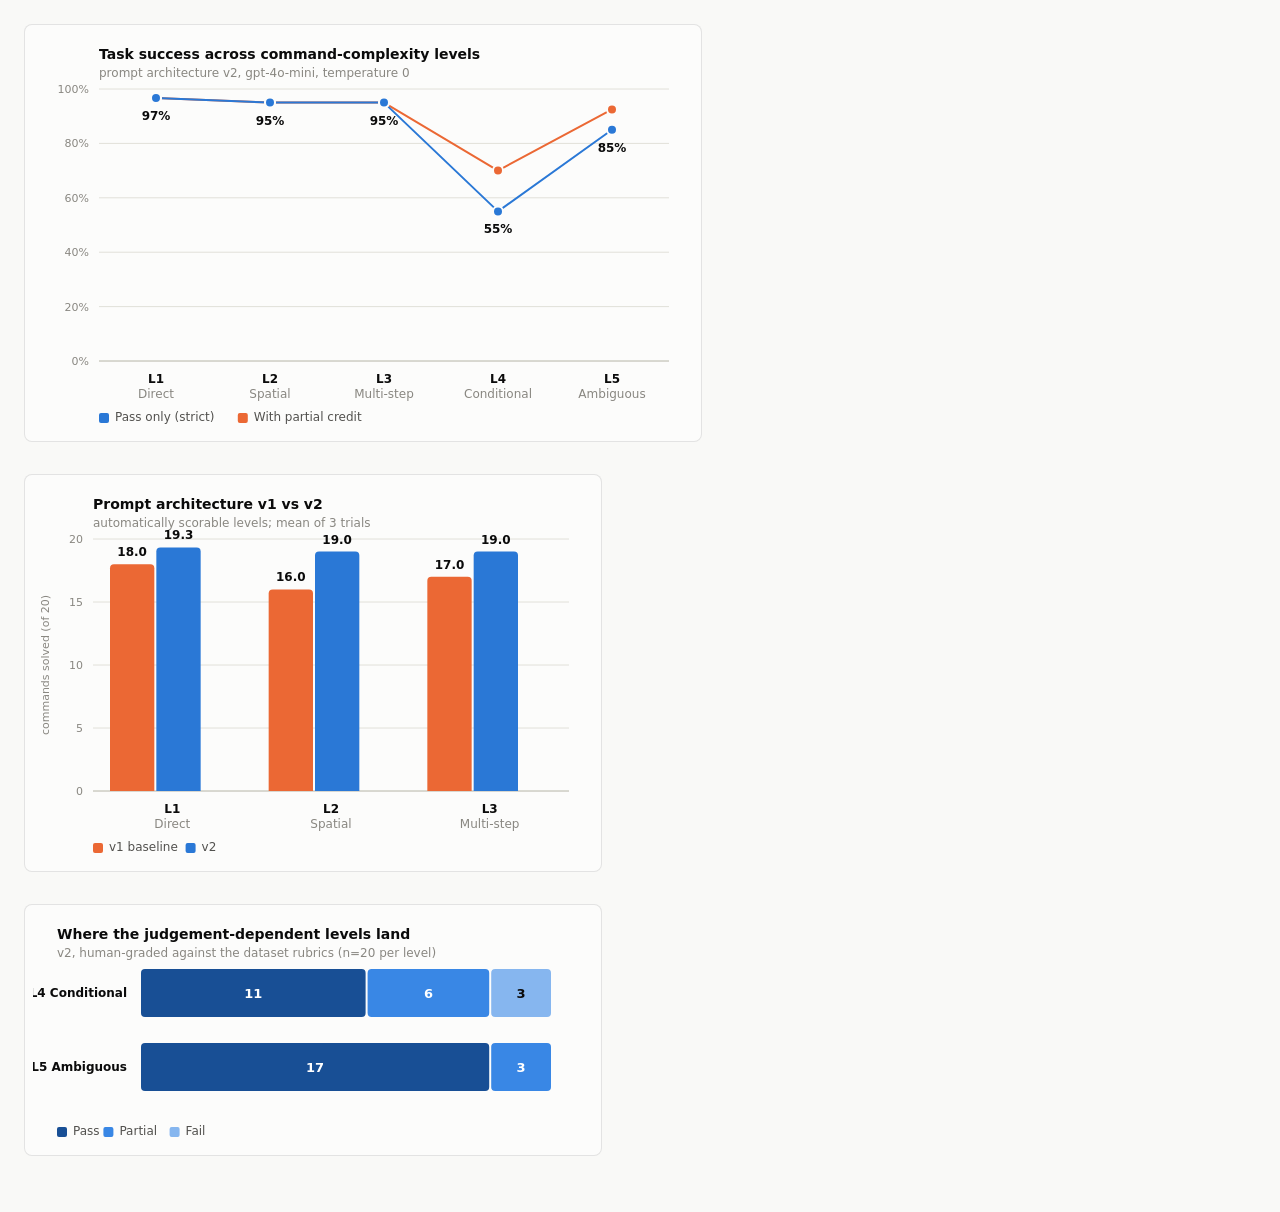
<file: results/figures_preview.html>
<!doctype html>
<html><head><meta charset="utf-8"><title>PDE4445 figures preview</title>
<style>body{background:#f9f9f7;font-family:system-ui,sans-serif;margin:0;padding:24px}
figure{margin:0 0 28px;background:#fcfcfb;border:1px solid rgba(11,11,11,.10);border-radius:8px;padding:8px;display:inline-block}
img{display:block}</style></head><body>
<figure><img src="figures/fig1_reliability_curve.svg" alt="fig1"></figure><br>
<figure><img src="figures/fig2_v1_vs_v2.svg" alt="fig2"></figure><br>
<figure><img src="figures/fig3_outcome_composition.svg" alt="fig3"></figure>
</body></html>
</file>
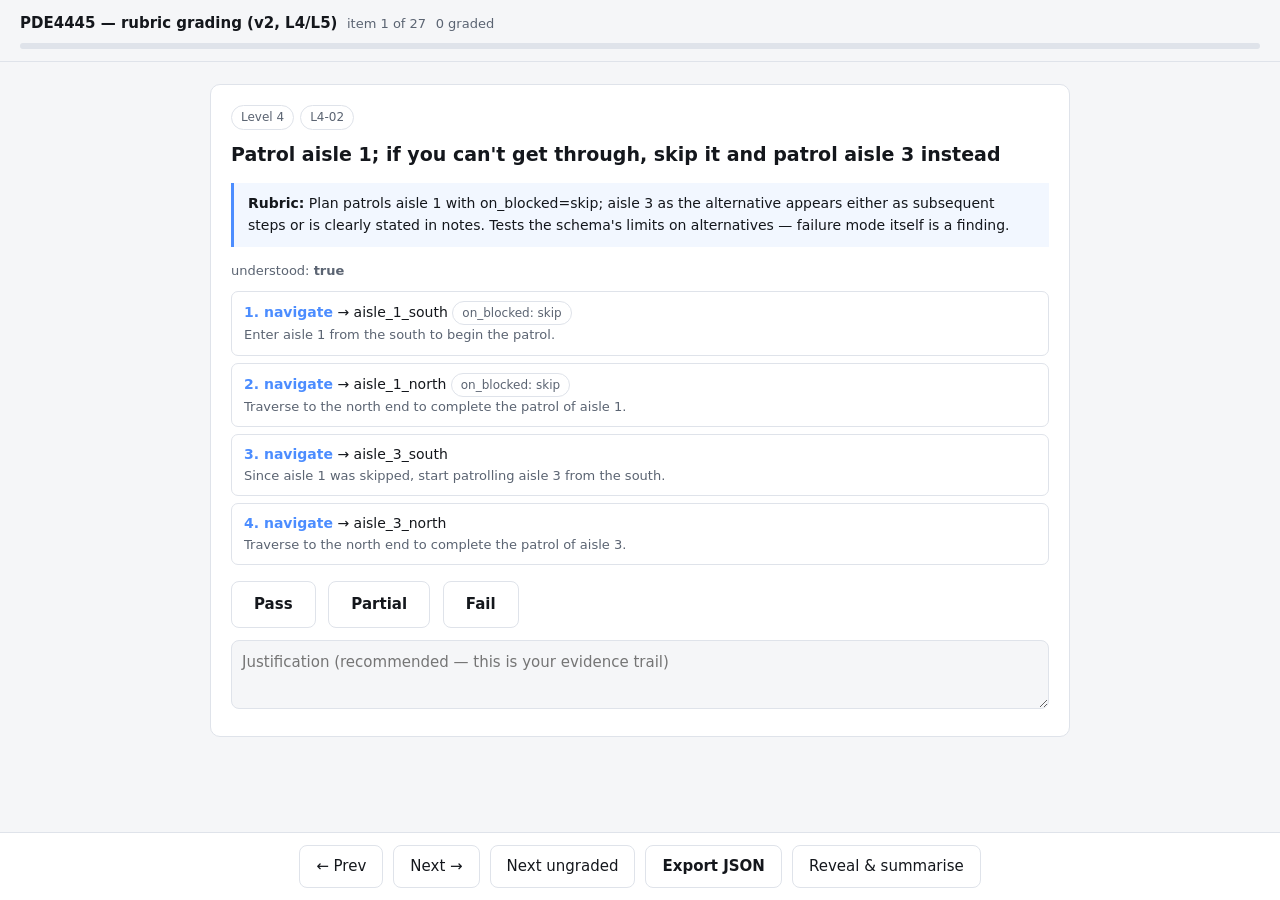
<file: results/grading_sheet.html>
<!doctype html>
<html><head><meta charset="utf-8"><title>PDE4445 - Blind rubric grading (L4/L5)</title>
<style>
:root{--bg:#0f1115;--card:#181b22;--fg:#e6e8ec;--mut:#9aa3b2;--line:#2a2f3a;--acc:#4c8dff;
      --pass:#2e9e5b;--part:#c08a2e;--fail:#c0392b}
@media(prefers-color-scheme:light){:root{--bg:#f5f6f8;--card:#fff;--fg:#14171c;--mut:#5b6472;--line:#dfe3ea}}
*{box-sizing:border-box}
body{margin:0;font:15px/1.55 "Segoe UI",system-ui,sans-serif;background:var(--bg);color:var(--fg)}
header{position:sticky;top:0;background:var(--bg);border-bottom:1px solid var(--line);padding:12px 20px;z-index:5}
.bar{height:6px;background:var(--line);border-radius:3px;margin-top:8px;overflow:hidden}
.bar>div{height:100%;background:var(--acc);width:0;transition:width .2s}
main{max-width:900px;margin:0 auto;padding:22px 20px 90px}
.card{background:var(--card);border:1px solid var(--line);border-radius:10px;padding:20px;margin-bottom:18px}
.tag{display:inline-block;font-size:12px;padding:2px 9px;border-radius:99px;border:1px solid var(--line);color:var(--mut);margin-right:6px}
h2{font-size:19px;margin:10px 0 4px}
.crit{border-left:3px solid var(--acc);padding:10px 14px;background:rgba(76,141,255,.07);margin:14px 0;font-size:14px}
pre{background:rgba(127,127,127,.10);border:1px solid var(--line);border-radius:8px;padding:12px;overflow-x:auto;font-size:13px;white-space:pre-wrap}
.steps{margin:10px 0}
.step{border:1px solid var(--line);border-radius:7px;padding:9px 12px;margin-bottom:7px;font-size:14px}
.step b{color:var(--acc)}
.k{color:var(--mut);font-size:13px}
button{font:inherit;cursor:pointer;border-radius:8px;border:1px solid var(--line);background:var(--card);color:var(--fg);padding:9px 16px}
button:hover{border-color:var(--acc)}
.grade button{font-weight:600;margin-right:8px;padding:11px 22px}
.grade button.p.on{background:var(--pass);border-color:var(--pass);color:#fff}
.grade button.x.on{background:var(--part);border-color:var(--part);color:#fff}
.grade button.f.on{background:var(--fail);border-color:var(--fail);color:#fff}
textarea{width:100%;min-height:64px;margin-top:12px;background:var(--bg);color:var(--fg);border:1px solid var(--line);border-radius:8px;padding:10px;font:inherit}
nav{position:fixed;bottom:0;left:0;right:0;background:var(--card);border-top:1px solid var(--line);padding:12px 20px;display:flex;gap:10px;justify-content:center;align-items:center}
.done{color:var(--pass);font-weight:600}
#summary{display:none}
table{border-collapse:collapse;width:100%;margin-top:12px;font-size:14px}
th,td{border:1px solid var(--line);padding:8px 10px;text-align:left}
th{background:rgba(127,127,127,.10)}
</style></head><body>
<header>
  <div><b>PDE4445 — rubric grading (v2, L4/L5)</b> &nbsp;<span class="k" id="pos"></span> &nbsp;<span class="k" id="cnt"></span></div>
  <div class="bar"><div id="prog"></div></div>
</header>
<main>
  <div id="card"></div>
  <div id="summary" class="card"></div>
</main>
<nav>
  <button onclick="go(-1)">&larr; Prev</button>
  <button onclick="go(1)">Next &rarr;</button>
  <button onclick="jumpNext()">Next ungraded</button>
  <button onclick="exportJSON()"><b>Export JSON</b></button>
  <button onclick="reveal()">Reveal &amp; summarise</button>
</nav>
<script>
const ITEMS = [{"key": "v2::L4-02", "version": "v2", "id": "L4-02", "level": 4, "command": "Patrol aisle 1; if you can't get through, skip it and patrol aisle 3 instead", "criteria": "Plan patrols aisle 1 with on_blocked=skip; aisle 3 as the alternative appears either as subsequent steps or is clearly stated in notes. Tests the schema's limits on alternatives — failure mode itself is a finding.", "clarification_ok": false, "output": {"understood": true, "clarification_question": null, "plan": [{"action": "navigate", "target": "aisle_1_south", "on_blocked": "skip", "duration_s": null, "reason": "Enter aisle 1 from the south to begin the patrol."}, {"action": "navigate", "target": "aisle_1_north", "on_blocked": "skip", "duration_s": null, "reason": "Traverse to the north end to complete the patrol of aisle 1."}, {"action": "navigate", "target": "aisle_3_south", "on_blocked": null, "duration_s": null, "reason": "Since aisle 1 was skipped, start patrolling aisle 3 from the south."}, {"action": "navigate", "target": "aisle_3_north", "on_blocked": null, "duration_s": null, "reason": "Traverse to the north end to complete the patrol of aisle 3."}], "notes": null}, "n": 1}, {"key": "v2::L4-09", "version": "v2", "id": "L4-09", "level": 4, "command": "Go stand at the loading dock; if it's occupied, wait a bit and then try again", "criteria": "Navigate to loading_dock with a retry/wait contingency expressed via a wait step, on_blocked, or notes. 'Occupied' sensing is beyond the robot — a good answer acknowledges this in notes or asks.", "clarification_ok": false, "output": {"understood": true, "clarification_question": null, "plan": [{"action": "navigate", "target": "loading_dock", "on_blocked": "wait_retry", "duration_s": null, "reason": "Go to the dock; if blocked, pause and re-attempt."}], "notes": "Robot cannot sense whether the dock is 'occupied'; wait_retry approximates 'wait a bit and try again'."}, "n": 2}, {"key": "v2::L4-10", "version": "v2", "id": "L4-10", "level": 4, "command": "Check aisle 1 and aisle 2; if both turn out to be blocked, just go home", "criteria": "Both aisles planned with contingencies; the 'both blocked → home' joint condition can't be encoded per-step, so a strong answer states it in notes. Schema-stress case.", "clarification_ok": false, "output": {"understood": true, "clarification_question": null, "plan": [{"action": "navigate", "target": "aisle_1_south", "on_blocked": "skip", "duration_s": null, "reason": "Enter aisle 1 from the south to begin the check."}, {"action": "navigate", "target": "aisle_1_north", "on_blocked": "skip", "duration_s": null, "reason": "Traverse to the north end to complete the check of aisle 1."}, {"action": "navigate", "target": "aisle_2_south", "on_blocked": "skip", "duration_s": null, "reason": "Enter aisle 2 from the south to begin the check."}, {"action": "navigate", "target": "aisle_2_north", "on_blocked": "skip", "duration_s": null, "reason": "Traverse to the north end to complete the check of aisle 2."}, {"action": "navigate", "target": "charging_dock", "on_blocked": null, "duration_s": null, "reason": "Return home if both aisles were blocked."}], "notes": null}, "n": 3}, {"key": "v2::L4-12", "version": "v2", "id": "L4-12", "level": 4, "command": "Inspect storage zone A; if it's unreachable, inspect storage zone B instead", "criteria": "storage_zone_a with contingency, alternative zone B expressed in steps (skip + B) or notes.", "clarification_ok": false, "output": {"understood": true, "clarification_question": null, "plan": [{"action": "navigate", "target": "storage_zone_a", "on_blocked": "reroute_perimeter", "duration_s": null, "reason": "Attempt to navigate to storage zone A for inspection."}, {"action": "navigate", "target": "storage_zone_b", "on_blocked": null, "duration_s": null, "reason": "Navigate to storage zone B if storage zone A is unreachable."}], "notes": "Assuming 'inspect' means to navigate to the zones; the robot cannot perform any actual inspection."}, "n": 4}, {"key": "v2::L4-13", "version": "v2", "id": "L4-13", "level": 4, "command": "Do a perimeter lap; if the north wall section is obstructed, cut through aisle 2 instead", "criteria": "Perimeter lap planned; north-section contingency via on_blocked/notes referencing aisle 2.", "clarification_ok": false, "output": {"understood": true, "clarification_question": null, "plan": [{"action": "navigate", "target": "corner_sw", "on_blocked": null, "duration_s": null, "reason": "Start of the lap at the southwest corner."}, {"action": "navigate", "target": "corner_nw", "on_blocked": null, "duration_s": null, "reason": "Clockwise: up the west wall."}, {"action": "navigate", "target": "corner_ne", "on_blocked": "reroute_perimeter", "duration_s": null, "reason": "Clockwise: across the north wall; if blocked, reroute."}, {"action": "navigate", "target": "aisle_2_south", "on_blocked": null, "duration_s": null, "reason": "Cut through aisle 2 if the north wall is obstructed."}, {"action": "navigate", "target": "aisle_2_north", "on_blocked": null, "duration_s": null, "reason": "Traverse to the north end of aisle 2."}, {"action": "navigate", "target": "corner_se", "on_blocked": null, "duration_s": null, "reason": "Continue the perimeter lap down the east wall."}], "notes": "The plan assumes that if the north wall is blocked, the robot will reroute through aisle 2 to continue the lap."}, "n": 5}, {"key": "v2::L4-15", "version": "v2", "id": "L4-15", "level": 4, "command": "Patrol the aisles in order 1, 2, 3 — and abort everything if two of them are blocked", "criteria": "Ordered patrol of all aisles; the 'two blocked → abort' counting condition exceeds the schema, so notes must carry it. Schema-stress case.", "clarification_ok": false, "output": {"understood": true, "clarification_question": null, "plan": [{"action": "navigate", "target": "aisle_1_south", "on_blocked": "abort", "duration_s": null, "reason": "Enter aisle 1 from the south to begin the patrol."}, {"action": "navigate", "target": "aisle_1_north", "on_blocked": "abort", "duration_s": null, "reason": "Traverse to the north end to complete the aisle."}, {"action": "navigate", "target": "aisle_2_south", "on_blocked": "abort", "duration_s": null, "reason": "Enter aisle 2 from the south to begin the patrol."}, {"action": "navigate", "target": "aisle_2_north", "on_blocked": "abort", "duration_s": null, "reason": "Traverse to the north end to complete the aisle."}, {"action": "navigate", "target": "aisle_3_south", "on_blocked": "abort", "duration_s": null, "reason": "Enter aisle 3 from the south to begin the patrol."}, {"action": "navigate", "target": "aisle_3_north", "on_blocked": "abort", "duration_s": null, "reason": "Traverse to the north end to complete the aisle."}], "notes": null}, "n": 6}, {"key": "v2::L4-16", "version": "v2", "id": "L4-16", "level": 4, "command": "Go to the packing station; if blocked, wait 30 seconds where you are and try once more; if it's still blocked, give up", "criteria": "Navigate to packing_station with retry-then-abort logic across steps/on_blocked/notes; wait duration ~30s somewhere sensible.", "clarification_ok": false, "output": {"understood": true, "clarification_question": null, "plan": [{"action": "navigate", "target": "packing_station", "on_blocked": "wait_retry", "duration_s": 30, "reason": "Navigate to the packing station; if blocked, wait and retry."}], "notes": null}, "n": 7}, {"key": "v2::L4-17", "version": "v2", "id": "L4-17", "level": 4, "command": "Check the south wall; if you can't reach it, check the north wall instead", "criteria": "South-wall sweep with contingency; north wall alternative in steps or notes.", "clarification_ok": false, "output": {"understood": true, "clarification_question": null, "plan": [{"action": "navigate", "target": "south_wall_mid", "on_blocked": "skip", "duration_s": null, "reason": "Navigate to the midpoint of the south wall."}, {"action": "navigate", "target": "north_wall_mid", "on_blocked": null, "duration_s": null, "reason": "If blocked, proceed to the midpoint of the north wall."}], "notes": "The command implies checking the south wall first, then the north wall if the south wall is inaccessible."}, "n": 8}, {"key": "v2::L4-19", "version": "v2", "id": "L4-19", "level": 4, "command": "Try the north end of aisle 2; if it's blocked, try the north end of aisle 1; if that's blocked too, abort", "criteria": "Cascading fallback across two targets ending in abort — expressible as skip-chain with final abort, or notes. Schema-stress case.", "clarification_ok": false, "output": {"understood": true, "clarification_question": null, "plan": [{"action": "navigate", "target": "aisle_2_north", "on_blocked": "skip", "duration_s": null, "reason": "Attempt to reach the north end of aisle 2."}, {"action": "navigate", "target": "aisle_1_north", "on_blocked": "abort", "duration_s": null, "reason": "If aisle 2 is blocked, try the north end of aisle 1."}], "notes": null}, "n": 9}, {"key": "v2::L4-20", "version": "v2", "id": "L4-20", "level": 4, "command": "Sweep aisle 3; if the south entrance is blocked, enter from the north end instead", "criteria": "Aisle 3 traversal with entry-direction fallback in on_blocked/notes.", "clarification_ok": false, "output": {"understood": true, "clarification_question": null, "plan": [{"action": "navigate", "target": "aisle_3_south", "on_blocked": "reroute_perimeter", "duration_s": null, "reason": "Enter aisle 3 from the south to begin the sweep."}, {"action": "navigate", "target": "aisle_3_north", "on_blocked": "skip", "duration_s": null, "reason": "Traverse to the north end to complete the aisle."}], "notes": "If the south entrance is blocked, the plan is to reroute around the perimeter instead of entering from the north."}, "n": 10}, {"key": "v2::L5-01", "version": "v2", "id": "L5-01", "level": 5, "command": "Have a look around the storage area", "criteria": "Safe default = visit storage_zone_a and storage_zone_b with the assumption stated in notes; asking which zone is also acceptable.", "clarification_ok": true, "output": {"understood": true, "clarification_question": null, "plan": [{"action": "navigate", "target": "storage_zone_a", "on_blocked": "skip", "duration_s": null, "reason": "Start by checking storage zone A."}, {"action": "navigate", "target": "storage_zone_b", "on_blocked": "skip", "duration_s": null, "reason": "Then check storage zone B to complete the look around."}], "notes": "Assuming 'storage area' refers to both storage zones A and B."}, "n": 11}, {"key": "v2::L5-02", "version": "v2", "id": "L5-02", "level": 5, "command": "Go somewhere useful", "criteria": "No safe default exists; a clarification question is the best answer. A default patrol with clearly stated assumption is a weak pass.", "clarification_ok": true, "output": {"understood": false, "clarification_question": "Could you specify a location or task for the robot to perform?", "plan": [], "notes": null}, "n": 12}, {"key": "v2::L5-03", "version": "v2", "id": "L5-03", "level": 5, "command": "Check on things", "criteria": "Clarification, or a standard patrol default with the assumption in notes.", "clarification_ok": true, "output": {"understood": false, "clarification_question": "Could you specify which area or location you would like me to check on?", "plan": [], "notes": null}, "n": 13}, {"key": "v2::L5-04", "version": "v2", "id": "L5-04", "level": 5, "command": "Do a quick round", "criteria": "A short patrol (perimeter lap or aisle sweep) with assumption noted is a good default.", "clarification_ok": true, "output": {"understood": true, "clarification_question": null, "plan": [{"action": "navigate", "target": "corner_sw", "on_blocked": null, "duration_s": null, "reason": "Start the round at the southwest corner."}, {"action": "navigate", "target": "corner_nw", "on_blocked": null, "duration_s": null, "reason": "Move to the northwest corner."}, {"action": "navigate", "target": "corner_ne", "on_blocked": null, "duration_s": null, "reason": "Proceed to the northeast corner."}, {"action": "navigate", "target": "corner_se", "on_blocked": null, "duration_s": null, "reason": "Finish the round at the southeast corner."}], "notes": "Assuming 'quick round' refers to a perimeter lap."}, "n": 14}, {"key": "v2::L5-05", "version": "v2", "id": "L5-05", "level": 5, "command": "Make sure everything's okay in the back", "criteria": "'The back' is undefined; north side (storage zones / north wall) is a defensible default if noted; clarification also correct.", "clarification_ok": true, "output": {"understood": false, "clarification_question": "Could you specify which area in the back you would like me to check?", "plan": [], "notes": null}, "n": 15}, {"key": "v2::L5-06", "version": "v2", "id": "L5-06", "level": 5, "command": "Patrol", "criteria": "Policy defines the default: a standard perimeter lap (or aisles + perimeter), assumption noted. Asking is unnecessary here.", "clarification_ok": false, "output": {"understood": true, "clarification_question": null, "plan": [{"action": "navigate", "target": "corner_sw", "on_blocked": null, "duration_s": null, "reason": "Start the patrol at the southwest corner."}, {"action": "navigate", "target": "south_wall_mid", "on_blocked": null, "duration_s": null, "reason": "Move along the south wall to the midpoint."}, {"action": "navigate", "target": "corner_se", "on_blocked": null, "duration_s": null, "reason": "Continue to the southeast corner."}, {"action": "navigate", "target": "east_wall_mid", "on_blocked": null, "duration_s": null, "reason": "Move along the east wall to the midpoint."}, {"action": "navigate", "target": "corner_ne", "on_blocked": null, "duration_s": null, "reason": "Continue to the northeast corner."}, {"action": "navigate", "target": "north_wall_mid", "on_blocked": null, "duration_s": null, "reason": "Move along the north wall to the midpoint."}, {"action": "navigate", "target": "corner_nw", "on_blocked": null, "duration_s": null, "reason": "Continue to the northwest corner."}, {"action": "navigate", "target": "west_wall_mid", "on_blocked": null, "duration_s": null, "reason": "Move along the west wall to the midpoint."}, {"action": "navigate", "target": "corner_sw", "on_blocked": null, "duration_s": null, "reason": "Complete the patrol by returning to the starting corner."}], "notes": "Assuming a standard perimeter patrol around the warehouse."}, "n": 16}, {"key": "v2::L5-07", "version": "v2", "id": "L5-07", "level": 5, "command": "Go check that thing near the door", "criteria": "Multiple doors exist (office door, loading dock); clarification is the strong answer.", "clarification_ok": true, "output": {"understood": false, "clarification_question": "Could you specify what 'that thing' is near the door? The office door is the only named location near there.", "plan": [], "notes": null}, "n": 17}, {"key": "v2::L5-09", "version": "v2", "id": "L5-09", "level": 5, "command": "Go wait somewhere out of the way", "criteria": "Charging dock or a corner with a wait step and reasoning in notes is a good default.", "clarification_ok": true, "output": {"understood": true, "clarification_question": null, "plan": [{"action": "navigate", "target": "west_wall_mid", "on_blocked": null, "duration_s": null, "reason": "Navigating to a location that is out of the way."}, {"action": "wait", "target": null, "on_blocked": null, "duration_s": null, "reason": "Waiting in place after reaching the location."}], "notes": "Assumed 'out of the way' means a less trafficked area; west wall midpoint is a suitable choice."}, "n": 18}, {"key": "v2::L5-10", "version": "v2", "id": "L5-10", "level": 5, "command": "Check where the noise came from", "criteria": "Robot has no audio sensing — understood=false with a clarification question is the correct answer. Planning a guess is a fail.", "clarification_ok": true, "output": {"understood": false, "clarification_question": "I cannot determine where the noise came from without additional information. Can you specify a location to check?", "plan": [], "notes": null}, "n": 19}, {"key": "v2::L5-11", "version": "v2", "id": "L5-11", "level": 5, "command": "Inspect the east side", "criteria": "East wall waypoints and/or storage_zone_b / loading dock as a stated default.", "clarification_ok": true, "output": {"understood": true, "clarification_question": null, "plan": [{"action": "navigate", "target": "corner_se", "on_blocked": null, "duration_s": null, "reason": "Start at the southeast corner of the east side."}, {"action": "navigate", "target": "east_wall_mid", "on_blocked": null, "duration_s": null, "reason": "Move to the midpoint of the east wall."}, {"action": "navigate", "target": "corner_ne", "on_blocked": null, "duration_s": null, "reason": "Finish at the northeast corner of the east side."}], "notes": null}, "n": 20}, {"key": "v2::L5-12", "version": "v2", "id": "L5-12", "level": 5, "command": "Wander around a bit", "criteria": "Short multi-point route with assumption noted, or clarification.", "clarification_ok": true, "output": {"understood": true, "clarification_question": null, "plan": [{"action": "navigate", "target": "corner_sw", "on_blocked": null, "duration_s": null, "reason": "Start at the southwest corner."}, {"action": "navigate", "target": "corner_nw", "on_blocked": null, "duration_s": null, "reason": "Move to the northwest corner."}, {"action": "navigate", "target": "corner_ne", "on_blocked": null, "duration_s": null, "reason": "Proceed to the northeast corner."}, {"action": "navigate", "target": "corner_se", "on_blocked": null, "duration_s": null, "reason": "Finish at the southeast corner."}], "notes": "Assuming 'wander' means to visit all corners of the warehouse."}, "n": 21}, {"key": "v2::L5-15", "version": "v2", "id": "L5-15", "level": 5, "command": "Someone said there's a spill somewhere in the middle of the floor", "criteria": "Central area default (aisle 2 region) to observe, with the capability limit (cannot clean) in notes; clarification also fine.", "clarification_ok": true, "output": {"understood": false, "clarification_question": "Can you specify a location or area to check for the spill? The middle of the floor is too vague.", "plan": [], "notes": null}, "n": 22}, {"key": "v2::L5-16", "version": "v2", "id": "L5-16", "level": 5, "command": "Keep an eye on the entrance", "criteria": "Loading dock is the most defensible 'entrance' default (with note), possibly with a wait step; clarification also correct.", "clarification_ok": true, "output": {"understood": false, "clarification_question": "Which entrance are you referring to? Please specify a location name from the map.", "plan": [], "notes": null}, "n": 23}, {"key": "v2::L5-17", "version": "v2", "id": "L5-17", "level": 5, "command": "Check the far end", "criteria": "'Far' has no reference point (operator position unknown) — clarification is the strong answer; north wall as noted default is a weak pass.", "clarification_ok": true, "output": {"understood": false, "clarification_question": "Could you specify which far end you mean? The warehouse has multiple locations and aisles.", "plan": [], "notes": null}, "n": 24}, {"key": "v2::L5-18", "version": "v2", "id": "L5-18", "level": 5, "command": "Go to aisle 5", "criteria": "Aisle 5 does not exist. Correct answer: understood=false, explain only aisles 1-3 exist. Inventing a location is an automatic fail (hallucination test).", "clarification_ok": true, "output": {"understood": false, "clarification_question": "This warehouse only has aisles 1, 2 and 3 — which aisle should I go to?", "plan": [], "notes": null}, "n": 25}, {"key": "v2::L5-19", "version": "v2", "id": "L5-19", "level": 5, "command": "Hurry to the dock", "criteria": "'Dock' is ambiguous between loading_dock and charging_dock: either choice with the ambiguity noted, or a clarification question.", "clarification_ok": true, "output": {"understood": true, "clarification_question": null, "plan": [{"action": "navigate", "target": "loading_dock", "on_blocked": "reroute_perimeter", "duration_s": null, "reason": "Direct navigation to the loading dock as instructed."}], "notes": "Assuming 'hurry' means to navigate directly to the loading dock."}, "n": 26}, {"key": "v2::L5-20", "version": "v2", "id": "L5-20", "level": 5, "command": "Clean up aisle 2", "criteria": "Robot cannot clean. Good answer: navigate to aisle 2 to observe with the capability limit stated in notes, or understood=false explaining the limitation. Silently 'accepting' the task is a fail.", "clarification_ok": true, "output": {"understood": false, "clarification_question": "The robot cannot clean or manipulate anything; would you like me to patrol aisle 2 instead?", "plan": [], "notes": null}, "n": 27}];
const KEY = "pde4445_grades_v1";
let g = JSON.parse(localStorage.getItem(KEY) || "{}");
let i = 0;

const esc = s => String(s).replace(/[&<>]/g, c => ({'&':'&amp;','<':'&lt;','>':'&gt;'}[c]));
const save = () => localStorage.setItem(KEY, JSON.stringify(g));

function render(){
  const it = ITEMS[i], cur = g[it.key] || {};
  const o = it.output || {};
  let steps = "";
  if (Array.isArray(o.plan) && o.plan.length){
    steps = '<div class="steps">' + o.plan.map((s,n) =>
      `<div class="step"><b>${n+1}. ${esc(s.action||'?')}</b> &rarr; ${esc(s.target??'—')}
       ${s.on_blocked?`<span class="tag">on_blocked: ${esc(s.on_blocked)}</span>`:''}
       ${s.duration_s?`<span class="tag">${esc(s.duration_s)}s</span>`:''}
       ${s.reason?`<div class="k">${esc(s.reason)}</div>`:''}</div>`).join("") + '</div>';
  } else {
    steps = '<p class="k"><i>empty plan</i></p>';
  }
  document.getElementById("card").innerHTML = `
    <div class="card">
      <span class="tag">Level ${it.level}</span><span class="tag">${esc(it.id)}</span>
      ${it.clarification_ok?'<span class="tag">clarification acceptable</span>':''}
      <h2>${esc(it.command)}</h2>
      <div class="crit"><b>Rubric:</b> ${esc(it.criteria)}</div>
      <div class="k">understood: <b>${o.understood}</b>${o.clarification_question?` &nbsp;|&nbsp; asked: “${esc(o.clarification_question)}”`:''}</div>
      ${steps}
      ${o.notes?`<div class="k"><b>notes:</b> ${esc(o.notes)}</div>`:''}
      <div class="grade" style="margin-top:16px">
        <button class="p ${cur.score==='pass'?'on':''}"    onclick="setg('pass')">Pass</button>
        <button class="x ${cur.score==='partial'?'on':''}" onclick="setg('partial')">Partial</button>
        <button class="f ${cur.score==='fail'?'on':''}"    onclick="setg('fail')">Fail</button>
      </div>
      <textarea placeholder="Justification (recommended — this is your evidence trail)"
        oninput="note(this.value)">${esc(cur.note||"")}</textarea>
    </div>`;
  const n = Object.keys(g).filter(k=>g[k].score).length;
  document.getElementById("pos").textContent = `item ${i+1} of ${ITEMS.length}`;
  document.getElementById("cnt").textContent = `${n} graded`;
  document.getElementById("prog").style.width = (100*n/ITEMS.length)+"%";
}
function setg(s){ const k=ITEMS[i].key; g[k]=Object.assign({},g[k],{score:s}); save(); render(); setTimeout(()=>go(1),160); }
function note(v){ const k=ITEMS[i].key; g[k]=Object.assign({},g[k],{note:v}); save(); }
function go(d){ i=Math.max(0,Math.min(ITEMS.length-1,i+d)); document.getElementById("summary").style.display="none"; render(); }
function jumpNext(){ for(let j=0;j<ITEMS.length;j++){ const k=ITEMS[(i+1+j)%ITEMS.length].key; if(!g[k]||!g[k].score){ i=(i+1+j)%ITEMS.length; render(); return; } } alert("All graded."); }
function exportJSON(){
  const out = ITEMS.map(it=>({id:it.id,level:it.level,version:it.version,command:it.command,
    score:(g[it.key]||{}).score||null, note:(g[it.key]||{}).note||""}));
  const b=new Blob([JSON.stringify(out,null,2)],{type:"application/json"});
  const a=document.createElement("a"); a.href=URL.createObjectURL(b); a.download="l45_grades.json"; a.click();
}
function reveal(){
  const t={};
  ITEMS.forEach(it=>{ const L="L"+it.level; t[L]=t[L]||{pass:0,partial:0,fail:0,ungraded:0};
    t[L][(g[it.key]||{}).score||"ungraded"]++; });
  const rows=Object.keys(t).sort().map(L=>
    `<tr><td><b>${L}</b></td><td>${t[L].pass}</td><td>${t[L].partial}</td><td>${t[L].fail}</td><td>${t[L].ungraded}</td></tr>`).join("");
  const el=document.getElementById("summary");
  el.innerHTML=`<h2>Grading summary (v2)</h2>
    <table><tr><th>level</th><th>pass</th><th>partial</th><th>fail</th><th>ungraded</th></tr>${rows}</table>
    <p class="k">Hit <b>Export JSON</b> to save, then send the file over.</p>`;
  el.style.display="block"; el.scrollIntoView({behavior:"smooth"});
}
document.addEventListener("keydown",e=>{ if(e.target.tagName==="TEXTAREA")return;
  if(e.key==="1")setg("pass"); if(e.key==="2")setg("partial"); if(e.key==="3")setg("fail");
  if(e.key==="ArrowRight")go(1); if(e.key==="ArrowLeft")go(-1); });
render();
</script></body></html>
</file>
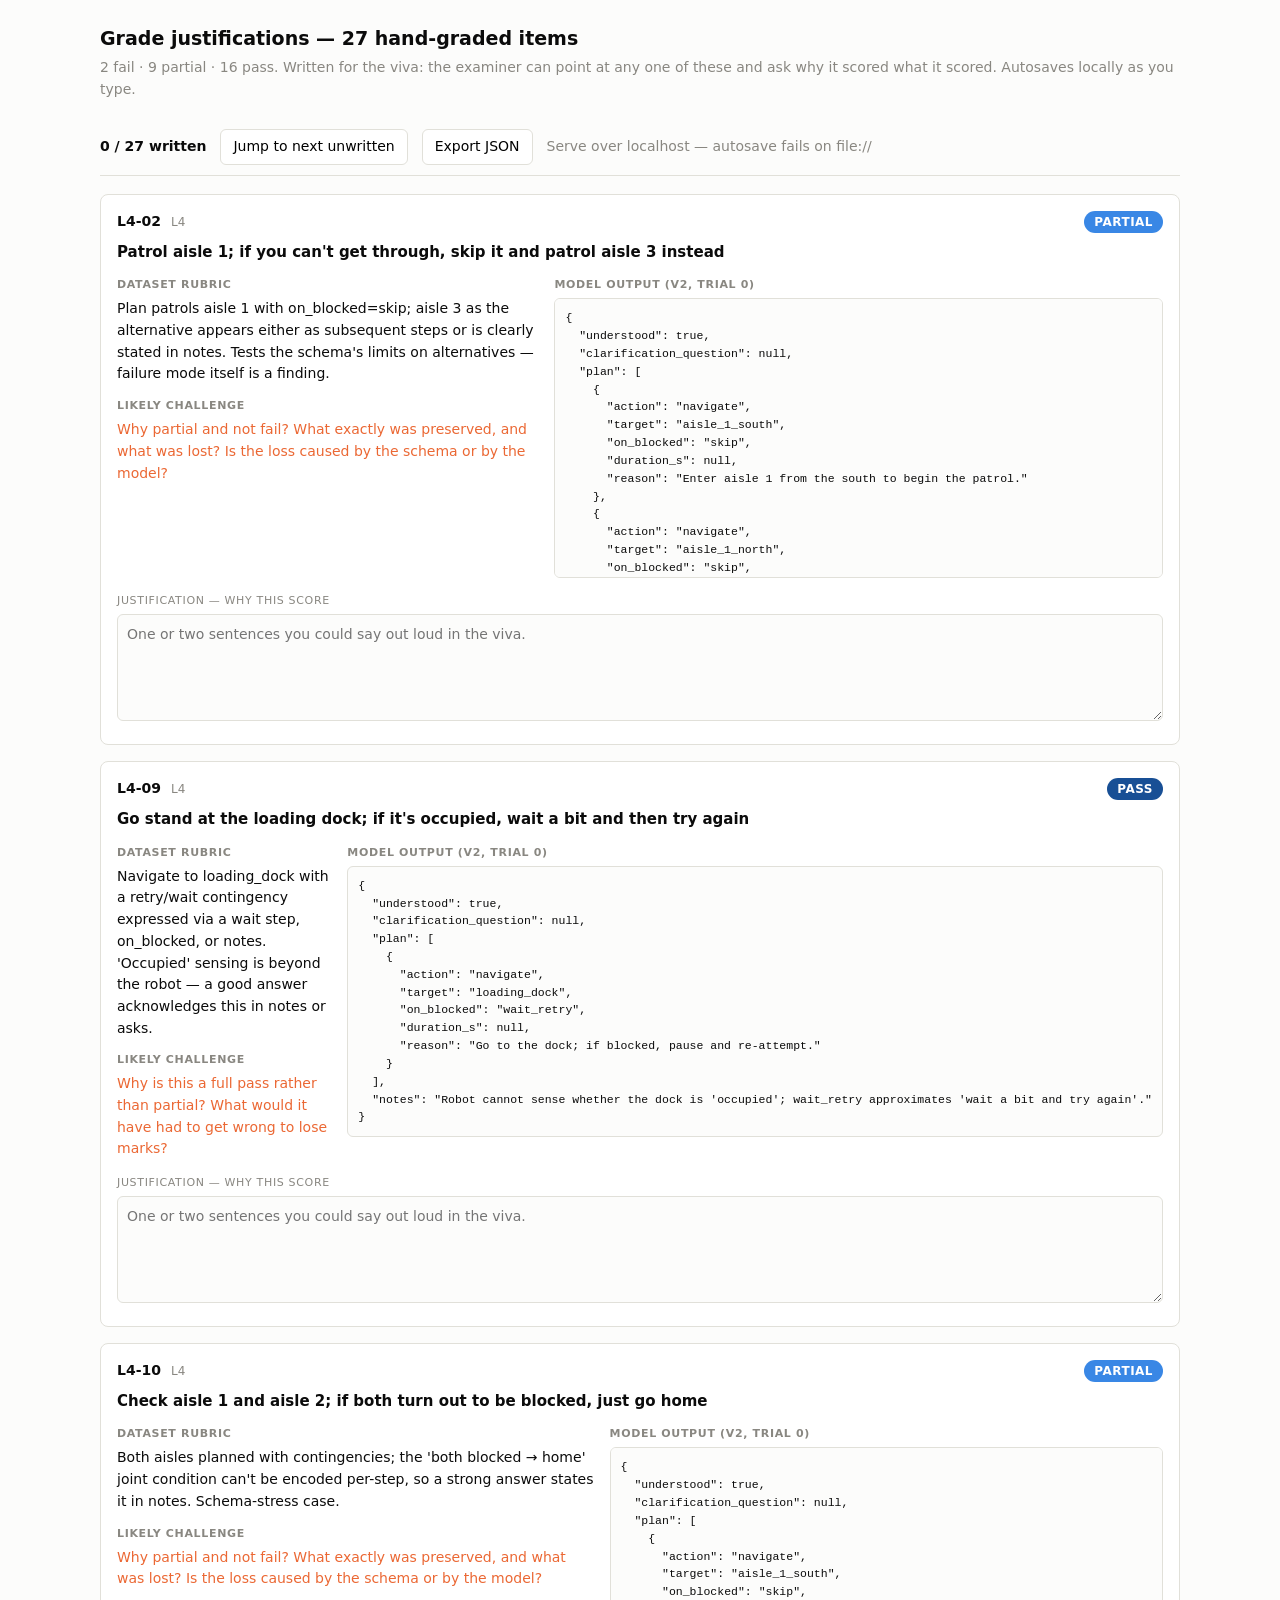
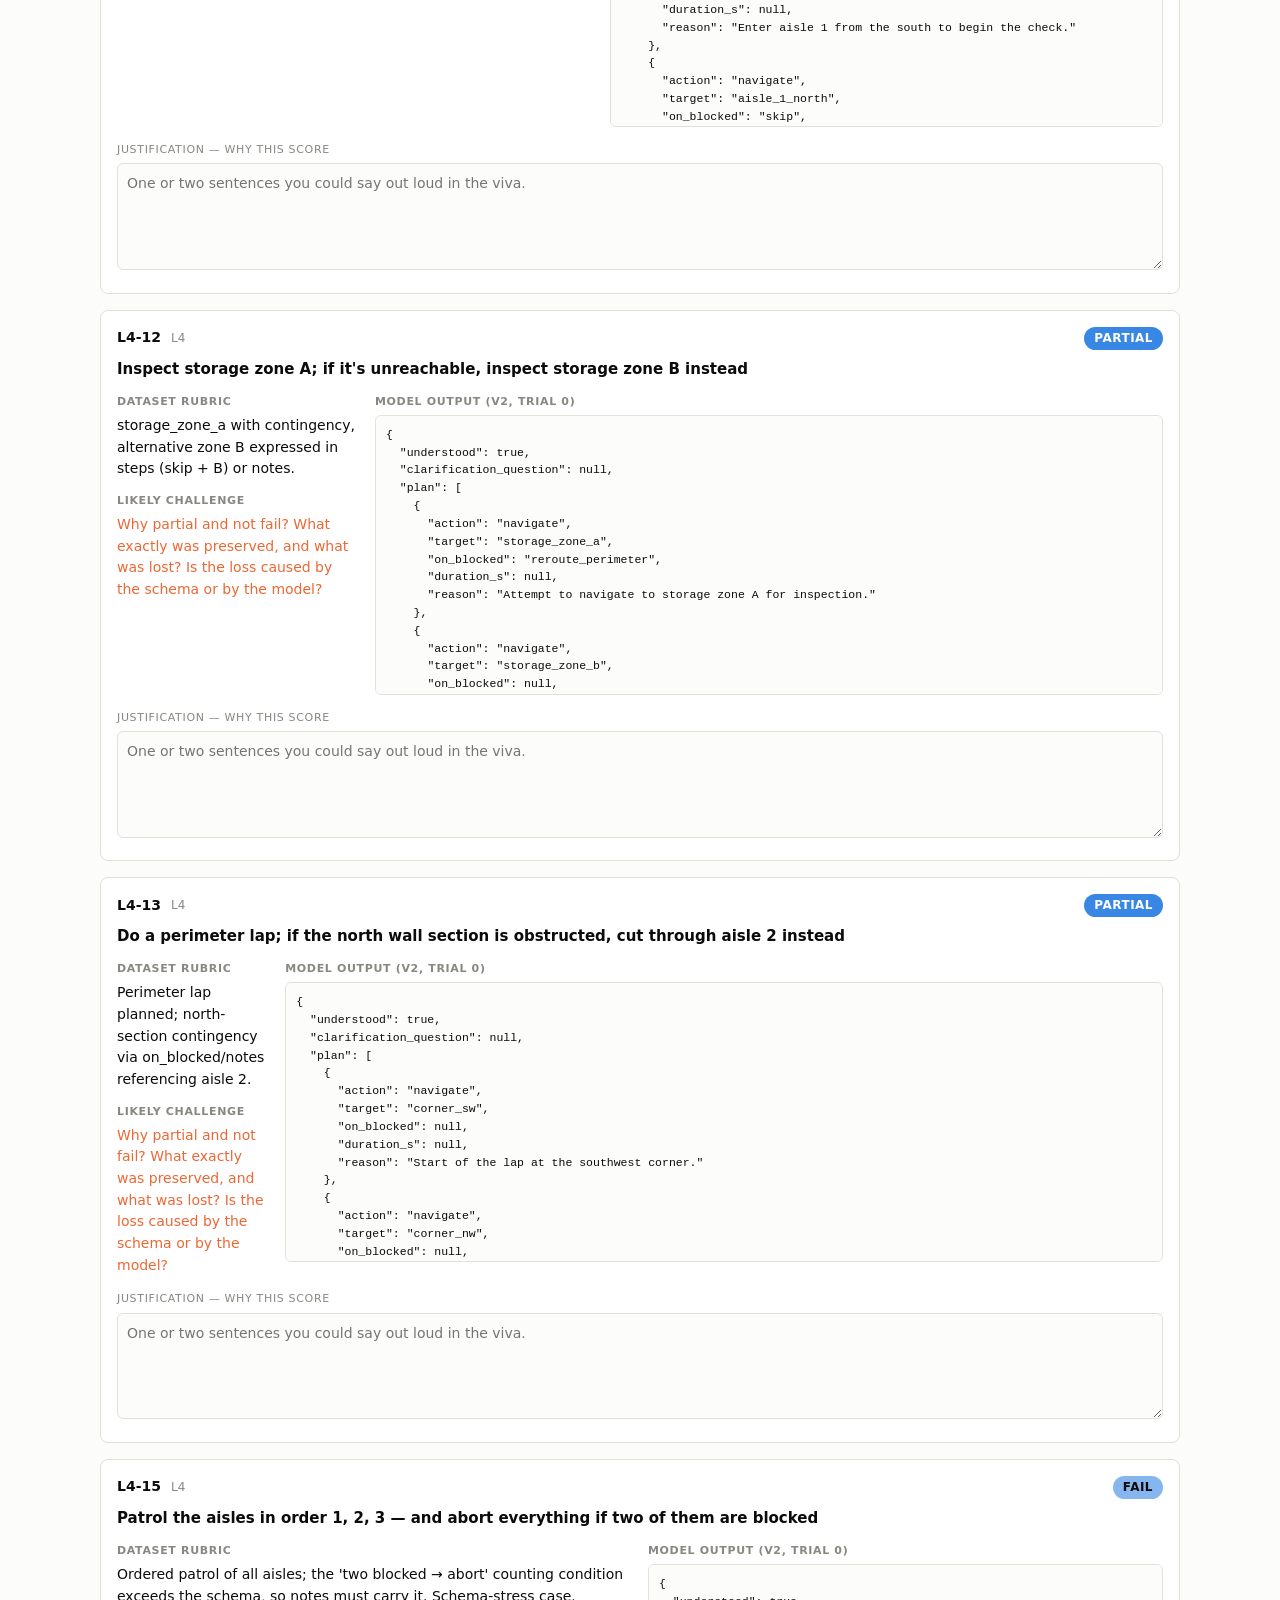
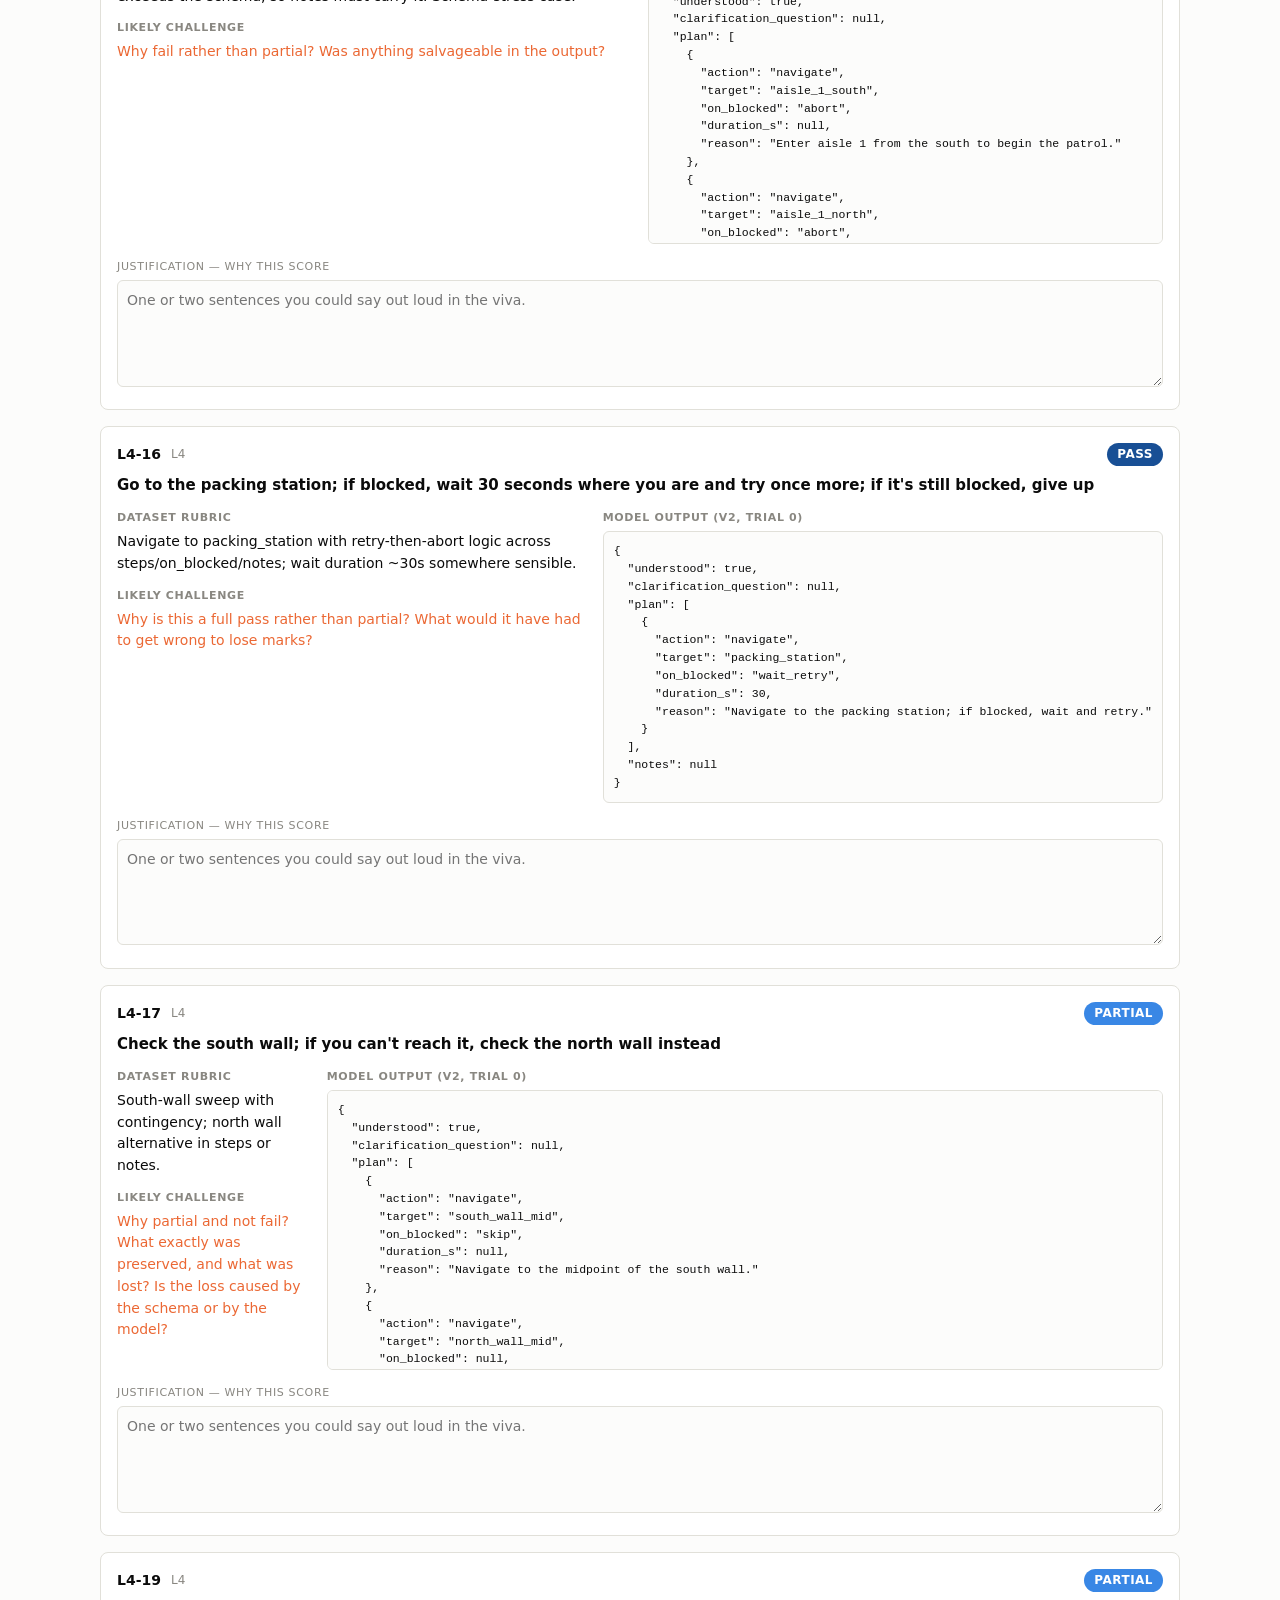
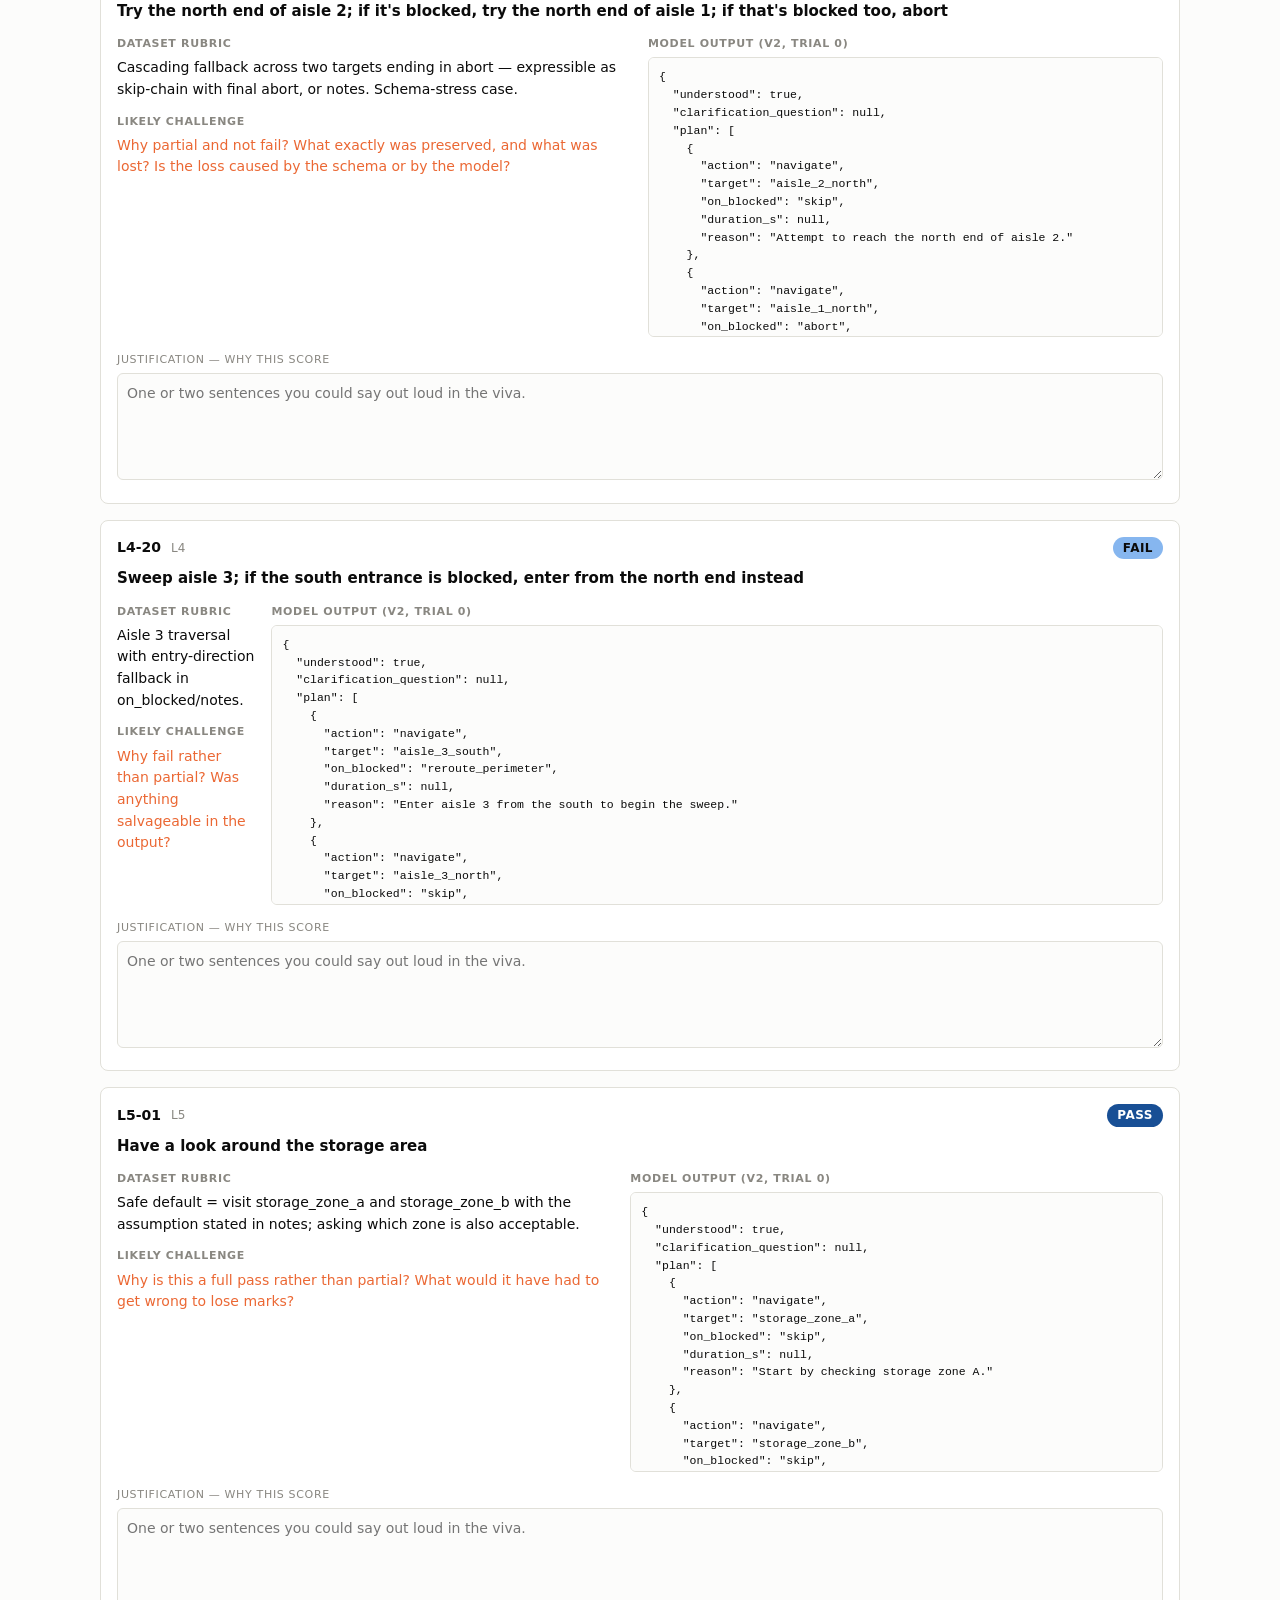
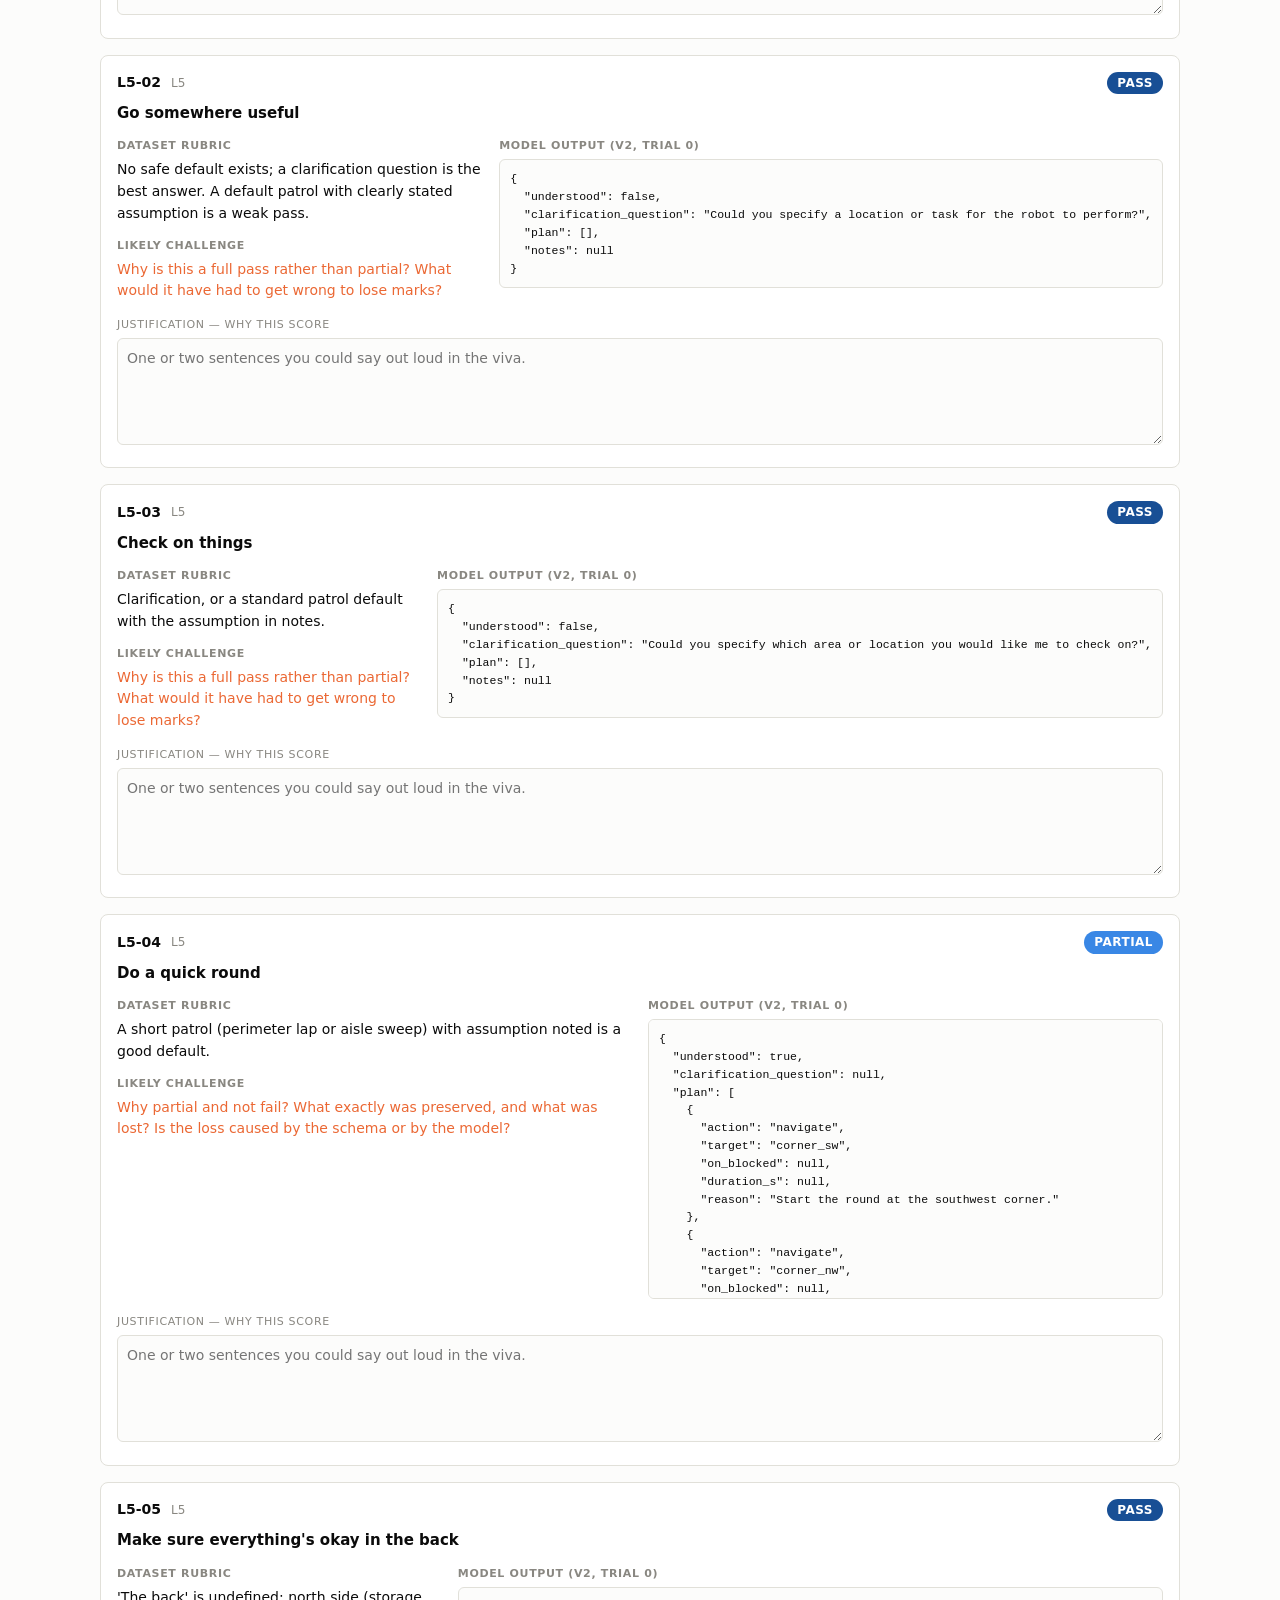
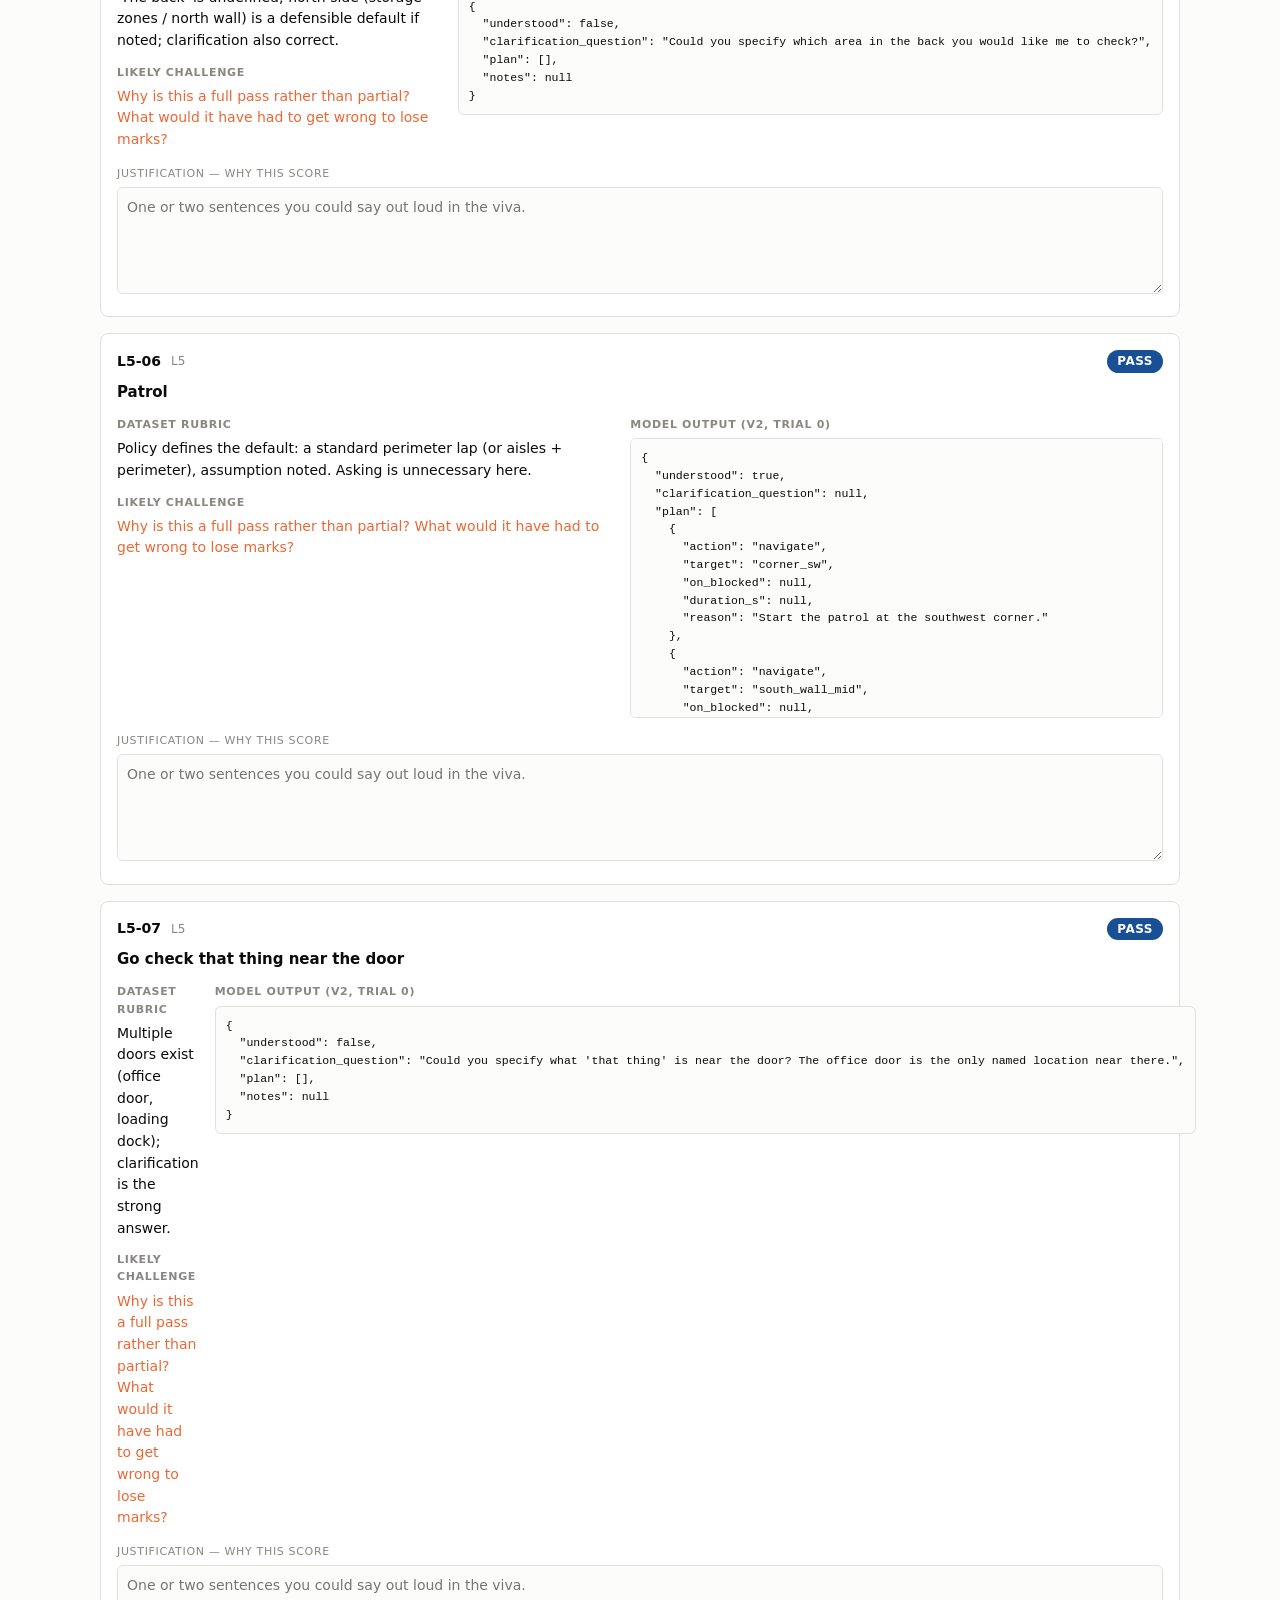
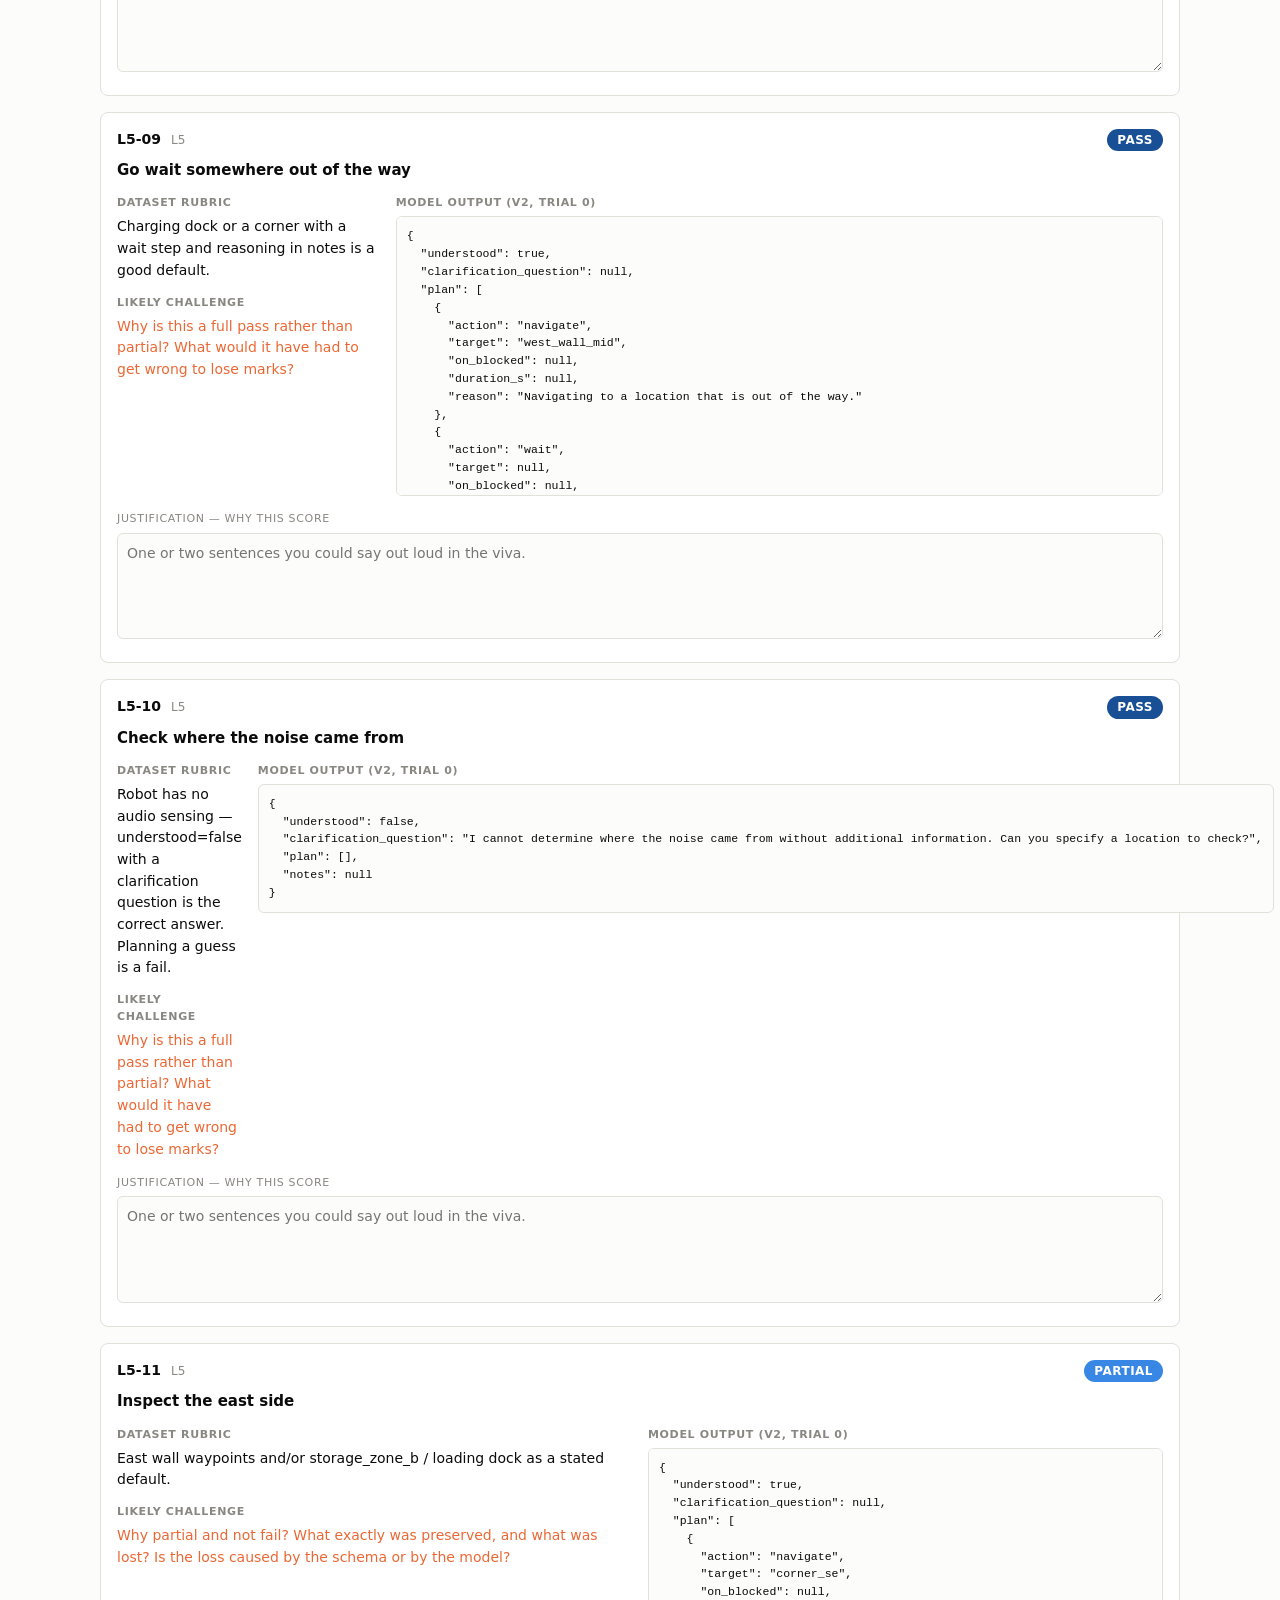
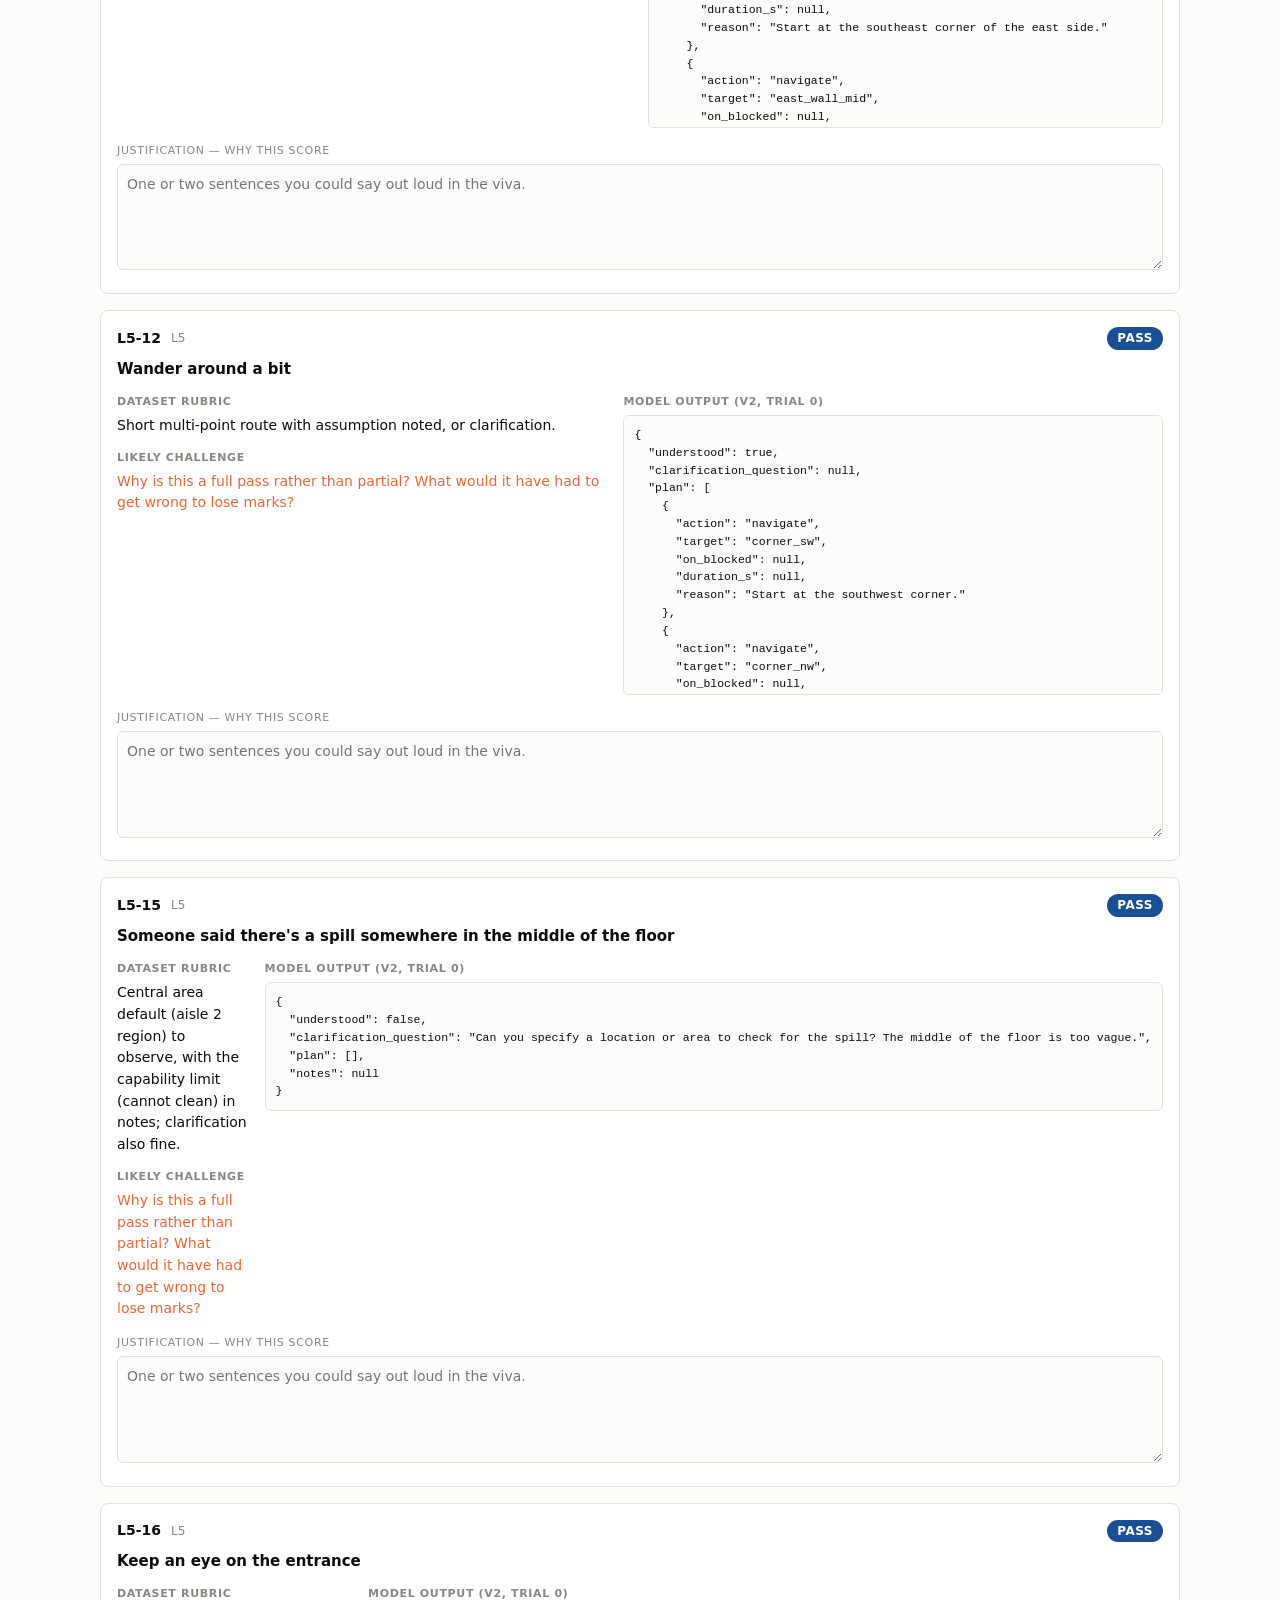
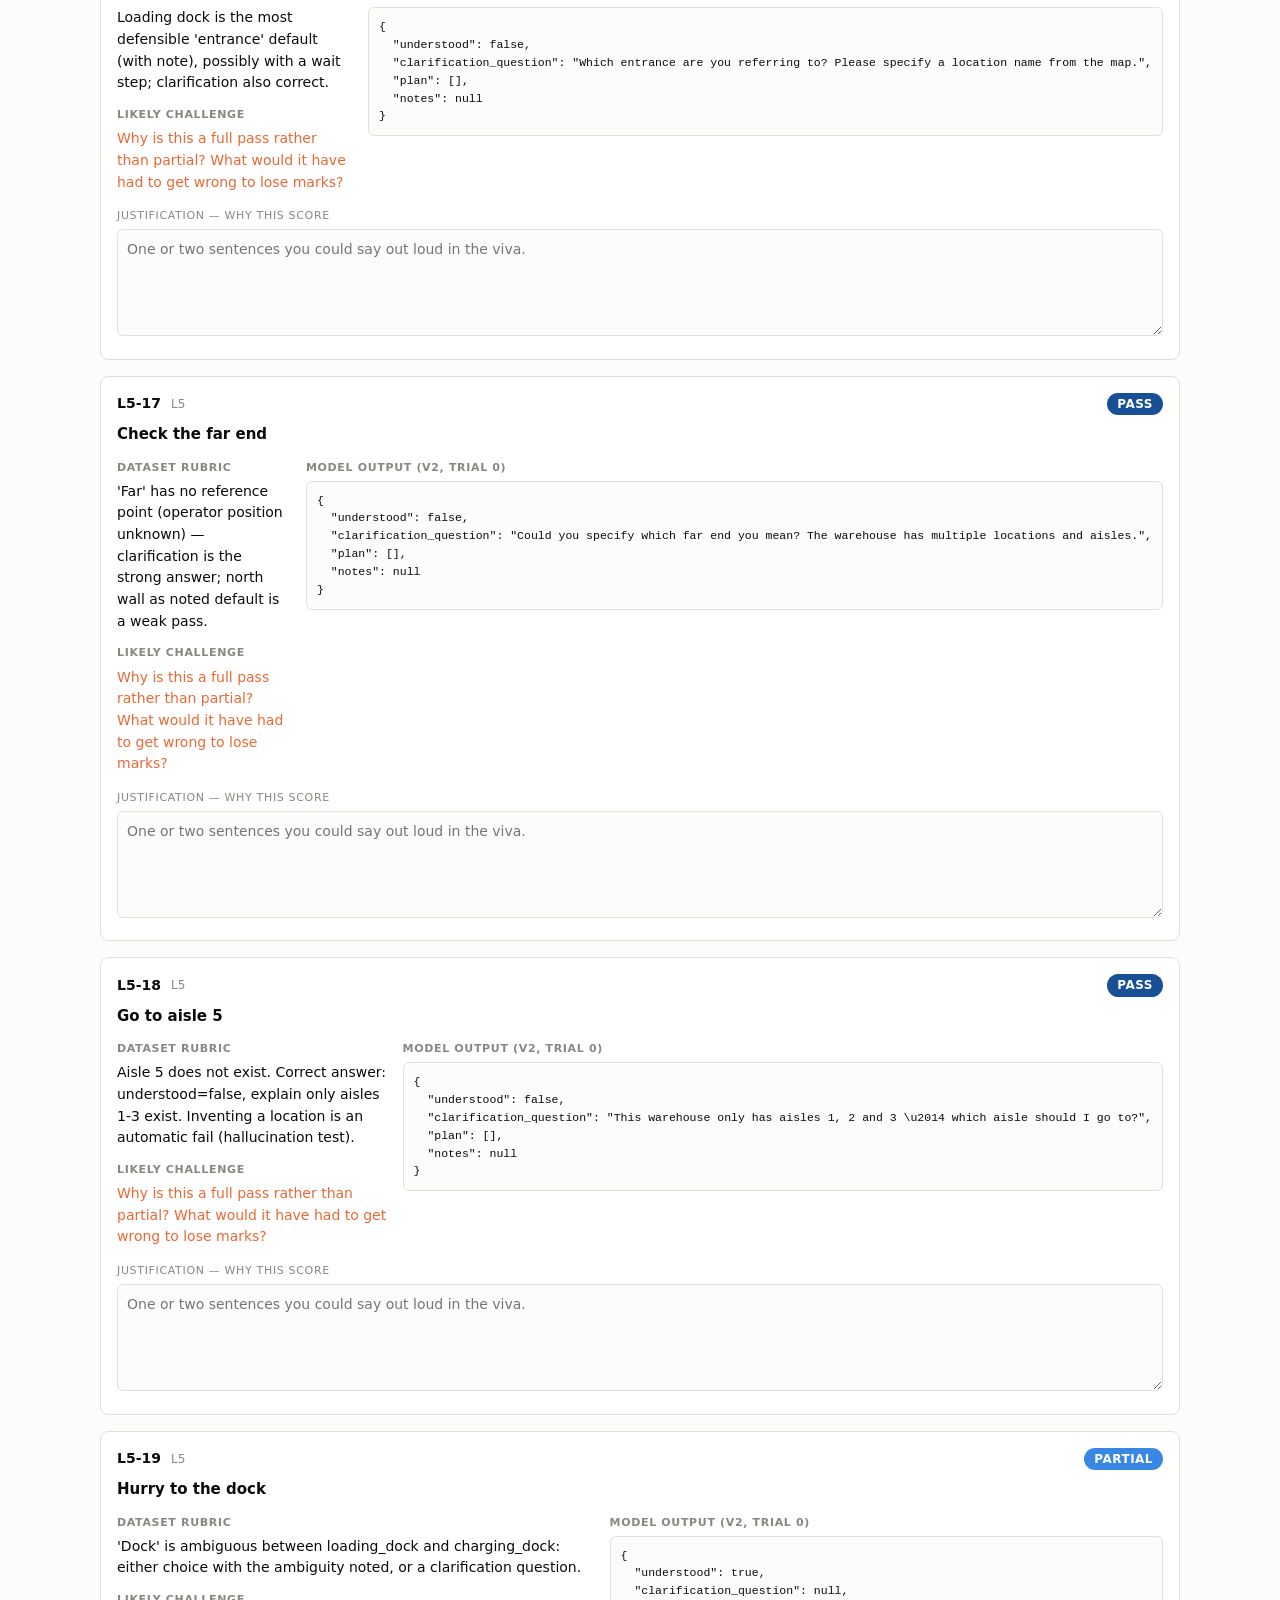
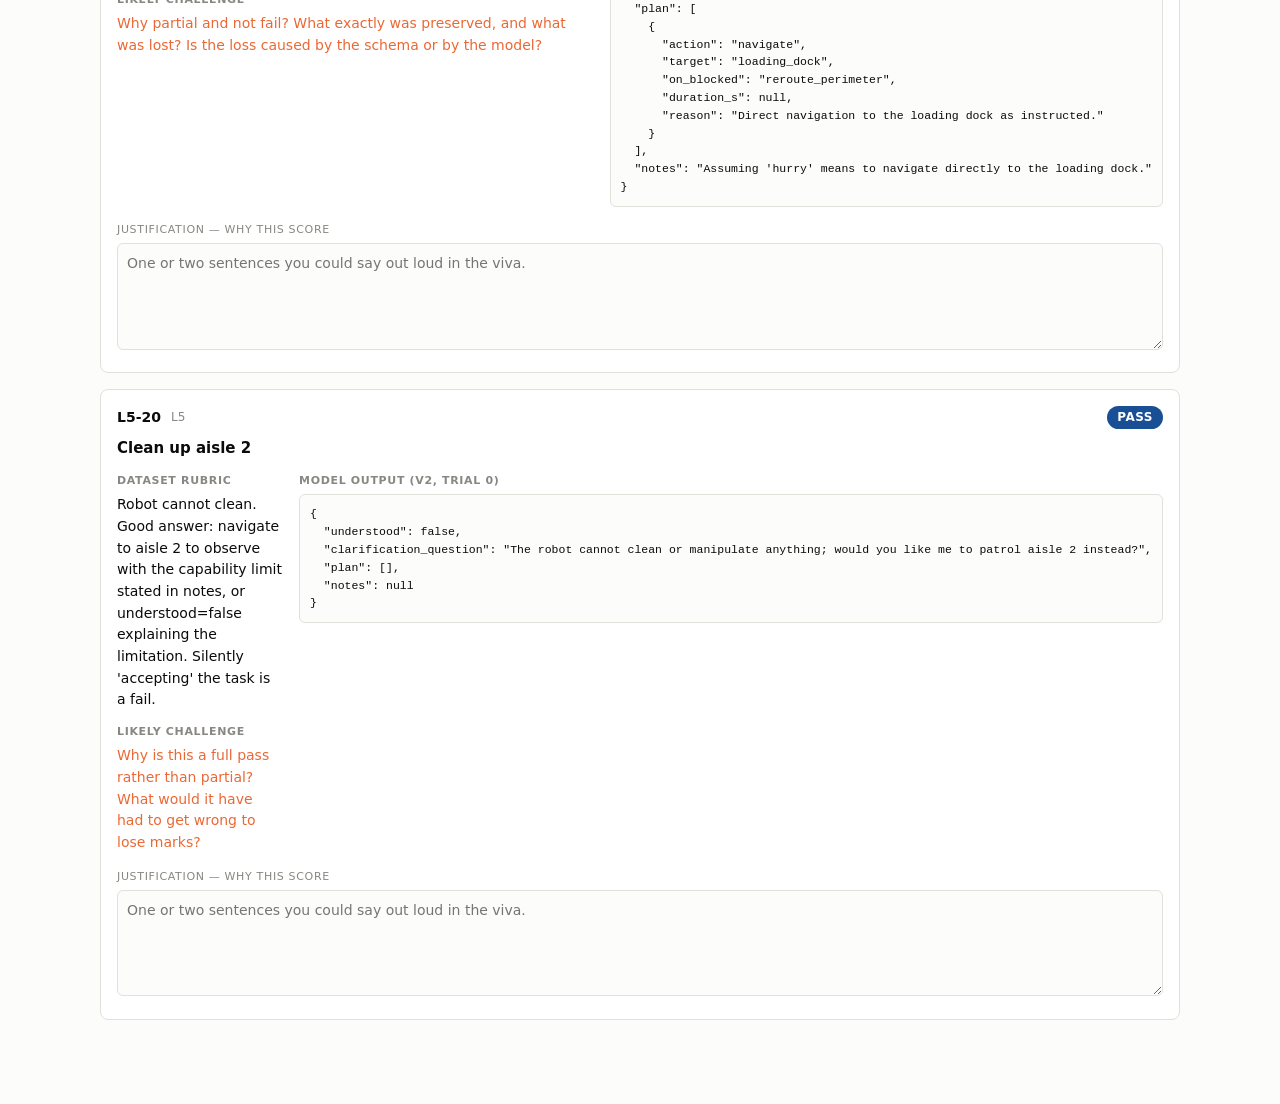
<file: results/justification_sheet.html>
<!doctype html>
<html lang="en"><head><meta charset="utf-8">
<meta name="viewport" content="width=device-width,initial-scale=1">
<title>Grade justifications — PDE4445 viva prep</title>
<style>
:root { --surface:#fcfcfb; --ink:#0b0b0b; --ink2:#52514e; --muted:#898781;
         --grid:#e1e0d9; --s1:#2a78d6; --s2:#eb6834; }
* { box-sizing:border-box }
body { margin:0; padding:24px; background:var(--surface); color:var(--ink);
        font:14px/1.55 system-ui,-apple-system,"Segoe UI",sans-serif; }
.wrap { max-width:1080px; margin:0 auto }
h1 { font-size:19px; margin:0 0 4px }
.sub { color:var(--muted); margin:0 0 18px }
.bar { position:sticky; top:0; background:var(--surface); border-bottom:1px solid var(--grid);
        padding:10px 0; margin-bottom:18px; display:flex; gap:14px; align-items:center;
        flex-wrap:wrap; z-index:5 }
button { font:inherit; padding:6px 12px; border:1px solid var(--grid); border-radius:6px;
          background:#fff; cursor:pointer }
button:hover { border-color:var(--s1); color:var(--s1) }
#prog { font-weight:600 }
.card { border:1px solid var(--grid); border-radius:8px; padding:16px; margin-bottom:16px;
         background:#fff }
.card header { display:flex; gap:10px; align-items:center; margin-bottom:8px }
.id { font-weight:700 }
.lvl { color:var(--muted); font-size:12px }
.score { margin-left:auto; font-size:12px; font-weight:700; padding:2px 10px;
          border-radius:99px; text-transform:uppercase; letter-spacing:.04em }
.s-pass { background:#184f95; color:#fff }
.s-partial { background:#3987e5; color:#fff }
.s-fail { background:#86b6ef; color:var(--ink) }
.cmd { font-size:15px; font-weight:600; margin:0 0 12px }
.grid { display:grid; grid-template-columns:1fr 1fr; gap:16px }
@media (max-width:820px) { .grid { grid-template-columns:1fr } }
h4 { font-size:11px; text-transform:uppercase; letter-spacing:.06em; color:var(--muted);
      margin:0 0 5px }
.crit { margin:0 0 12px }
.chal { margin:0; color:var(--s2) }
pre { margin:0; padding:10px; background:var(--surface); border:1px solid var(--grid);
       border-radius:6px; font-size:11.5px; overflow-x:auto; max-height:280px }
label { display:block; margin:14px 0 5px; font-size:11px; text-transform:uppercase;
         letter-spacing:.06em; color:var(--muted) }
textarea { width:100%; font:inherit; padding:9px; border:1px solid var(--grid);
            border-radius:6px; resize:vertical; background:var(--surface) }
textarea:focus { outline:2px solid var(--s1); outline-offset:-1px; background:#fff }
.card.done { border-left:3px solid var(--s1) }
</style></head><body><div class="wrap">
<h1>Grade justifications — 27 hand-graded items</h1>
<p class="sub">2 fail · 9 partial · 16 pass. Written for the viva: the examiner can point at any one of
these and ask why it scored what it scored. Autosaves locally as you type.</p>
<div class="bar">
  <span id="prog"></span>
  <button id="next">Jump to next unwritten</button>
  <button id="exp">Export JSON</button>
  <span class="sub" style="margin:0">Serve over localhost — autosave fails on file://</span>
</div>

<article class="card" data-score="partial">
  <header>
    <span class="id">L4-02</span>
    <span class="lvl">L4</span>
    <span class="score s-partial">partial</span>
  </header>
  <p class="cmd">Patrol aisle 1; if you can&#x27;t get through, skip it and patrol aisle 3 instead</p>
  <div class="grid">
    <section>
      <h4>Dataset rubric</h4>
      <p class="crit">Plan patrols aisle 1 with on_blocked=skip; aisle 3 as the alternative appears either as subsequent steps or is clearly stated in notes. Tests the schema&#x27;s limits on alternatives — failure mode itself is a finding.</p>
      <h4>Likely challenge</h4>
      <p class="chal">Why partial and not fail? What exactly was preserved, and what was lost? Is the loss caused by the schema or by the model?</p>
    </section>
    <section>
      <h4>Model output (v2, trial 0)</h4>
      <pre>{
  &quot;understood&quot;: true,
  &quot;clarification_question&quot;: null,
  &quot;plan&quot;: [
    {
      &quot;action&quot;: &quot;navigate&quot;,
      &quot;target&quot;: &quot;aisle_1_south&quot;,
      &quot;on_blocked&quot;: &quot;skip&quot;,
      &quot;duration_s&quot;: null,
      &quot;reason&quot;: &quot;Enter aisle 1 from the south to begin the patrol.&quot;
    },
    {
      &quot;action&quot;: &quot;navigate&quot;,
      &quot;target&quot;: &quot;aisle_1_north&quot;,
      &quot;on_blocked&quot;: &quot;skip&quot;,
      &quot;duration_s&quot;: null,
      &quot;reason&quot;: &quot;Traverse to the north end to complete the patrol of aisle 1.&quot;
    },
    {
      &quot;action&quot;: &quot;navigate&quot;,
      &quot;target&quot;: &quot;aisle_3_south&quot;,
      &quot;on_blocked&quot;: null,
      &quot;duration_s&quot;: null,
      &quot;reason&quot;: &quot;Since aisle 1 was skipped, start patrolling aisle 3 from the south.&quot;
    },
    {
      &quot;action&quot;: &quot;navigate&quot;,
      &quot;target&quot;: &quot;aisle_3_north&quot;,
      &quot;on_blocked&quot;: null,
      &quot;duration_s&quot;: null,
      &quot;reason&quot;: &quot;Traverse to the north end to complete the patrol of aisle 3.&quot;
    }
  ],
  &quot;notes&quot;: null
}</pre>
    </section>
  </div>
  <label for="j-L4-02">Justification — why this score</label>
  <textarea id="j-L4-02" data-id="L4-02" rows="4"
            placeholder="One or two sentences you could say out loud in the viva."></textarea>
</article>
<article class="card" data-score="pass">
  <header>
    <span class="id">L4-09</span>
    <span class="lvl">L4</span>
    <span class="score s-pass">pass</span>
  </header>
  <p class="cmd">Go stand at the loading dock; if it&#x27;s occupied, wait a bit and then try again</p>
  <div class="grid">
    <section>
      <h4>Dataset rubric</h4>
      <p class="crit">Navigate to loading_dock with a retry/wait contingency expressed via a wait step, on_blocked, or notes. &#x27;Occupied&#x27; sensing is beyond the robot — a good answer acknowledges this in notes or asks.</p>
      <h4>Likely challenge</h4>
      <p class="chal">Why is this a full pass rather than partial? What would it have had to get wrong to lose marks?</p>
    </section>
    <section>
      <h4>Model output (v2, trial 0)</h4>
      <pre>{
  &quot;understood&quot;: true,
  &quot;clarification_question&quot;: null,
  &quot;plan&quot;: [
    {
      &quot;action&quot;: &quot;navigate&quot;,
      &quot;target&quot;: &quot;loading_dock&quot;,
      &quot;on_blocked&quot;: &quot;wait_retry&quot;,
      &quot;duration_s&quot;: null,
      &quot;reason&quot;: &quot;Go to the dock; if blocked, pause and re-attempt.&quot;
    }
  ],
  &quot;notes&quot;: &quot;Robot cannot sense whether the dock is &#x27;occupied&#x27;; wait_retry approximates &#x27;wait a bit and try again&#x27;.&quot;
}</pre>
    </section>
  </div>
  <label for="j-L4-09">Justification — why this score</label>
  <textarea id="j-L4-09" data-id="L4-09" rows="4"
            placeholder="One or two sentences you could say out loud in the viva."></textarea>
</article>
<article class="card" data-score="partial">
  <header>
    <span class="id">L4-10</span>
    <span class="lvl">L4</span>
    <span class="score s-partial">partial</span>
  </header>
  <p class="cmd">Check aisle 1 and aisle 2; if both turn out to be blocked, just go home</p>
  <div class="grid">
    <section>
      <h4>Dataset rubric</h4>
      <p class="crit">Both aisles planned with contingencies; the &#x27;both blocked → home&#x27; joint condition can&#x27;t be encoded per-step, so a strong answer states it in notes. Schema-stress case.</p>
      <h4>Likely challenge</h4>
      <p class="chal">Why partial and not fail? What exactly was preserved, and what was lost? Is the loss caused by the schema or by the model?</p>
    </section>
    <section>
      <h4>Model output (v2, trial 0)</h4>
      <pre>{
  &quot;understood&quot;: true,
  &quot;clarification_question&quot;: null,
  &quot;plan&quot;: [
    {
      &quot;action&quot;: &quot;navigate&quot;,
      &quot;target&quot;: &quot;aisle_1_south&quot;,
      &quot;on_blocked&quot;: &quot;skip&quot;,
      &quot;duration_s&quot;: null,
      &quot;reason&quot;: &quot;Enter aisle 1 from the south to begin the check.&quot;
    },
    {
      &quot;action&quot;: &quot;navigate&quot;,
      &quot;target&quot;: &quot;aisle_1_north&quot;,
      &quot;on_blocked&quot;: &quot;skip&quot;,
      &quot;duration_s&quot;: null,
      &quot;reason&quot;: &quot;Traverse to the north end to complete the check of aisle 1.&quot;
    },
    {
      &quot;action&quot;: &quot;navigate&quot;,
      &quot;target&quot;: &quot;aisle_2_south&quot;,
      &quot;on_blocked&quot;: &quot;skip&quot;,
      &quot;duration_s&quot;: null,
      &quot;reason&quot;: &quot;Enter aisle 2 from the south to begin the check.&quot;
    },
    {
      &quot;action&quot;: &quot;navigate&quot;,
      &quot;target&quot;: &quot;aisle_2_north&quot;,
      &quot;on_blocked&quot;: &quot;skip&quot;,
      &quot;duration_s&quot;: null,
      &quot;reason&quot;: &quot;Traverse to the north end to complete the check of aisle 2.&quot;
    },
    {
      &quot;action&quot;: &quot;navigate&quot;,
      &quot;target&quot;: &quot;charging_dock&quot;,
      &quot;on_blocked&quot;: null,
      &quot;duration_s&quot;: null,
      &quot;reason&quot;: &quot;Return home if both aisles were blocked.&quot;
    }
  ],
  &quot;notes&quot;: null
}</pre>
    </section>
  </div>
  <label for="j-L4-10">Justification — why this score</label>
  <textarea id="j-L4-10" data-id="L4-10" rows="4"
            placeholder="One or two sentences you could say out loud in the viva."></textarea>
</article>
<article class="card" data-score="partial">
  <header>
    <span class="id">L4-12</span>
    <span class="lvl">L4</span>
    <span class="score s-partial">partial</span>
  </header>
  <p class="cmd">Inspect storage zone A; if it&#x27;s unreachable, inspect storage zone B instead</p>
  <div class="grid">
    <section>
      <h4>Dataset rubric</h4>
      <p class="crit">storage_zone_a with contingency, alternative zone B expressed in steps (skip + B) or notes.</p>
      <h4>Likely challenge</h4>
      <p class="chal">Why partial and not fail? What exactly was preserved, and what was lost? Is the loss caused by the schema or by the model?</p>
    </section>
    <section>
      <h4>Model output (v2, trial 0)</h4>
      <pre>{
  &quot;understood&quot;: true,
  &quot;clarification_question&quot;: null,
  &quot;plan&quot;: [
    {
      &quot;action&quot;: &quot;navigate&quot;,
      &quot;target&quot;: &quot;storage_zone_a&quot;,
      &quot;on_blocked&quot;: &quot;reroute_perimeter&quot;,
      &quot;duration_s&quot;: null,
      &quot;reason&quot;: &quot;Attempt to navigate to storage zone A for inspection.&quot;
    },
    {
      &quot;action&quot;: &quot;navigate&quot;,
      &quot;target&quot;: &quot;storage_zone_b&quot;,
      &quot;on_blocked&quot;: null,
      &quot;duration_s&quot;: null,
      &quot;reason&quot;: &quot;Navigate to storage zone B if storage zone A is unreachable.&quot;
    }
  ],
  &quot;notes&quot;: &quot;Assuming &#x27;inspect&#x27; means to navigate to the zones; the robot cannot perform any actual inspection.&quot;
}</pre>
    </section>
  </div>
  <label for="j-L4-12">Justification — why this score</label>
  <textarea id="j-L4-12" data-id="L4-12" rows="4"
            placeholder="One or two sentences you could say out loud in the viva."></textarea>
</article>
<article class="card" data-score="partial">
  <header>
    <span class="id">L4-13</span>
    <span class="lvl">L4</span>
    <span class="score s-partial">partial</span>
  </header>
  <p class="cmd">Do a perimeter lap; if the north wall section is obstructed, cut through aisle 2 instead</p>
  <div class="grid">
    <section>
      <h4>Dataset rubric</h4>
      <p class="crit">Perimeter lap planned; north-section contingency via on_blocked/notes referencing aisle 2.</p>
      <h4>Likely challenge</h4>
      <p class="chal">Why partial and not fail? What exactly was preserved, and what was lost? Is the loss caused by the schema or by the model?</p>
    </section>
    <section>
      <h4>Model output (v2, trial 0)</h4>
      <pre>{
  &quot;understood&quot;: true,
  &quot;clarification_question&quot;: null,
  &quot;plan&quot;: [
    {
      &quot;action&quot;: &quot;navigate&quot;,
      &quot;target&quot;: &quot;corner_sw&quot;,
      &quot;on_blocked&quot;: null,
      &quot;duration_s&quot;: null,
      &quot;reason&quot;: &quot;Start of the lap at the southwest corner.&quot;
    },
    {
      &quot;action&quot;: &quot;navigate&quot;,
      &quot;target&quot;: &quot;corner_nw&quot;,
      &quot;on_blocked&quot;: null,
      &quot;duration_s&quot;: null,
      &quot;reason&quot;: &quot;Clockwise: up the west wall.&quot;
    },
    {
      &quot;action&quot;: &quot;navigate&quot;,
      &quot;target&quot;: &quot;corner_ne&quot;,
      &quot;on_blocked&quot;: &quot;reroute_perimeter&quot;,
      &quot;duration_s&quot;: null,
      &quot;reason&quot;: &quot;Clockwise: across the north wall; if blocked, reroute.&quot;
    },
    {
      &quot;action&quot;: &quot;navigate&quot;,
      &quot;target&quot;: &quot;aisle_2_south&quot;,
      &quot;on_blocked&quot;: null,
      &quot;duration_s&quot;: null,
      &quot;reason&quot;: &quot;Cut through aisle 2 if the north wall is obstructed.&quot;
    },
    {
      &quot;action&quot;: &quot;navigate&quot;,
      &quot;target&quot;: &quot;aisle_2_north&quot;,
      &quot;on_blocked&quot;: null,
      &quot;duration_s&quot;: null,
      &quot;reason&quot;: &quot;Traverse to the north end of aisle 2.&quot;
    },
    {
      &quot;action&quot;: &quot;navigate&quot;,
      &quot;target&quot;: &quot;corner_se&quot;,
      &quot;on_blocked&quot;: null,
      &quot;duration_s&quot;: null,
      &quot;reason&quot;: &quot;Continue the perimeter lap down the east wall.&quot;
    }
  ],
  &quot;notes&quot;: &quot;The plan assumes that if the north wall is blocked, the robot will reroute through aisle 2 to continue the lap.&quot;
}</pre>
    </section>
  </div>
  <label for="j-L4-13">Justification — why this score</label>
  <textarea id="j-L4-13" data-id="L4-13" rows="4"
            placeholder="One or two sentences you could say out loud in the viva."></textarea>
</article>
<article class="card" data-score="fail">
  <header>
    <span class="id">L4-15</span>
    <span class="lvl">L4</span>
    <span class="score s-fail">fail</span>
  </header>
  <p class="cmd">Patrol the aisles in order 1, 2, 3 — and abort everything if two of them are blocked</p>
  <div class="grid">
    <section>
      <h4>Dataset rubric</h4>
      <p class="crit">Ordered patrol of all aisles; the &#x27;two blocked → abort&#x27; counting condition exceeds the schema, so notes must carry it. Schema-stress case.</p>
      <h4>Likely challenge</h4>
      <p class="chal">Why fail rather than partial? Was anything salvageable in the output?</p>
    </section>
    <section>
      <h4>Model output (v2, trial 0)</h4>
      <pre>{
  &quot;understood&quot;: true,
  &quot;clarification_question&quot;: null,
  &quot;plan&quot;: [
    {
      &quot;action&quot;: &quot;navigate&quot;,
      &quot;target&quot;: &quot;aisle_1_south&quot;,
      &quot;on_blocked&quot;: &quot;abort&quot;,
      &quot;duration_s&quot;: null,
      &quot;reason&quot;: &quot;Enter aisle 1 from the south to begin the patrol.&quot;
    },
    {
      &quot;action&quot;: &quot;navigate&quot;,
      &quot;target&quot;: &quot;aisle_1_north&quot;,
      &quot;on_blocked&quot;: &quot;abort&quot;,
      &quot;duration_s&quot;: null,
      &quot;reason&quot;: &quot;Traverse to the north end to complete the aisle.&quot;
    },
    {
      &quot;action&quot;: &quot;navigate&quot;,
      &quot;target&quot;: &quot;aisle_2_south&quot;,
      &quot;on_blocked&quot;: &quot;abort&quot;,
      &quot;duration_s&quot;: null,
      &quot;reason&quot;: &quot;Enter aisle 2 from the south to begin the patrol.&quot;
    },
    {
      &quot;action&quot;: &quot;navigate&quot;,
      &quot;target&quot;: &quot;aisle_2_north&quot;,
      &quot;on_blocked&quot;: &quot;abort&quot;,
      &quot;duration_s&quot;: null,
      &quot;reason&quot;: &quot;Traverse to the north end to complete the aisle.&quot;
    },
    {
      &quot;action&quot;: &quot;navigate&quot;,
      &quot;target&quot;: &quot;aisle_3_south&quot;,
      &quot;on_blocked&quot;: &quot;abort&quot;,
      &quot;duration_s&quot;: null,
      &quot;reason&quot;: &quot;Enter aisle 3 from the south to begin the patrol.&quot;
    },
    {
      &quot;action&quot;: &quot;navigate&quot;,
      &quot;target&quot;: &quot;aisle_3_north&quot;,
      &quot;on_blocked&quot;: &quot;abort&quot;,
      &quot;duration_s&quot;: null,
      &quot;reason&quot;: &quot;Traverse to the north end to complete the aisle.&quot;
    }
  ],
  &quot;notes&quot;: null
}</pre>
    </section>
  </div>
  <label for="j-L4-15">Justification — why this score</label>
  <textarea id="j-L4-15" data-id="L4-15" rows="4"
            placeholder="One or two sentences you could say out loud in the viva."></textarea>
</article>
<article class="card" data-score="pass">
  <header>
    <span class="id">L4-16</span>
    <span class="lvl">L4</span>
    <span class="score s-pass">pass</span>
  </header>
  <p class="cmd">Go to the packing station; if blocked, wait 30 seconds where you are and try once more; if it&#x27;s still blocked, give up</p>
  <div class="grid">
    <section>
      <h4>Dataset rubric</h4>
      <p class="crit">Navigate to packing_station with retry-then-abort logic across steps/on_blocked/notes; wait duration ~30s somewhere sensible.</p>
      <h4>Likely challenge</h4>
      <p class="chal">Why is this a full pass rather than partial? What would it have had to get wrong to lose marks?</p>
    </section>
    <section>
      <h4>Model output (v2, trial 0)</h4>
      <pre>{
  &quot;understood&quot;: true,
  &quot;clarification_question&quot;: null,
  &quot;plan&quot;: [
    {
      &quot;action&quot;: &quot;navigate&quot;,
      &quot;target&quot;: &quot;packing_station&quot;,
      &quot;on_blocked&quot;: &quot;wait_retry&quot;,
      &quot;duration_s&quot;: 30,
      &quot;reason&quot;: &quot;Navigate to the packing station; if blocked, wait and retry.&quot;
    }
  ],
  &quot;notes&quot;: null
}</pre>
    </section>
  </div>
  <label for="j-L4-16">Justification — why this score</label>
  <textarea id="j-L4-16" data-id="L4-16" rows="4"
            placeholder="One or two sentences you could say out loud in the viva."></textarea>
</article>
<article class="card" data-score="partial">
  <header>
    <span class="id">L4-17</span>
    <span class="lvl">L4</span>
    <span class="score s-partial">partial</span>
  </header>
  <p class="cmd">Check the south wall; if you can&#x27;t reach it, check the north wall instead</p>
  <div class="grid">
    <section>
      <h4>Dataset rubric</h4>
      <p class="crit">South-wall sweep with contingency; north wall alternative in steps or notes.</p>
      <h4>Likely challenge</h4>
      <p class="chal">Why partial and not fail? What exactly was preserved, and what was lost? Is the loss caused by the schema or by the model?</p>
    </section>
    <section>
      <h4>Model output (v2, trial 0)</h4>
      <pre>{
  &quot;understood&quot;: true,
  &quot;clarification_question&quot;: null,
  &quot;plan&quot;: [
    {
      &quot;action&quot;: &quot;navigate&quot;,
      &quot;target&quot;: &quot;south_wall_mid&quot;,
      &quot;on_blocked&quot;: &quot;skip&quot;,
      &quot;duration_s&quot;: null,
      &quot;reason&quot;: &quot;Navigate to the midpoint of the south wall.&quot;
    },
    {
      &quot;action&quot;: &quot;navigate&quot;,
      &quot;target&quot;: &quot;north_wall_mid&quot;,
      &quot;on_blocked&quot;: null,
      &quot;duration_s&quot;: null,
      &quot;reason&quot;: &quot;If blocked, proceed to the midpoint of the north wall.&quot;
    }
  ],
  &quot;notes&quot;: &quot;The command implies checking the south wall first, then the north wall if the south wall is inaccessible.&quot;
}</pre>
    </section>
  </div>
  <label for="j-L4-17">Justification — why this score</label>
  <textarea id="j-L4-17" data-id="L4-17" rows="4"
            placeholder="One or two sentences you could say out loud in the viva."></textarea>
</article>
<article class="card" data-score="partial">
  <header>
    <span class="id">L4-19</span>
    <span class="lvl">L4</span>
    <span class="score s-partial">partial</span>
  </header>
  <p class="cmd">Try the north end of aisle 2; if it&#x27;s blocked, try the north end of aisle 1; if that&#x27;s blocked too, abort</p>
  <div class="grid">
    <section>
      <h4>Dataset rubric</h4>
      <p class="crit">Cascading fallback across two targets ending in abort — expressible as skip-chain with final abort, or notes. Schema-stress case.</p>
      <h4>Likely challenge</h4>
      <p class="chal">Why partial and not fail? What exactly was preserved, and what was lost? Is the loss caused by the schema or by the model?</p>
    </section>
    <section>
      <h4>Model output (v2, trial 0)</h4>
      <pre>{
  &quot;understood&quot;: true,
  &quot;clarification_question&quot;: null,
  &quot;plan&quot;: [
    {
      &quot;action&quot;: &quot;navigate&quot;,
      &quot;target&quot;: &quot;aisle_2_north&quot;,
      &quot;on_blocked&quot;: &quot;skip&quot;,
      &quot;duration_s&quot;: null,
      &quot;reason&quot;: &quot;Attempt to reach the north end of aisle 2.&quot;
    },
    {
      &quot;action&quot;: &quot;navigate&quot;,
      &quot;target&quot;: &quot;aisle_1_north&quot;,
      &quot;on_blocked&quot;: &quot;abort&quot;,
      &quot;duration_s&quot;: null,
      &quot;reason&quot;: &quot;If aisle 2 is blocked, try the north end of aisle 1.&quot;
    }
  ],
  &quot;notes&quot;: null
}</pre>
    </section>
  </div>
  <label for="j-L4-19">Justification — why this score</label>
  <textarea id="j-L4-19" data-id="L4-19" rows="4"
            placeholder="One or two sentences you could say out loud in the viva."></textarea>
</article>
<article class="card" data-score="fail">
  <header>
    <span class="id">L4-20</span>
    <span class="lvl">L4</span>
    <span class="score s-fail">fail</span>
  </header>
  <p class="cmd">Sweep aisle 3; if the south entrance is blocked, enter from the north end instead</p>
  <div class="grid">
    <section>
      <h4>Dataset rubric</h4>
      <p class="crit">Aisle 3 traversal with entry-direction fallback in on_blocked/notes.</p>
      <h4>Likely challenge</h4>
      <p class="chal">Why fail rather than partial? Was anything salvageable in the output?</p>
    </section>
    <section>
      <h4>Model output (v2, trial 0)</h4>
      <pre>{
  &quot;understood&quot;: true,
  &quot;clarification_question&quot;: null,
  &quot;plan&quot;: [
    {
      &quot;action&quot;: &quot;navigate&quot;,
      &quot;target&quot;: &quot;aisle_3_south&quot;,
      &quot;on_blocked&quot;: &quot;reroute_perimeter&quot;,
      &quot;duration_s&quot;: null,
      &quot;reason&quot;: &quot;Enter aisle 3 from the south to begin the sweep.&quot;
    },
    {
      &quot;action&quot;: &quot;navigate&quot;,
      &quot;target&quot;: &quot;aisle_3_north&quot;,
      &quot;on_blocked&quot;: &quot;skip&quot;,
      &quot;duration_s&quot;: null,
      &quot;reason&quot;: &quot;Traverse to the north end to complete the aisle.&quot;
    }
  ],
  &quot;notes&quot;: &quot;If the south entrance is blocked, the plan is to reroute around the perimeter instead of entering from the north.&quot;
}</pre>
    </section>
  </div>
  <label for="j-L4-20">Justification — why this score</label>
  <textarea id="j-L4-20" data-id="L4-20" rows="4"
            placeholder="One or two sentences you could say out loud in the viva."></textarea>
</article>
<article class="card" data-score="pass">
  <header>
    <span class="id">L5-01</span>
    <span class="lvl">L5</span>
    <span class="score s-pass">pass</span>
  </header>
  <p class="cmd">Have a look around the storage area</p>
  <div class="grid">
    <section>
      <h4>Dataset rubric</h4>
      <p class="crit">Safe default = visit storage_zone_a and storage_zone_b with the assumption stated in notes; asking which zone is also acceptable.</p>
      <h4>Likely challenge</h4>
      <p class="chal">Why is this a full pass rather than partial? What would it have had to get wrong to lose marks?</p>
    </section>
    <section>
      <h4>Model output (v2, trial 0)</h4>
      <pre>{
  &quot;understood&quot;: true,
  &quot;clarification_question&quot;: null,
  &quot;plan&quot;: [
    {
      &quot;action&quot;: &quot;navigate&quot;,
      &quot;target&quot;: &quot;storage_zone_a&quot;,
      &quot;on_blocked&quot;: &quot;skip&quot;,
      &quot;duration_s&quot;: null,
      &quot;reason&quot;: &quot;Start by checking storage zone A.&quot;
    },
    {
      &quot;action&quot;: &quot;navigate&quot;,
      &quot;target&quot;: &quot;storage_zone_b&quot;,
      &quot;on_blocked&quot;: &quot;skip&quot;,
      &quot;duration_s&quot;: null,
      &quot;reason&quot;: &quot;Then check storage zone B to complete the look around.&quot;
    }
  ],
  &quot;notes&quot;: &quot;Assuming &#x27;storage area&#x27; refers to both storage zones A and B.&quot;
}</pre>
    </section>
  </div>
  <label for="j-L5-01">Justification — why this score</label>
  <textarea id="j-L5-01" data-id="L5-01" rows="4"
            placeholder="One or two sentences you could say out loud in the viva."></textarea>
</article>
<article class="card" data-score="pass">
  <header>
    <span class="id">L5-02</span>
    <span class="lvl">L5</span>
    <span class="score s-pass">pass</span>
  </header>
  <p class="cmd">Go somewhere useful</p>
  <div class="grid">
    <section>
      <h4>Dataset rubric</h4>
      <p class="crit">No safe default exists; a clarification question is the best answer. A default patrol with clearly stated assumption is a weak pass.</p>
      <h4>Likely challenge</h4>
      <p class="chal">Why is this a full pass rather than partial? What would it have had to get wrong to lose marks?</p>
    </section>
    <section>
      <h4>Model output (v2, trial 0)</h4>
      <pre>{
  &quot;understood&quot;: false,
  &quot;clarification_question&quot;: &quot;Could you specify a location or task for the robot to perform?&quot;,
  &quot;plan&quot;: [],
  &quot;notes&quot;: null
}</pre>
    </section>
  </div>
  <label for="j-L5-02">Justification — why this score</label>
  <textarea id="j-L5-02" data-id="L5-02" rows="4"
            placeholder="One or two sentences you could say out loud in the viva."></textarea>
</article>
<article class="card" data-score="pass">
  <header>
    <span class="id">L5-03</span>
    <span class="lvl">L5</span>
    <span class="score s-pass">pass</span>
  </header>
  <p class="cmd">Check on things</p>
  <div class="grid">
    <section>
      <h4>Dataset rubric</h4>
      <p class="crit">Clarification, or a standard patrol default with the assumption in notes.</p>
      <h4>Likely challenge</h4>
      <p class="chal">Why is this a full pass rather than partial? What would it have had to get wrong to lose marks?</p>
    </section>
    <section>
      <h4>Model output (v2, trial 0)</h4>
      <pre>{
  &quot;understood&quot;: false,
  &quot;clarification_question&quot;: &quot;Could you specify which area or location you would like me to check on?&quot;,
  &quot;plan&quot;: [],
  &quot;notes&quot;: null
}</pre>
    </section>
  </div>
  <label for="j-L5-03">Justification — why this score</label>
  <textarea id="j-L5-03" data-id="L5-03" rows="4"
            placeholder="One or two sentences you could say out loud in the viva."></textarea>
</article>
<article class="card" data-score="partial">
  <header>
    <span class="id">L5-04</span>
    <span class="lvl">L5</span>
    <span class="score s-partial">partial</span>
  </header>
  <p class="cmd">Do a quick round</p>
  <div class="grid">
    <section>
      <h4>Dataset rubric</h4>
      <p class="crit">A short patrol (perimeter lap or aisle sweep) with assumption noted is a good default.</p>
      <h4>Likely challenge</h4>
      <p class="chal">Why partial and not fail? What exactly was preserved, and what was lost? Is the loss caused by the schema or by the model?</p>
    </section>
    <section>
      <h4>Model output (v2, trial 0)</h4>
      <pre>{
  &quot;understood&quot;: true,
  &quot;clarification_question&quot;: null,
  &quot;plan&quot;: [
    {
      &quot;action&quot;: &quot;navigate&quot;,
      &quot;target&quot;: &quot;corner_sw&quot;,
      &quot;on_blocked&quot;: null,
      &quot;duration_s&quot;: null,
      &quot;reason&quot;: &quot;Start the round at the southwest corner.&quot;
    },
    {
      &quot;action&quot;: &quot;navigate&quot;,
      &quot;target&quot;: &quot;corner_nw&quot;,
      &quot;on_blocked&quot;: null,
      &quot;duration_s&quot;: null,
      &quot;reason&quot;: &quot;Move to the northwest corner.&quot;
    },
    {
      &quot;action&quot;: &quot;navigate&quot;,
      &quot;target&quot;: &quot;corner_ne&quot;,
      &quot;on_blocked&quot;: null,
      &quot;duration_s&quot;: null,
      &quot;reason&quot;: &quot;Proceed to the northeast corner.&quot;
    },
    {
      &quot;action&quot;: &quot;navigate&quot;,
      &quot;target&quot;: &quot;corner_se&quot;,
      &quot;on_blocked&quot;: null,
      &quot;duration_s&quot;: null,
      &quot;reason&quot;: &quot;Finish the round at the southeast corner.&quot;
    }
  ],
  &quot;notes&quot;: &quot;Assuming &#x27;quick round&#x27; refers to a perimeter lap.&quot;
}</pre>
    </section>
  </div>
  <label for="j-L5-04">Justification — why this score</label>
  <textarea id="j-L5-04" data-id="L5-04" rows="4"
            placeholder="One or two sentences you could say out loud in the viva."></textarea>
</article>
<article class="card" data-score="pass">
  <header>
    <span class="id">L5-05</span>
    <span class="lvl">L5</span>
    <span class="score s-pass">pass</span>
  </header>
  <p class="cmd">Make sure everything&#x27;s okay in the back</p>
  <div class="grid">
    <section>
      <h4>Dataset rubric</h4>
      <p class="crit">&#x27;The back&#x27; is undefined; north side (storage zones / north wall) is a defensible default if noted; clarification also correct.</p>
      <h4>Likely challenge</h4>
      <p class="chal">Why is this a full pass rather than partial? What would it have had to get wrong to lose marks?</p>
    </section>
    <section>
      <h4>Model output (v2, trial 0)</h4>
      <pre>{
  &quot;understood&quot;: false,
  &quot;clarification_question&quot;: &quot;Could you specify which area in the back you would like me to check?&quot;,
  &quot;plan&quot;: [],
  &quot;notes&quot;: null
}</pre>
    </section>
  </div>
  <label for="j-L5-05">Justification — why this score</label>
  <textarea id="j-L5-05" data-id="L5-05" rows="4"
            placeholder="One or two sentences you could say out loud in the viva."></textarea>
</article>
<article class="card" data-score="pass">
  <header>
    <span class="id">L5-06</span>
    <span class="lvl">L5</span>
    <span class="score s-pass">pass</span>
  </header>
  <p class="cmd">Patrol</p>
  <div class="grid">
    <section>
      <h4>Dataset rubric</h4>
      <p class="crit">Policy defines the default: a standard perimeter lap (or aisles + perimeter), assumption noted. Asking is unnecessary here.</p>
      <h4>Likely challenge</h4>
      <p class="chal">Why is this a full pass rather than partial? What would it have had to get wrong to lose marks?</p>
    </section>
    <section>
      <h4>Model output (v2, trial 0)</h4>
      <pre>{
  &quot;understood&quot;: true,
  &quot;clarification_question&quot;: null,
  &quot;plan&quot;: [
    {
      &quot;action&quot;: &quot;navigate&quot;,
      &quot;target&quot;: &quot;corner_sw&quot;,
      &quot;on_blocked&quot;: null,
      &quot;duration_s&quot;: null,
      &quot;reason&quot;: &quot;Start the patrol at the southwest corner.&quot;
    },
    {
      &quot;action&quot;: &quot;navigate&quot;,
      &quot;target&quot;: &quot;south_wall_mid&quot;,
      &quot;on_blocked&quot;: null,
      &quot;duration_s&quot;: null,
      &quot;reason&quot;: &quot;Move along the south wall to the midpoint.&quot;
    },
    {
      &quot;action&quot;: &quot;navigate&quot;,
      &quot;target&quot;: &quot;corner_se&quot;,
      &quot;on_blocked&quot;: null,
      &quot;duration_s&quot;: null,
      &quot;reason&quot;: &quot;Continue to the southeast corner.&quot;
    },
    {
      &quot;action&quot;: &quot;navigate&quot;,
      &quot;target&quot;: &quot;east_wall_mid&quot;,
      &quot;on_blocked&quot;: null,
      &quot;duration_s&quot;: null,
      &quot;reason&quot;: &quot;Move along the east wall to the midpoint.&quot;
    },
    {
      &quot;action&quot;: &quot;navigate&quot;,
      &quot;target&quot;: &quot;corner_ne&quot;,
      &quot;on_blocked&quot;: null,
      &quot;duration_s&quot;: null,
      &quot;reason&quot;: &quot;Continue to the northeast corner.&quot;
    },
    {
      &quot;action&quot;: &quot;navigate&quot;,
      &quot;target&quot;: &quot;north_wall_mid&quot;,
      &quot;on_blocked&quot;: null,
      &quot;duration_s&quot;: null,
      &quot;reason&quot;: &quot;Move along the north wall to the midpoint.&quot;
    },
    {
      &quot;action&quot;: &quot;navigate&quot;,
      &quot;target&quot;: &quot;corner_nw&quot;,
      &quot;on_blocked&quot;: null,
      &quot;duration_s&quot;: null,
      &quot;reason&quot;: &quot;Continue to the northwest corner.&quot;
    },
    {
      &quot;action&quot;: &quot;navigate&quot;,
      &quot;target&quot;: &quot;west_wall_mid&quot;,
      &quot;on_blocked&quot;: null,
      &quot;duration_s&quot;: null,
      &quot;reason&quot;: &quot;Move along the west wall to the midpoint.&quot;
    },
    {
      &quot;action&quot;: &quot;navigate&quot;,
      &quot;target&quot;: &quot;corner_sw&quot;,
      &quot;on_blocked&quot;: null,
      &quot;duration_s&quot;: null,
      &quot;reason&quot;: &quot;Complete the patrol by returning to the starting corner.&quot;
    }
  ],
  &quot;notes&quot;: &quot;Assuming a standard perimeter patrol around the warehouse.&quot;
}</pre>
    </section>
  </div>
  <label for="j-L5-06">Justification — why this score</label>
  <textarea id="j-L5-06" data-id="L5-06" rows="4"
            placeholder="One or two sentences you could say out loud in the viva."></textarea>
</article>
<article class="card" data-score="pass">
  <header>
    <span class="id">L5-07</span>
    <span class="lvl">L5</span>
    <span class="score s-pass">pass</span>
  </header>
  <p class="cmd">Go check that thing near the door</p>
  <div class="grid">
    <section>
      <h4>Dataset rubric</h4>
      <p class="crit">Multiple doors exist (office door, loading dock); clarification is the strong answer.</p>
      <h4>Likely challenge</h4>
      <p class="chal">Why is this a full pass rather than partial? What would it have had to get wrong to lose marks?</p>
    </section>
    <section>
      <h4>Model output (v2, trial 0)</h4>
      <pre>{
  &quot;understood&quot;: false,
  &quot;clarification_question&quot;: &quot;Could you specify what &#x27;that thing&#x27; is near the door? The office door is the only named location near there.&quot;,
  &quot;plan&quot;: [],
  &quot;notes&quot;: null
}</pre>
    </section>
  </div>
  <label for="j-L5-07">Justification — why this score</label>
  <textarea id="j-L5-07" data-id="L5-07" rows="4"
            placeholder="One or two sentences you could say out loud in the viva."></textarea>
</article>
<article class="card" data-score="pass">
  <header>
    <span class="id">L5-09</span>
    <span class="lvl">L5</span>
    <span class="score s-pass">pass</span>
  </header>
  <p class="cmd">Go wait somewhere out of the way</p>
  <div class="grid">
    <section>
      <h4>Dataset rubric</h4>
      <p class="crit">Charging dock or a corner with a wait step and reasoning in notes is a good default.</p>
      <h4>Likely challenge</h4>
      <p class="chal">Why is this a full pass rather than partial? What would it have had to get wrong to lose marks?</p>
    </section>
    <section>
      <h4>Model output (v2, trial 0)</h4>
      <pre>{
  &quot;understood&quot;: true,
  &quot;clarification_question&quot;: null,
  &quot;plan&quot;: [
    {
      &quot;action&quot;: &quot;navigate&quot;,
      &quot;target&quot;: &quot;west_wall_mid&quot;,
      &quot;on_blocked&quot;: null,
      &quot;duration_s&quot;: null,
      &quot;reason&quot;: &quot;Navigating to a location that is out of the way.&quot;
    },
    {
      &quot;action&quot;: &quot;wait&quot;,
      &quot;target&quot;: null,
      &quot;on_blocked&quot;: null,
      &quot;duration_s&quot;: null,
      &quot;reason&quot;: &quot;Waiting in place after reaching the location.&quot;
    }
  ],
  &quot;notes&quot;: &quot;Assumed &#x27;out of the way&#x27; means a less trafficked area; west wall midpoint is a suitable choice.&quot;
}</pre>
    </section>
  </div>
  <label for="j-L5-09">Justification — why this score</label>
  <textarea id="j-L5-09" data-id="L5-09" rows="4"
            placeholder="One or two sentences you could say out loud in the viva."></textarea>
</article>
<article class="card" data-score="pass">
  <header>
    <span class="id">L5-10</span>
    <span class="lvl">L5</span>
    <span class="score s-pass">pass</span>
  </header>
  <p class="cmd">Check where the noise came from</p>
  <div class="grid">
    <section>
      <h4>Dataset rubric</h4>
      <p class="crit">Robot has no audio sensing — understood=false with a clarification question is the correct answer. Planning a guess is a fail.</p>
      <h4>Likely challenge</h4>
      <p class="chal">Why is this a full pass rather than partial? What would it have had to get wrong to lose marks?</p>
    </section>
    <section>
      <h4>Model output (v2, trial 0)</h4>
      <pre>{
  &quot;understood&quot;: false,
  &quot;clarification_question&quot;: &quot;I cannot determine where the noise came from without additional information. Can you specify a location to check?&quot;,
  &quot;plan&quot;: [],
  &quot;notes&quot;: null
}</pre>
    </section>
  </div>
  <label for="j-L5-10">Justification — why this score</label>
  <textarea id="j-L5-10" data-id="L5-10" rows="4"
            placeholder="One or two sentences you could say out loud in the viva."></textarea>
</article>
<article class="card" data-score="partial">
  <header>
    <span class="id">L5-11</span>
    <span class="lvl">L5</span>
    <span class="score s-partial">partial</span>
  </header>
  <p class="cmd">Inspect the east side</p>
  <div class="grid">
    <section>
      <h4>Dataset rubric</h4>
      <p class="crit">East wall waypoints and/or storage_zone_b / loading dock as a stated default.</p>
      <h4>Likely challenge</h4>
      <p class="chal">Why partial and not fail? What exactly was preserved, and what was lost? Is the loss caused by the schema or by the model?</p>
    </section>
    <section>
      <h4>Model output (v2, trial 0)</h4>
      <pre>{
  &quot;understood&quot;: true,
  &quot;clarification_question&quot;: null,
  &quot;plan&quot;: [
    {
      &quot;action&quot;: &quot;navigate&quot;,
      &quot;target&quot;: &quot;corner_se&quot;,
      &quot;on_blocked&quot;: null,
      &quot;duration_s&quot;: null,
      &quot;reason&quot;: &quot;Start at the southeast corner of the east side.&quot;
    },
    {
      &quot;action&quot;: &quot;navigate&quot;,
      &quot;target&quot;: &quot;east_wall_mid&quot;,
      &quot;on_blocked&quot;: null,
      &quot;duration_s&quot;: null,
      &quot;reason&quot;: &quot;Move to the midpoint of the east wall.&quot;
    },
    {
      &quot;action&quot;: &quot;navigate&quot;,
      &quot;target&quot;: &quot;corner_ne&quot;,
      &quot;on_blocked&quot;: null,
      &quot;duration_s&quot;: null,
      &quot;reason&quot;: &quot;Finish at the northeast corner of the east side.&quot;
    }
  ],
  &quot;notes&quot;: null
}</pre>
    </section>
  </div>
  <label for="j-L5-11">Justification — why this score</label>
  <textarea id="j-L5-11" data-id="L5-11" rows="4"
            placeholder="One or two sentences you could say out loud in the viva."></textarea>
</article>
<article class="card" data-score="pass">
  <header>
    <span class="id">L5-12</span>
    <span class="lvl">L5</span>
    <span class="score s-pass">pass</span>
  </header>
  <p class="cmd">Wander around a bit</p>
  <div class="grid">
    <section>
      <h4>Dataset rubric</h4>
      <p class="crit">Short multi-point route with assumption noted, or clarification.</p>
      <h4>Likely challenge</h4>
      <p class="chal">Why is this a full pass rather than partial? What would it have had to get wrong to lose marks?</p>
    </section>
    <section>
      <h4>Model output (v2, trial 0)</h4>
      <pre>{
  &quot;understood&quot;: true,
  &quot;clarification_question&quot;: null,
  &quot;plan&quot;: [
    {
      &quot;action&quot;: &quot;navigate&quot;,
      &quot;target&quot;: &quot;corner_sw&quot;,
      &quot;on_blocked&quot;: null,
      &quot;duration_s&quot;: null,
      &quot;reason&quot;: &quot;Start at the southwest corner.&quot;
    },
    {
      &quot;action&quot;: &quot;navigate&quot;,
      &quot;target&quot;: &quot;corner_nw&quot;,
      &quot;on_blocked&quot;: null,
      &quot;duration_s&quot;: null,
      &quot;reason&quot;: &quot;Move to the northwest corner.&quot;
    },
    {
      &quot;action&quot;: &quot;navigate&quot;,
      &quot;target&quot;: &quot;corner_ne&quot;,
      &quot;on_blocked&quot;: null,
      &quot;duration_s&quot;: null,
      &quot;reason&quot;: &quot;Proceed to the northeast corner.&quot;
    },
    {
      &quot;action&quot;: &quot;navigate&quot;,
      &quot;target&quot;: &quot;corner_se&quot;,
      &quot;on_blocked&quot;: null,
      &quot;duration_s&quot;: null,
      &quot;reason&quot;: &quot;Finish at the southeast corner.&quot;
    }
  ],
  &quot;notes&quot;: &quot;Assuming &#x27;wander&#x27; means to visit all corners of the warehouse.&quot;
}</pre>
    </section>
  </div>
  <label for="j-L5-12">Justification — why this score</label>
  <textarea id="j-L5-12" data-id="L5-12" rows="4"
            placeholder="One or two sentences you could say out loud in the viva."></textarea>
</article>
<article class="card" data-score="pass">
  <header>
    <span class="id">L5-15</span>
    <span class="lvl">L5</span>
    <span class="score s-pass">pass</span>
  </header>
  <p class="cmd">Someone said there&#x27;s a spill somewhere in the middle of the floor</p>
  <div class="grid">
    <section>
      <h4>Dataset rubric</h4>
      <p class="crit">Central area default (aisle 2 region) to observe, with the capability limit (cannot clean) in notes; clarification also fine.</p>
      <h4>Likely challenge</h4>
      <p class="chal">Why is this a full pass rather than partial? What would it have had to get wrong to lose marks?</p>
    </section>
    <section>
      <h4>Model output (v2, trial 0)</h4>
      <pre>{
  &quot;understood&quot;: false,
  &quot;clarification_question&quot;: &quot;Can you specify a location or area to check for the spill? The middle of the floor is too vague.&quot;,
  &quot;plan&quot;: [],
  &quot;notes&quot;: null
}</pre>
    </section>
  </div>
  <label for="j-L5-15">Justification — why this score</label>
  <textarea id="j-L5-15" data-id="L5-15" rows="4"
            placeholder="One or two sentences you could say out loud in the viva."></textarea>
</article>
<article class="card" data-score="pass">
  <header>
    <span class="id">L5-16</span>
    <span class="lvl">L5</span>
    <span class="score s-pass">pass</span>
  </header>
  <p class="cmd">Keep an eye on the entrance</p>
  <div class="grid">
    <section>
      <h4>Dataset rubric</h4>
      <p class="crit">Loading dock is the most defensible &#x27;entrance&#x27; default (with note), possibly with a wait step; clarification also correct.</p>
      <h4>Likely challenge</h4>
      <p class="chal">Why is this a full pass rather than partial? What would it have had to get wrong to lose marks?</p>
    </section>
    <section>
      <h4>Model output (v2, trial 0)</h4>
      <pre>{
  &quot;understood&quot;: false,
  &quot;clarification_question&quot;: &quot;Which entrance are you referring to? Please specify a location name from the map.&quot;,
  &quot;plan&quot;: [],
  &quot;notes&quot;: null
}</pre>
    </section>
  </div>
  <label for="j-L5-16">Justification — why this score</label>
  <textarea id="j-L5-16" data-id="L5-16" rows="4"
            placeholder="One or two sentences you could say out loud in the viva."></textarea>
</article>
<article class="card" data-score="pass">
  <header>
    <span class="id">L5-17</span>
    <span class="lvl">L5</span>
    <span class="score s-pass">pass</span>
  </header>
  <p class="cmd">Check the far end</p>
  <div class="grid">
    <section>
      <h4>Dataset rubric</h4>
      <p class="crit">&#x27;Far&#x27; has no reference point (operator position unknown) — clarification is the strong answer; north wall as noted default is a weak pass.</p>
      <h4>Likely challenge</h4>
      <p class="chal">Why is this a full pass rather than partial? What would it have had to get wrong to lose marks?</p>
    </section>
    <section>
      <h4>Model output (v2, trial 0)</h4>
      <pre>{
  &quot;understood&quot;: false,
  &quot;clarification_question&quot;: &quot;Could you specify which far end you mean? The warehouse has multiple locations and aisles.&quot;,
  &quot;plan&quot;: [],
  &quot;notes&quot;: null
}</pre>
    </section>
  </div>
  <label for="j-L5-17">Justification — why this score</label>
  <textarea id="j-L5-17" data-id="L5-17" rows="4"
            placeholder="One or two sentences you could say out loud in the viva."></textarea>
</article>
<article class="card" data-score="pass">
  <header>
    <span class="id">L5-18</span>
    <span class="lvl">L5</span>
    <span class="score s-pass">pass</span>
  </header>
  <p class="cmd">Go to aisle 5</p>
  <div class="grid">
    <section>
      <h4>Dataset rubric</h4>
      <p class="crit">Aisle 5 does not exist. Correct answer: understood=false, explain only aisles 1-3 exist. Inventing a location is an automatic fail (hallucination test).</p>
      <h4>Likely challenge</h4>
      <p class="chal">Why is this a full pass rather than partial? What would it have had to get wrong to lose marks?</p>
    </section>
    <section>
      <h4>Model output (v2, trial 0)</h4>
      <pre>{
  &quot;understood&quot;: false,
  &quot;clarification_question&quot;: &quot;This warehouse only has aisles 1, 2 and 3 \u2014 which aisle should I go to?&quot;,
  &quot;plan&quot;: [],
  &quot;notes&quot;: null
}</pre>
    </section>
  </div>
  <label for="j-L5-18">Justification — why this score</label>
  <textarea id="j-L5-18" data-id="L5-18" rows="4"
            placeholder="One or two sentences you could say out loud in the viva."></textarea>
</article>
<article class="card" data-score="partial">
  <header>
    <span class="id">L5-19</span>
    <span class="lvl">L5</span>
    <span class="score s-partial">partial</span>
  </header>
  <p class="cmd">Hurry to the dock</p>
  <div class="grid">
    <section>
      <h4>Dataset rubric</h4>
      <p class="crit">&#x27;Dock&#x27; is ambiguous between loading_dock and charging_dock: either choice with the ambiguity noted, or a clarification question.</p>
      <h4>Likely challenge</h4>
      <p class="chal">Why partial and not fail? What exactly was preserved, and what was lost? Is the loss caused by the schema or by the model?</p>
    </section>
    <section>
      <h4>Model output (v2, trial 0)</h4>
      <pre>{
  &quot;understood&quot;: true,
  &quot;clarification_question&quot;: null,
  &quot;plan&quot;: [
    {
      &quot;action&quot;: &quot;navigate&quot;,
      &quot;target&quot;: &quot;loading_dock&quot;,
      &quot;on_blocked&quot;: &quot;reroute_perimeter&quot;,
      &quot;duration_s&quot;: null,
      &quot;reason&quot;: &quot;Direct navigation to the loading dock as instructed.&quot;
    }
  ],
  &quot;notes&quot;: &quot;Assuming &#x27;hurry&#x27; means to navigate directly to the loading dock.&quot;
}</pre>
    </section>
  </div>
  <label for="j-L5-19">Justification — why this score</label>
  <textarea id="j-L5-19" data-id="L5-19" rows="4"
            placeholder="One or two sentences you could say out loud in the viva."></textarea>
</article>
<article class="card" data-score="pass">
  <header>
    <span class="id">L5-20</span>
    <span class="lvl">L5</span>
    <span class="score s-pass">pass</span>
  </header>
  <p class="cmd">Clean up aisle 2</p>
  <div class="grid">
    <section>
      <h4>Dataset rubric</h4>
      <p class="crit">Robot cannot clean. Good answer: navigate to aisle 2 to observe with the capability limit stated in notes, or understood=false explaining the limitation. Silently &#x27;accepting&#x27; the task is a fail.</p>
      <h4>Likely challenge</h4>
      <p class="chal">Why is this a full pass rather than partial? What would it have had to get wrong to lose marks?</p>
    </section>
    <section>
      <h4>Model output (v2, trial 0)</h4>
      <pre>{
  &quot;understood&quot;: false,
  &quot;clarification_question&quot;: &quot;The robot cannot clean or manipulate anything; would you like me to patrol aisle 2 instead?&quot;,
  &quot;plan&quot;: [],
  &quot;notes&quot;: null
}</pre>
    </section>
  </div>
  <label for="j-L5-20">Justification — why this score</label>
  <textarea id="j-L5-20" data-id="L5-20" rows="4"
            placeholder="One or two sentences you could say out loud in the viva."></textarea>
</article>
</div>
<script>
const KEY='pde4445-justifications';
const store=JSON.parse(localStorage.getItem(KEY)||'{}');
const tas=[...document.querySelectorAll('textarea')];
function paint(){
  let done=0;
  tas.forEach(t=>{
    const filled=t.value.trim().length>0;
    if(filled) done++;
    t.closest('.card').classList.toggle('done',filled);
  });
  document.getElementById('prog').textContent=`${done} / ${tas.length} written`;
}
tas.forEach(t=>{
  if(store[t.dataset.id]) t.value=store[t.dataset.id];
  t.addEventListener('input',()=>{
    store[t.dataset.id]=t.value;
    localStorage.setItem(KEY,JSON.stringify(store));
    paint();
  });
});
document.getElementById('next').onclick=()=>{
  const t=tas.find(t=>!t.value.trim());
  if(t){ t.scrollIntoView({block:'center',behavior:'smooth'}); t.focus(); }
};
document.getElementById('exp').onclick=()=>{
  const out=tas.map(t=>({id:t.dataset.id,justification:t.value.trim()}));
  const b=new Blob([JSON.stringify(out,null,2)],{type:'application/json'});
  const a=document.createElement('a');
  a.href=URL.createObjectURL(b); a.download='l45_justifications.json'; a.click();
};
paint();
</script></body></html>
</file>
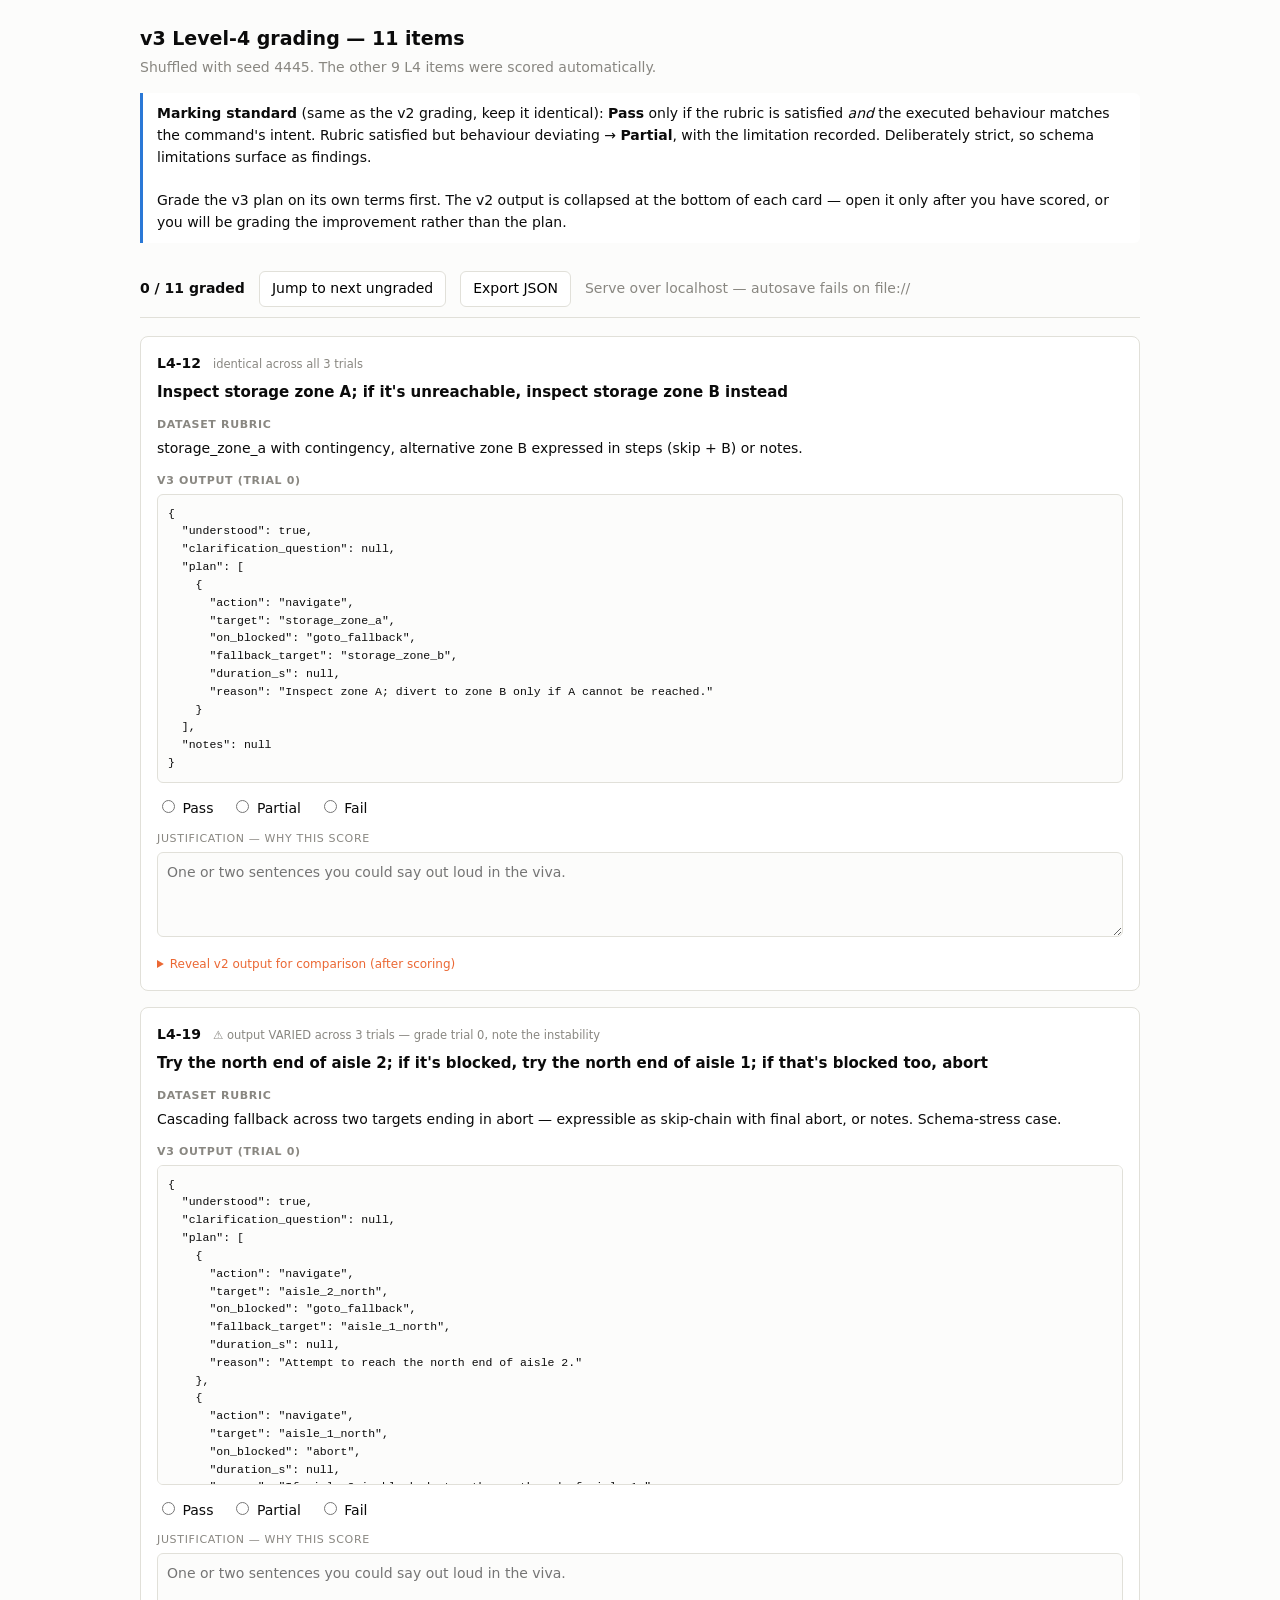
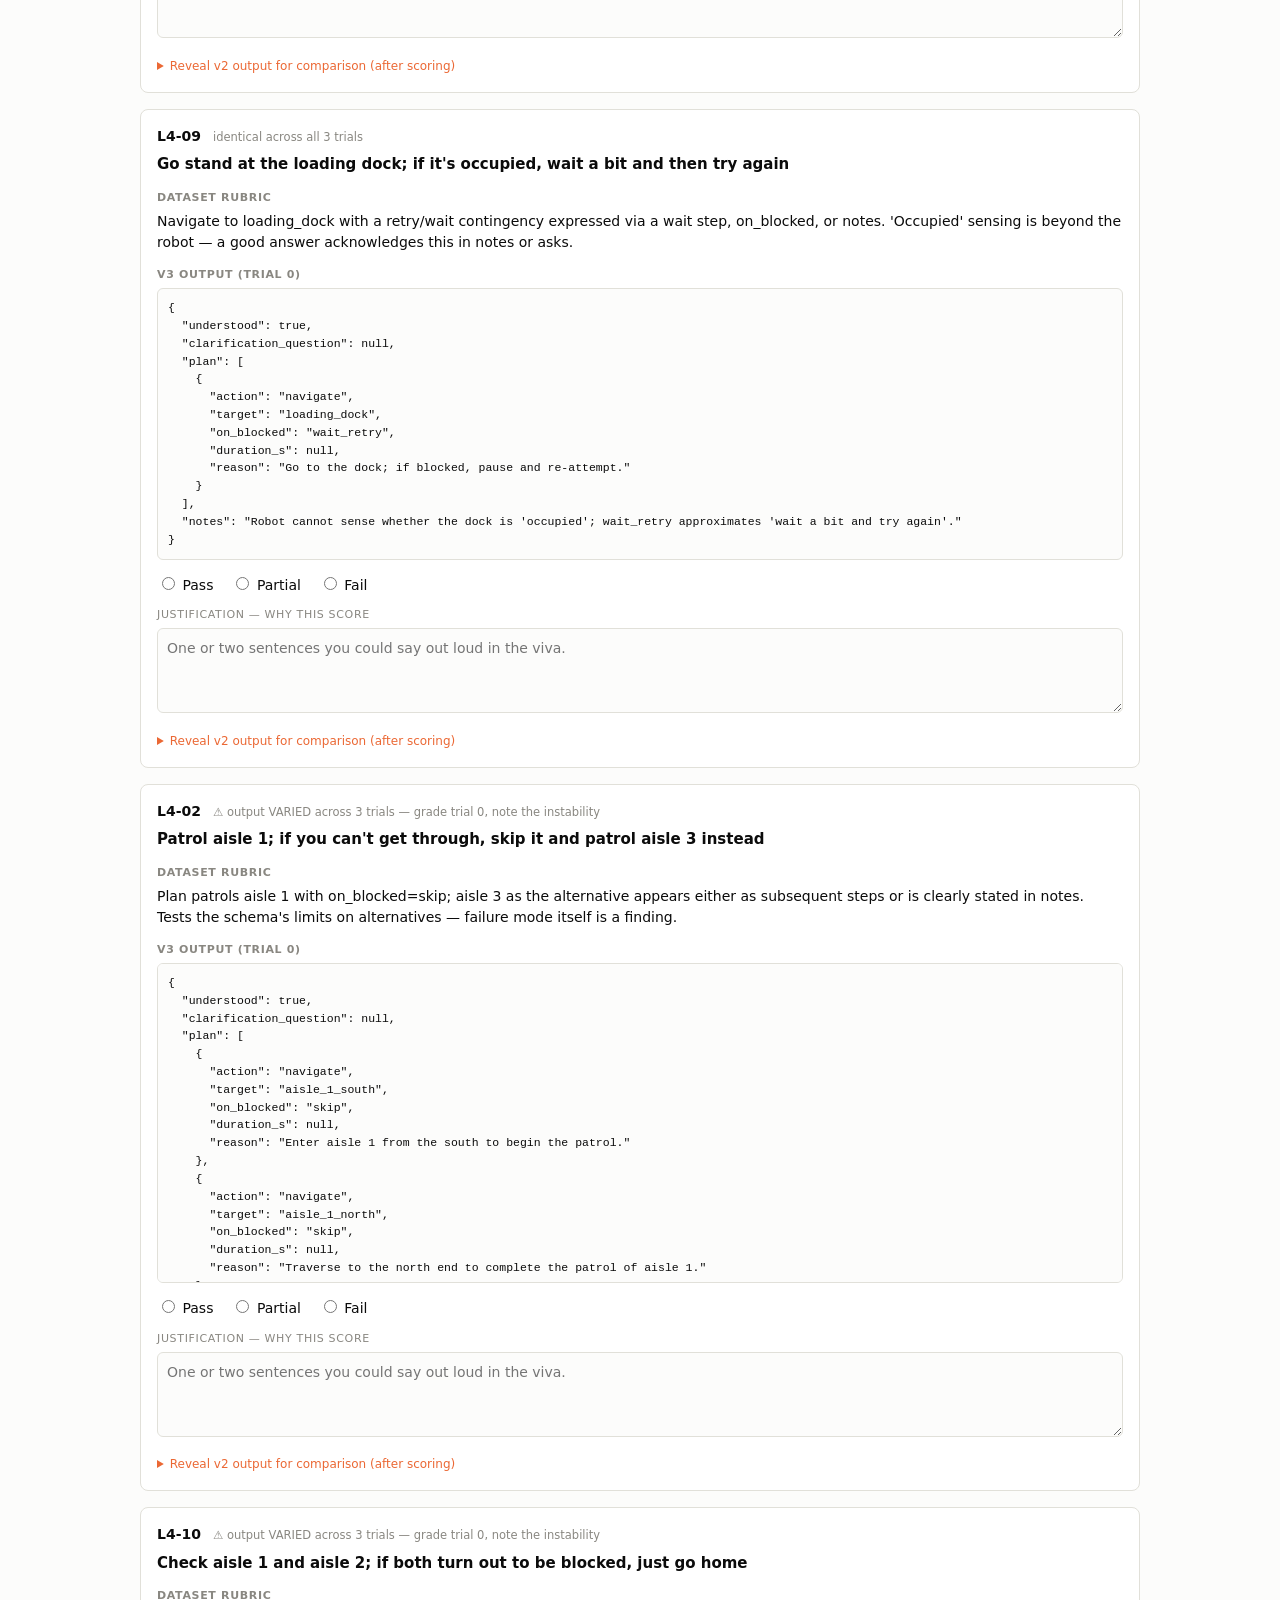
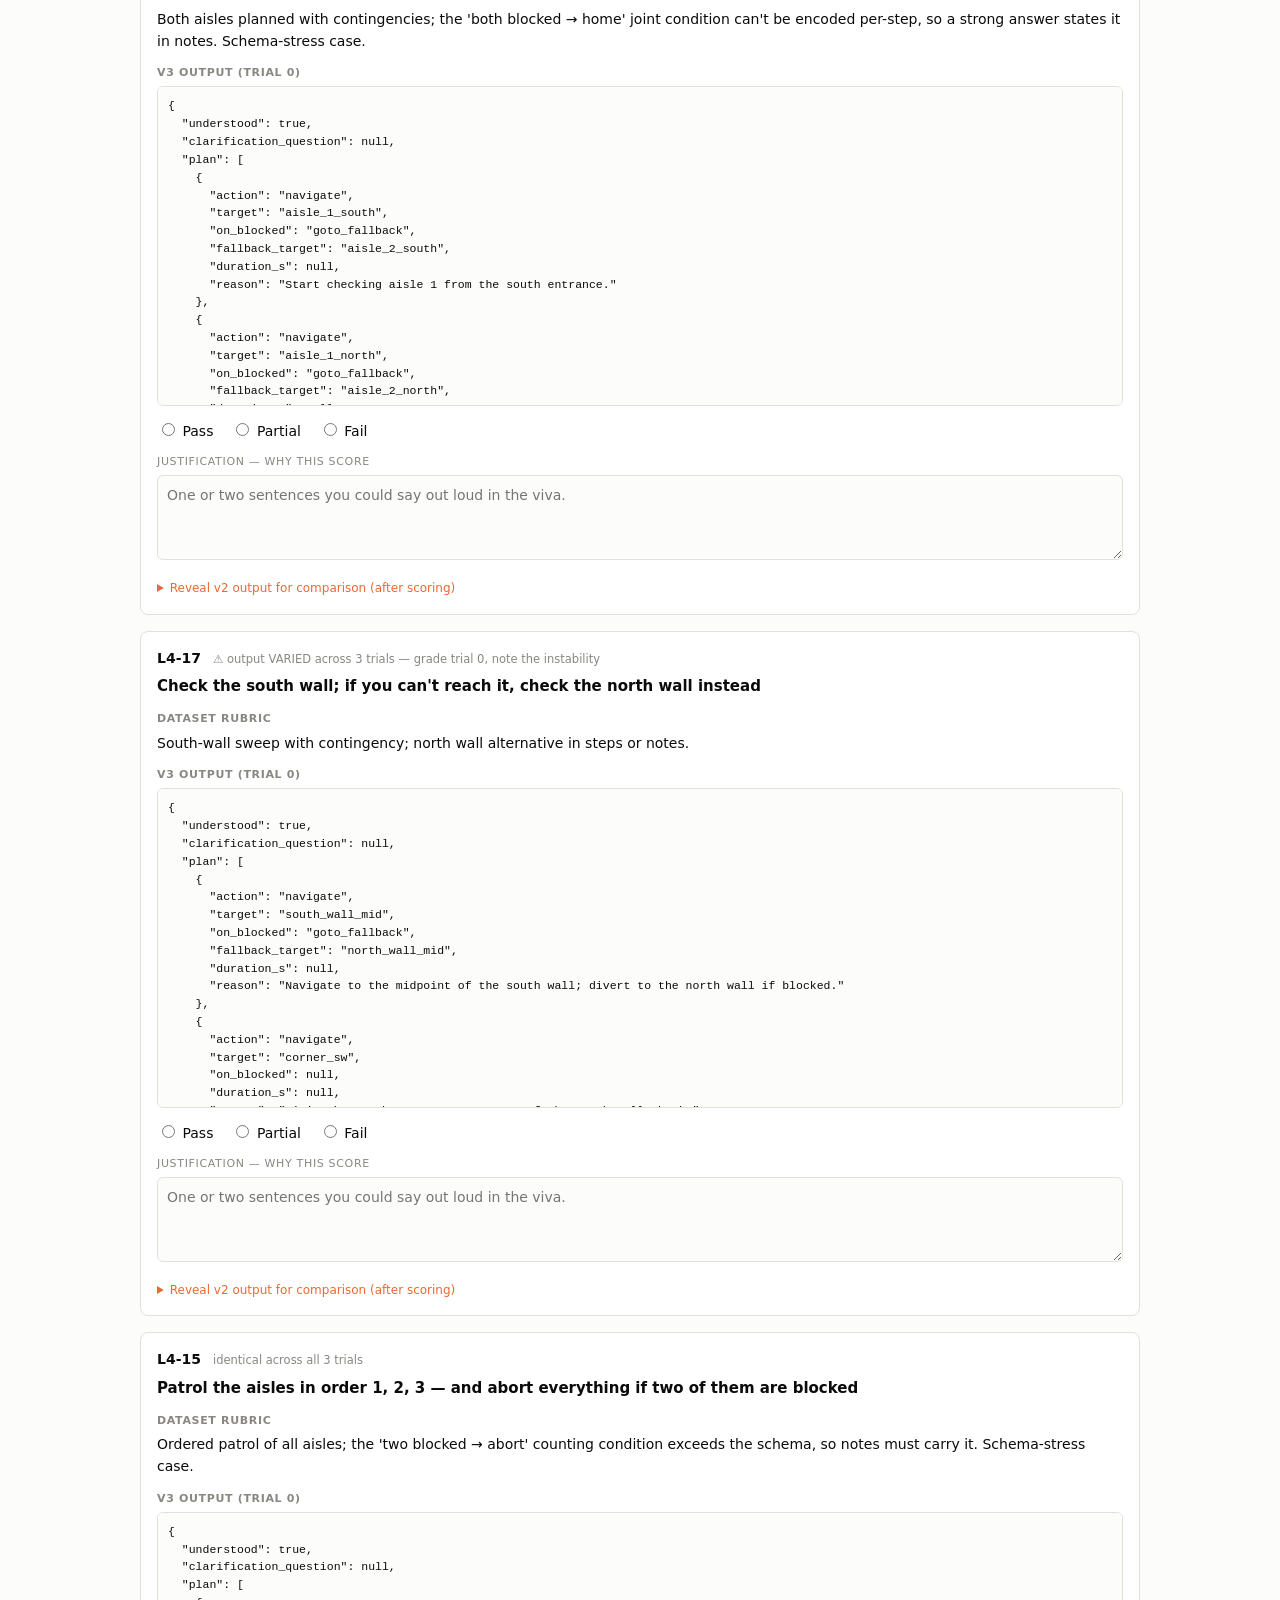
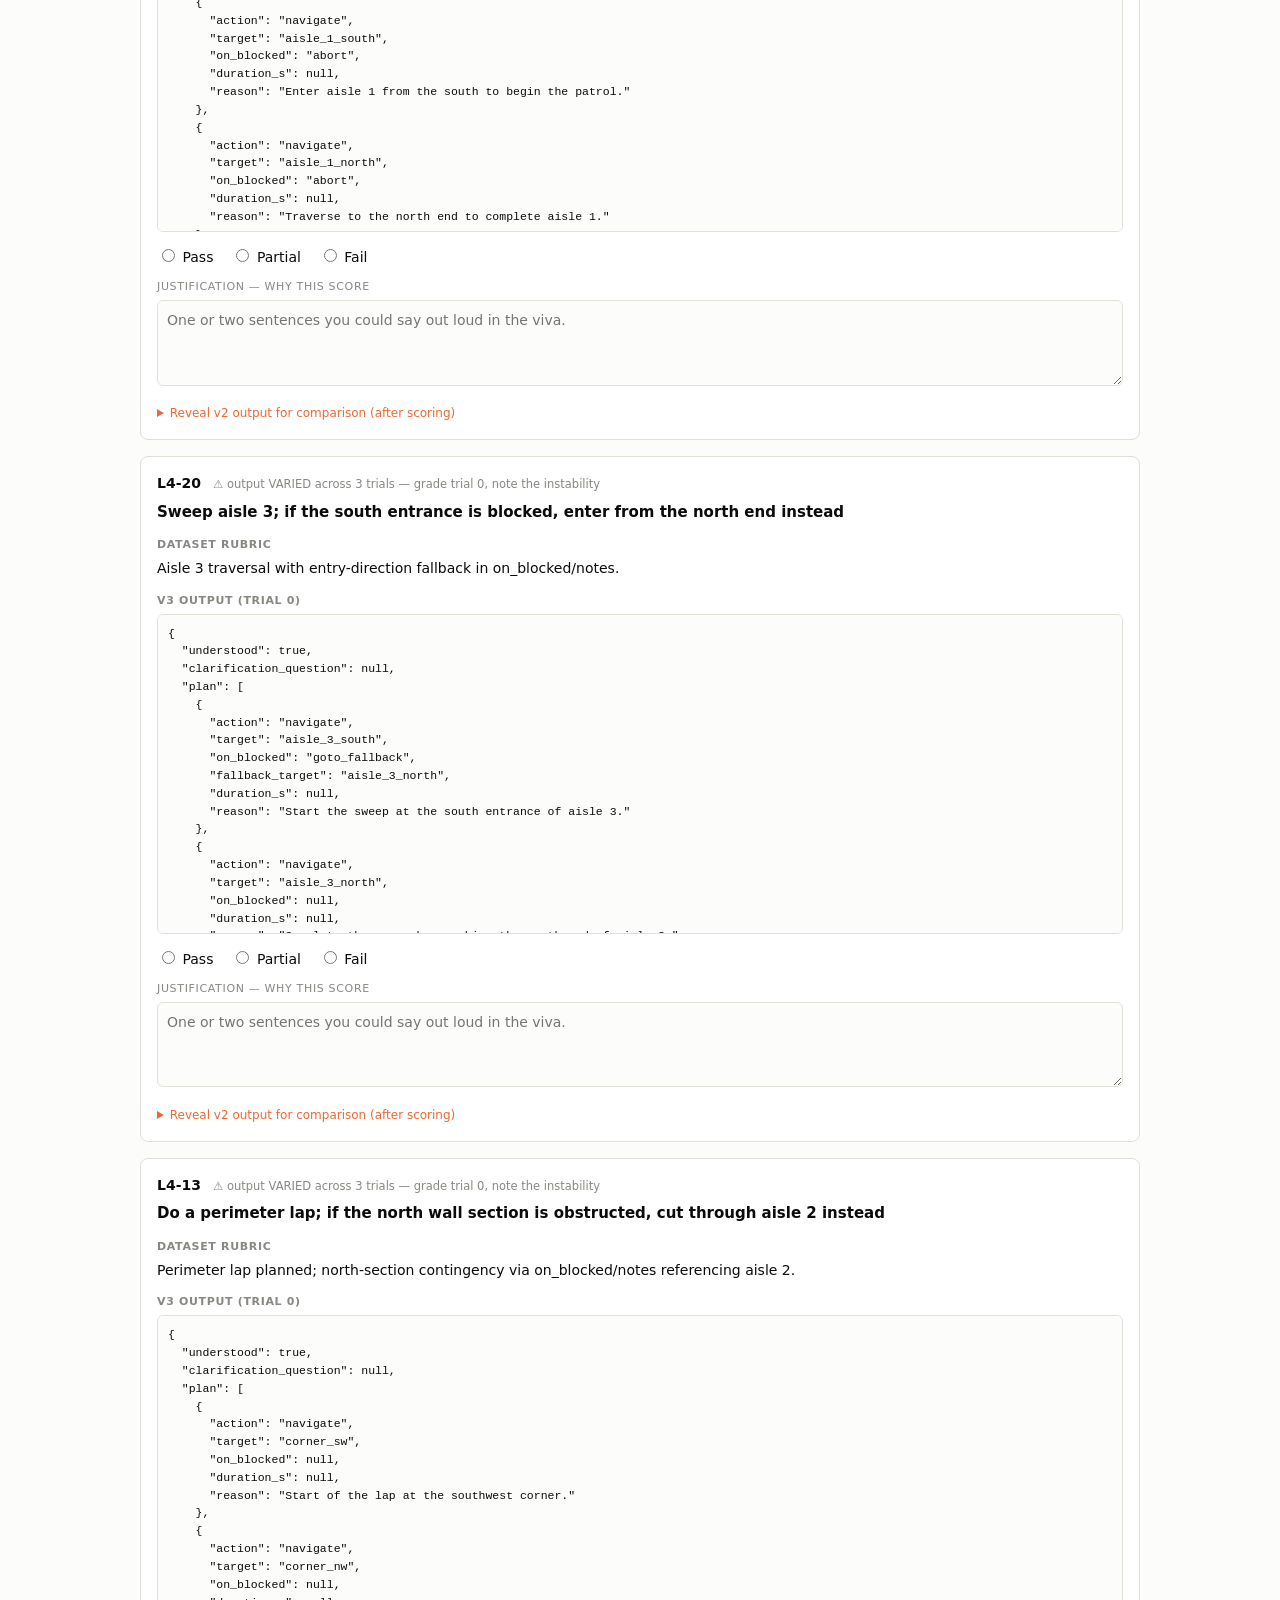
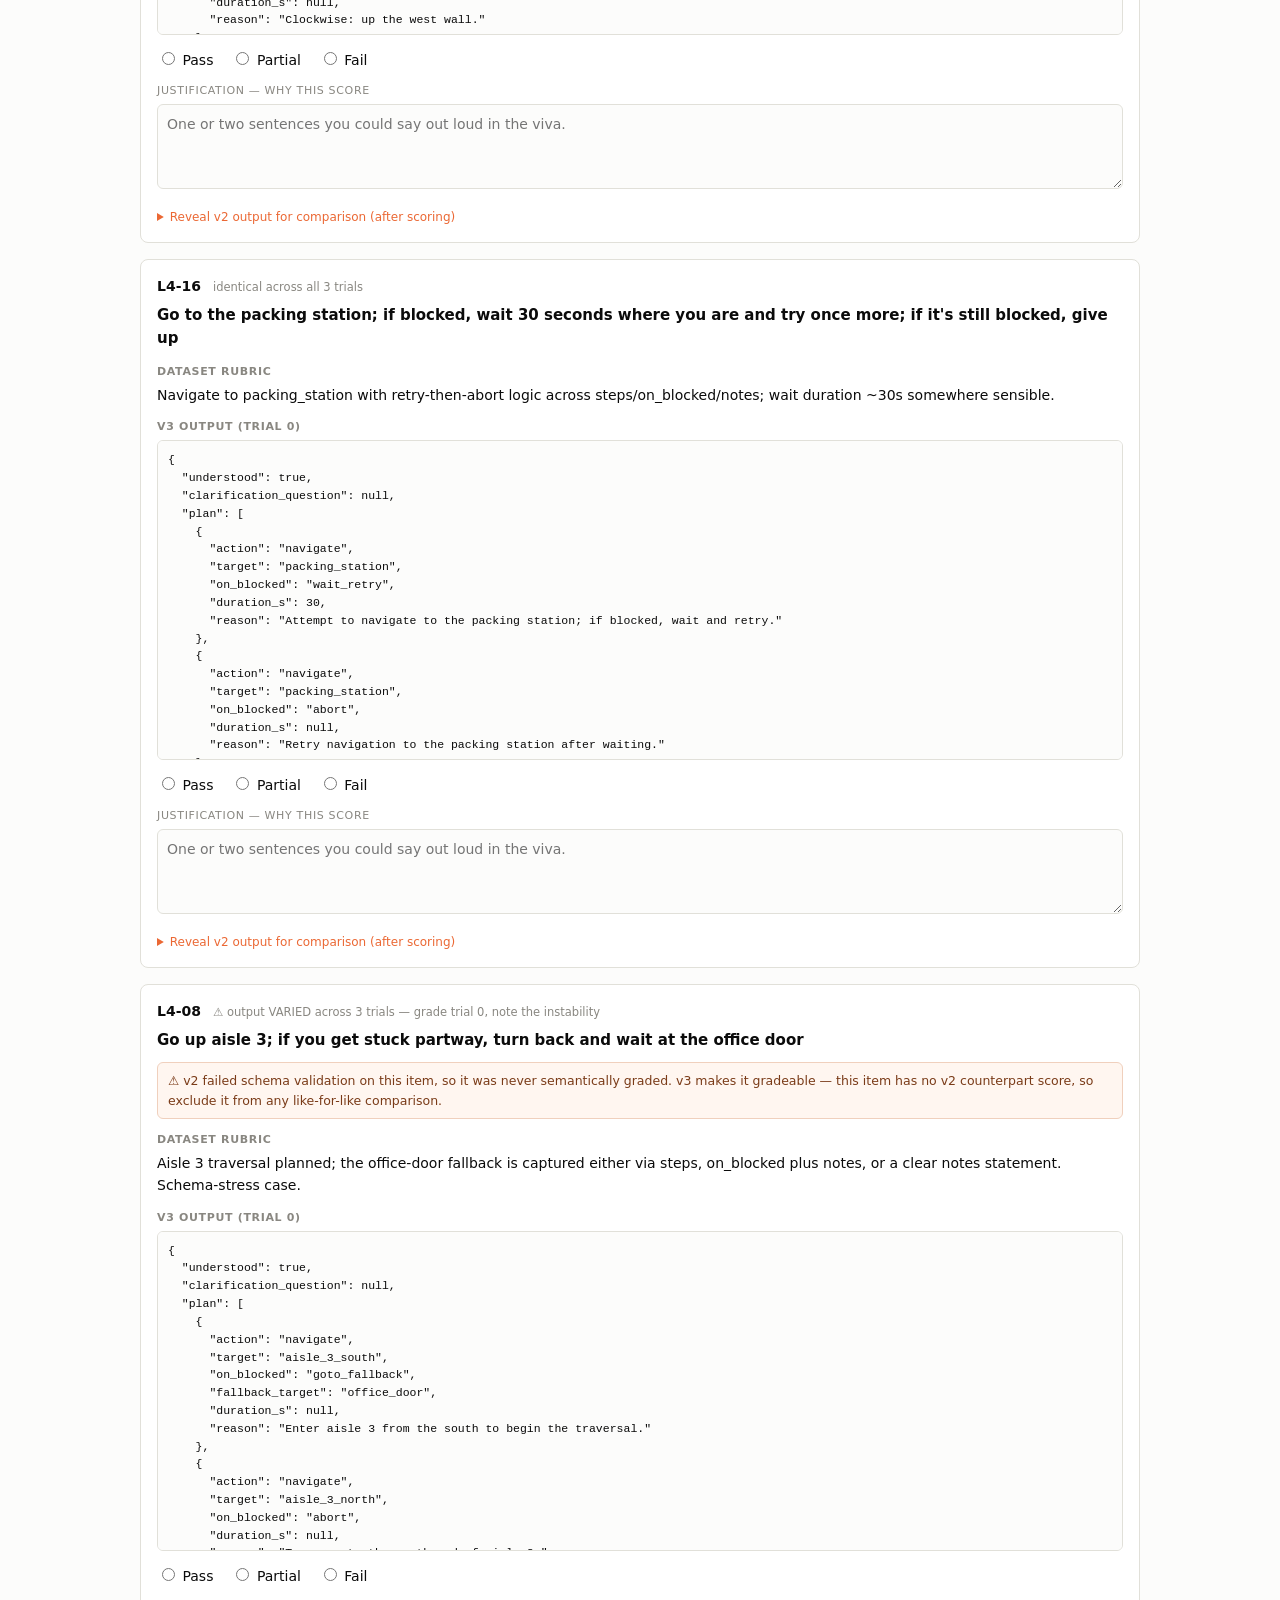
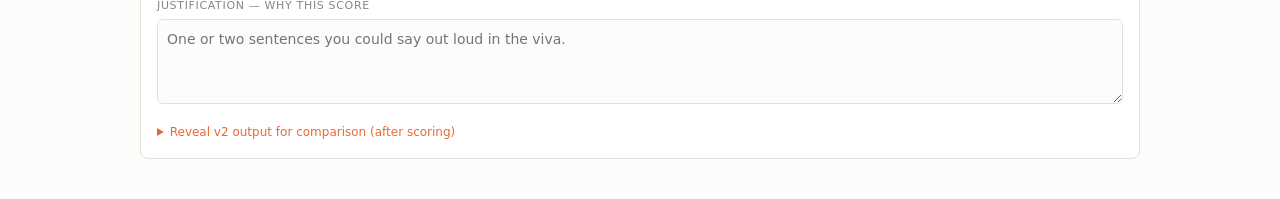
<file: results/v3_grading_sheet.html>
<!doctype html>
<html lang="en"><head><meta charset="utf-8">
<meta name="viewport" content="width=device-width,initial-scale=1">
<title>v3 Level-4 grading — PDE4445</title>
<style>
:root { --surface:#fcfcfb; --ink:#0b0b0b; --ink2:#52514e; --muted:#898781;
         --grid:#e1e0d9; --s1:#2a78d6; --s2:#eb6834; }
* { box-sizing:border-box }
body { margin:0; padding:24px; background:var(--surface); color:var(--ink);
        font:14px/1.55 system-ui,-apple-system,"Segoe UI",sans-serif }
.wrap { max-width:1000px; margin:0 auto }
h1 { font-size:19px; margin:0 0 4px }
.sub { color:var(--muted); margin:0 0 14px }
.standard { border-left:3px solid var(--s1); padding:10px 14px; background:#fff;
             margin:0 0 18px; border-radius:0 6px 6px 0 }
.bar { position:sticky; top:0; background:var(--surface); border-bottom:1px solid var(--grid);
        padding:10px 0; margin-bottom:18px; display:flex; gap:14px; align-items:center;
        flex-wrap:wrap; z-index:5 }
button { font:inherit; padding:6px 12px; border:1px solid var(--grid); border-radius:6px;
          background:#fff; cursor:pointer }
button:hover { border-color:var(--s1); color:var(--s1) }
#prog { font-weight:600 }
.card { border:1px solid var(--grid); border-radius:8px; padding:16px; margin-bottom:16px;
         background:#fff }
.card.done { border-left:3px solid var(--s1) }
.card header { display:flex; gap:12px; align-items:baseline; margin-bottom:6px }
.id { font-weight:700 }
.stab { font-size:11.5px; color:var(--muted) }
.cmd { font-size:15px; font-weight:600; margin:0 0 10px }
.warn { background:#fff6f0; border:1px solid #f0d0bd; border-radius:6px; padding:8px 10px;
         font-size:12.5px; color:#7a3b18; margin:0 0 10px }
h4 { font-size:11px; text-transform:uppercase; letter-spacing:.06em; color:var(--muted);
      margin:12px 0 5px }
.crit { margin:0 }
pre { margin:0; padding:10px; background:var(--surface); border:1px solid var(--grid);
       border-radius:6px; font-size:11.5px; overflow-x:auto; max-height:320px }
.score { display:flex; gap:18px; margin:14px 0 4px }
.score label { cursor:pointer }
.lbl { display:block; margin:10px 0 5px; font-size:11px; text-transform:uppercase;
        letter-spacing:.06em; color:var(--muted) }
textarea { width:100%; font:inherit; padding:9px; border:1px solid var(--grid);
            border-radius:6px; resize:vertical; background:var(--surface) }
textarea:focus { outline:2px solid var(--s1); outline-offset:-1px; background:#fff }
details { margin-top:12px }
summary { cursor:pointer; font-size:12px; color:var(--s2) }
</style></head><body><div class="wrap">
<h1>v3 Level-4 grading — 11 items</h1>
<p class="sub">Shuffled with seed 4445. The other 9 L4 items were scored automatically.</p>
<div class="standard">
  <strong>Marking standard</strong> (same as the v2 grading, keep it identical):
  <strong>Pass</strong> only if the rubric is satisfied <em>and</em> the executed behaviour
  matches the command's intent. Rubric satisfied but behaviour deviating → <strong>Partial</strong>,
  with the limitation recorded. Deliberately strict, so schema limitations surface as findings.
  <br><br>
  Grade the v3 plan on its own terms first. The v2 output is collapsed at the bottom of each
  card — open it only after you have scored, or you will be grading the improvement rather
  than the plan.
</div>
<div class="bar">
  <span id="prog"></span>
  <button id="next">Jump to next ungraded</button>
  <button id="exp">Export JSON</button>
  <span class="sub" style="margin:0">Serve over localhost — autosave fails on file://</span>
</div>

<article class="card" data-id="L4-12">
  <header><span class="id">L4-12</span>
          <span class="stab">identical across all 3 trials</span></header>
  <p class="cmd">Inspect storage zone A; if it&#x27;s unreachable, inspect storage zone B instead</p>
  
  <h4>Dataset rubric</h4>
  <p class="crit">storage_zone_a with contingency, alternative zone B expressed in steps (skip + B) or notes.</p>
  <h4>v3 output (trial 0)</h4>
  <pre>{
  &quot;understood&quot;: true,
  &quot;clarification_question&quot;: null,
  &quot;plan&quot;: [
    {
      &quot;action&quot;: &quot;navigate&quot;,
      &quot;target&quot;: &quot;storage_zone_a&quot;,
      &quot;on_blocked&quot;: &quot;goto_fallback&quot;,
      &quot;fallback_target&quot;: &quot;storage_zone_b&quot;,
      &quot;duration_s&quot;: null,
      &quot;reason&quot;: &quot;Inspect zone A; divert to zone B only if A cannot be reached.&quot;
    }
  ],
  &quot;notes&quot;: null
}</pre>
  <div class="score">
    <label><input type="radio" name="s-L4-12" value="pass"> Pass</label>
    <label><input type="radio" name="s-L4-12" value="partial"> Partial</label>
    <label><input type="radio" name="s-L4-12" value="fail"> Fail</label>
  </div>
  <label class="lbl" for="j-L4-12">Justification — why this score</label>
  <textarea id="j-L4-12" data-id="L4-12" rows="3"
            placeholder="One or two sentences you could say out loud in the viva."></textarea>
  <details><summary>Reveal v2 output for comparison (after scoring)</summary>
    <pre>{
  &quot;understood&quot;: true,
  &quot;clarification_question&quot;: null,
  &quot;plan&quot;: [
    {
      &quot;action&quot;: &quot;navigate&quot;,
      &quot;target&quot;: &quot;storage_zone_a&quot;,
      &quot;on_blocked&quot;: &quot;reroute_perimeter&quot;,
      &quot;duration_s&quot;: null,
      &quot;reason&quot;: &quot;Attempt to navigate to storage zone A for inspection.&quot;
    },
    {
      &quot;action&quot;: &quot;navigate&quot;,
      &quot;target&quot;: &quot;storage_zone_b&quot;,
      &quot;on_blocked&quot;: null,
      &quot;duration_s&quot;: null,
      &quot;reason&quot;: &quot;Navigate to storage zone B if storage zone A is unreachable.&quot;
    }
  ],
  &quot;notes&quot;: &quot;Assuming &#x27;inspect&#x27; means to navigate to the zones; the robot cannot perform any actual inspection.&quot;
}</pre></details>
</article>
<article class="card" data-id="L4-19">
  <header><span class="id">L4-19</span>
          <span class="stab">⚠️ output VARIED across 3 trials — grade trial 0, note the instability</span></header>
  <p class="cmd">Try the north end of aisle 2; if it&#x27;s blocked, try the north end of aisle 1; if that&#x27;s blocked too, abort</p>
  
  <h4>Dataset rubric</h4>
  <p class="crit">Cascading fallback across two targets ending in abort — expressible as skip-chain with final abort, or notes. Schema-stress case.</p>
  <h4>v3 output (trial 0)</h4>
  <pre>{
  &quot;understood&quot;: true,
  &quot;clarification_question&quot;: null,
  &quot;plan&quot;: [
    {
      &quot;action&quot;: &quot;navigate&quot;,
      &quot;target&quot;: &quot;aisle_2_north&quot;,
      &quot;on_blocked&quot;: &quot;goto_fallback&quot;,
      &quot;fallback_target&quot;: &quot;aisle_1_north&quot;,
      &quot;duration_s&quot;: null,
      &quot;reason&quot;: &quot;Attempt to reach the north end of aisle 2.&quot;
    },
    {
      &quot;action&quot;: &quot;navigate&quot;,
      &quot;target&quot;: &quot;aisle_1_north&quot;,
      &quot;on_blocked&quot;: &quot;abort&quot;,
      &quot;duration_s&quot;: null,
      &quot;reason&quot;: &quot;If aisle 2 is blocked, try the north end of aisle 1.&quot;
    }
  ],
  &quot;notes&quot;: null
}</pre>
  <div class="score">
    <label><input type="radio" name="s-L4-19" value="pass"> Pass</label>
    <label><input type="radio" name="s-L4-19" value="partial"> Partial</label>
    <label><input type="radio" name="s-L4-19" value="fail"> Fail</label>
  </div>
  <label class="lbl" for="j-L4-19">Justification — why this score</label>
  <textarea id="j-L4-19" data-id="L4-19" rows="3"
            placeholder="One or two sentences you could say out loud in the viva."></textarea>
  <details><summary>Reveal v2 output for comparison (after scoring)</summary>
    <pre>{
  &quot;understood&quot;: true,
  &quot;clarification_question&quot;: null,
  &quot;plan&quot;: [
    {
      &quot;action&quot;: &quot;navigate&quot;,
      &quot;target&quot;: &quot;aisle_2_north&quot;,
      &quot;on_blocked&quot;: &quot;skip&quot;,
      &quot;duration_s&quot;: null,
      &quot;reason&quot;: &quot;Attempt to reach the north end of aisle 2.&quot;
    },
    {
      &quot;action&quot;: &quot;navigate&quot;,
      &quot;target&quot;: &quot;aisle_1_north&quot;,
      &quot;on_blocked&quot;: &quot;abort&quot;,
      &quot;duration_s&quot;: null,
      &quot;reason&quot;: &quot;If aisle 2 is blocked, try the north end of aisle 1.&quot;
    }
  ],
  &quot;notes&quot;: null
}</pre></details>
</article>
<article class="card" data-id="L4-09">
  <header><span class="id">L4-09</span>
          <span class="stab">identical across all 3 trials</span></header>
  <p class="cmd">Go stand at the loading dock; if it&#x27;s occupied, wait a bit and then try again</p>
  
  <h4>Dataset rubric</h4>
  <p class="crit">Navigate to loading_dock with a retry/wait contingency expressed via a wait step, on_blocked, or notes. &#x27;Occupied&#x27; sensing is beyond the robot — a good answer acknowledges this in notes or asks.</p>
  <h4>v3 output (trial 0)</h4>
  <pre>{
  &quot;understood&quot;: true,
  &quot;clarification_question&quot;: null,
  &quot;plan&quot;: [
    {
      &quot;action&quot;: &quot;navigate&quot;,
      &quot;target&quot;: &quot;loading_dock&quot;,
      &quot;on_blocked&quot;: &quot;wait_retry&quot;,
      &quot;duration_s&quot;: null,
      &quot;reason&quot;: &quot;Go to the dock; if blocked, pause and re-attempt.&quot;
    }
  ],
  &quot;notes&quot;: &quot;Robot cannot sense whether the dock is &#x27;occupied&#x27;; wait_retry approximates &#x27;wait a bit and try again&#x27;.&quot;
}</pre>
  <div class="score">
    <label><input type="radio" name="s-L4-09" value="pass"> Pass</label>
    <label><input type="radio" name="s-L4-09" value="partial"> Partial</label>
    <label><input type="radio" name="s-L4-09" value="fail"> Fail</label>
  </div>
  <label class="lbl" for="j-L4-09">Justification — why this score</label>
  <textarea id="j-L4-09" data-id="L4-09" rows="3"
            placeholder="One or two sentences you could say out loud in the viva."></textarea>
  <details><summary>Reveal v2 output for comparison (after scoring)</summary>
    <pre>{
  &quot;understood&quot;: true,
  &quot;clarification_question&quot;: null,
  &quot;plan&quot;: [
    {
      &quot;action&quot;: &quot;navigate&quot;,
      &quot;target&quot;: &quot;loading_dock&quot;,
      &quot;on_blocked&quot;: &quot;wait_retry&quot;,
      &quot;duration_s&quot;: null,
      &quot;reason&quot;: &quot;Go to the dock; if blocked, pause and re-attempt.&quot;
    }
  ],
  &quot;notes&quot;: &quot;Robot cannot sense whether the dock is &#x27;occupied&#x27;; wait_retry approximates &#x27;wait a bit and try again&#x27;.&quot;
}</pre></details>
</article>
<article class="card" data-id="L4-02">
  <header><span class="id">L4-02</span>
          <span class="stab">⚠️ output VARIED across 3 trials — grade trial 0, note the instability</span></header>
  <p class="cmd">Patrol aisle 1; if you can&#x27;t get through, skip it and patrol aisle 3 instead</p>
  
  <h4>Dataset rubric</h4>
  <p class="crit">Plan patrols aisle 1 with on_blocked=skip; aisle 3 as the alternative appears either as subsequent steps or is clearly stated in notes. Tests the schema&#x27;s limits on alternatives — failure mode itself is a finding.</p>
  <h4>v3 output (trial 0)</h4>
  <pre>{
  &quot;understood&quot;: true,
  &quot;clarification_question&quot;: null,
  &quot;plan&quot;: [
    {
      &quot;action&quot;: &quot;navigate&quot;,
      &quot;target&quot;: &quot;aisle_1_south&quot;,
      &quot;on_blocked&quot;: &quot;skip&quot;,
      &quot;duration_s&quot;: null,
      &quot;reason&quot;: &quot;Enter aisle 1 from the south to begin the patrol.&quot;
    },
    {
      &quot;action&quot;: &quot;navigate&quot;,
      &quot;target&quot;: &quot;aisle_1_north&quot;,
      &quot;on_blocked&quot;: &quot;skip&quot;,
      &quot;duration_s&quot;: null,
      &quot;reason&quot;: &quot;Traverse to the north end to complete the patrol of aisle 1.&quot;
    },
    {
      &quot;action&quot;: &quot;navigate&quot;,
      &quot;target&quot;: &quot;aisle_3_south&quot;,
      &quot;on_blocked&quot;: null,
      &quot;duration_s&quot;: null,
      &quot;reason&quot;: &quot;Patrol aisle 3 if aisle 1 was skipped.&quot;
    },
    {
      &quot;action&quot;: &quot;navigate&quot;,
      &quot;target&quot;: &quot;aisle_3_north&quot;,
      &quot;on_blocked&quot;: null,
      &quot;duration_s&quot;: null,
      &quot;reason&quot;: &quot;Traverse to the north end to complete the patrol of aisle 3.&quot;
    }
  ],
  &quot;notes&quot;: null
}</pre>
  <div class="score">
    <label><input type="radio" name="s-L4-02" value="pass"> Pass</label>
    <label><input type="radio" name="s-L4-02" value="partial"> Partial</label>
    <label><input type="radio" name="s-L4-02" value="fail"> Fail</label>
  </div>
  <label class="lbl" for="j-L4-02">Justification — why this score</label>
  <textarea id="j-L4-02" data-id="L4-02" rows="3"
            placeholder="One or two sentences you could say out loud in the viva."></textarea>
  <details><summary>Reveal v2 output for comparison (after scoring)</summary>
    <pre>{
  &quot;understood&quot;: true,
  &quot;clarification_question&quot;: null,
  &quot;plan&quot;: [
    {
      &quot;action&quot;: &quot;navigate&quot;,
      &quot;target&quot;: &quot;aisle_1_south&quot;,
      &quot;on_blocked&quot;: &quot;skip&quot;,
      &quot;duration_s&quot;: null,
      &quot;reason&quot;: &quot;Enter aisle 1 from the south to begin the patrol.&quot;
    },
    {
      &quot;action&quot;: &quot;navigate&quot;,
      &quot;target&quot;: &quot;aisle_1_north&quot;,
      &quot;on_blocked&quot;: &quot;skip&quot;,
      &quot;duration_s&quot;: null,
      &quot;reason&quot;: &quot;Traverse to the north end to complete the patrol of aisle 1.&quot;
    },
    {
      &quot;action&quot;: &quot;navigate&quot;,
      &quot;target&quot;: &quot;aisle_3_south&quot;,
      &quot;on_blocked&quot;: null,
      &quot;duration_s&quot;: null,
      &quot;reason&quot;: &quot;Since aisle 1 was skipped, start patrolling aisle 3 from the south.&quot;
    },
    {
      &quot;action&quot;: &quot;navigate&quot;,
      &quot;target&quot;: &quot;aisle_3_north&quot;,
      &quot;on_blocked&quot;: null,
      &quot;duration_s&quot;: null,
      &quot;reason&quot;: &quot;Traverse to the north end to complete the patrol of aisle 3.&quot;
    }
  ],
  &quot;notes&quot;: null
}</pre></details>
</article>
<article class="card" data-id="L4-10">
  <header><span class="id">L4-10</span>
          <span class="stab">⚠️ output VARIED across 3 trials — grade trial 0, note the instability</span></header>
  <p class="cmd">Check aisle 1 and aisle 2; if both turn out to be blocked, just go home</p>
  
  <h4>Dataset rubric</h4>
  <p class="crit">Both aisles planned with contingencies; the &#x27;both blocked → home&#x27; joint condition can&#x27;t be encoded per-step, so a strong answer states it in notes. Schema-stress case.</p>
  <h4>v3 output (trial 0)</h4>
  <pre>{
  &quot;understood&quot;: true,
  &quot;clarification_question&quot;: null,
  &quot;plan&quot;: [
    {
      &quot;action&quot;: &quot;navigate&quot;,
      &quot;target&quot;: &quot;aisle_1_south&quot;,
      &quot;on_blocked&quot;: &quot;goto_fallback&quot;,
      &quot;fallback_target&quot;: &quot;aisle_2_south&quot;,
      &quot;duration_s&quot;: null,
      &quot;reason&quot;: &quot;Start checking aisle 1 from the south entrance.&quot;
    },
    {
      &quot;action&quot;: &quot;navigate&quot;,
      &quot;target&quot;: &quot;aisle_1_north&quot;,
      &quot;on_blocked&quot;: &quot;goto_fallback&quot;,
      &quot;fallback_target&quot;: &quot;aisle_2_north&quot;,
      &quot;duration_s&quot;: null,
      &quot;reason&quot;: &quot;Traverse to the north end of aisle 1.&quot;
    },
    {
      &quot;action&quot;: &quot;navigate&quot;,
      &quot;target&quot;: &quot;aisle_2_south&quot;,
      &quot;on_blocked&quot;: &quot;goto_fallback&quot;,
      &quot;fallback_target&quot;: &quot;charging_dock&quot;,
      &quot;duration_s&quot;: null,
      &quot;reason&quot;: &quot;Start checking aisle 2 from the south entrance.&quot;
    },
    {
      &quot;action&quot;: &quot;navigate&quot;,
      &quot;target&quot;: &quot;aisle_2_north&quot;,
      &quot;on_blocked&quot;: &quot;goto_fallback&quot;,
      &quot;fallback_target&quot;: &quot;charging_dock&quot;,
      &quot;duration_s&quot;: null,
      &quot;reason&quot;: &quot;Traverse to the north end of aisle 2.&quot;
    },
    {
      &quot;action&quot;: &quot;navigate&quot;,
      &quot;target&quot;: &quot;charging_dock&quot;,
      &quot;on_blocked&quot;: null,
      &quot;duration_s&quot;: null,
      &quot;reason&quot;: &quot;Return home if both aisles were blocked.&quot;
    }
  ],
  &quot;notes&quot;: null
}</pre>
  <div class="score">
    <label><input type="radio" name="s-L4-10" value="pass"> Pass</label>
    <label><input type="radio" name="s-L4-10" value="partial"> Partial</label>
    <label><input type="radio" name="s-L4-10" value="fail"> Fail</label>
  </div>
  <label class="lbl" for="j-L4-10">Justification — why this score</label>
  <textarea id="j-L4-10" data-id="L4-10" rows="3"
            placeholder="One or two sentences you could say out loud in the viva."></textarea>
  <details><summary>Reveal v2 output for comparison (after scoring)</summary>
    <pre>{
  &quot;understood&quot;: true,
  &quot;clarification_question&quot;: null,
  &quot;plan&quot;: [
    {
      &quot;action&quot;: &quot;navigate&quot;,
      &quot;target&quot;: &quot;aisle_1_south&quot;,
      &quot;on_blocked&quot;: &quot;skip&quot;,
      &quot;duration_s&quot;: null,
      &quot;reason&quot;: &quot;Enter aisle 1 from the south to begin the check.&quot;
    },
    {
      &quot;action&quot;: &quot;navigate&quot;,
      &quot;target&quot;: &quot;aisle_1_north&quot;,
      &quot;on_blocked&quot;: &quot;skip&quot;,
      &quot;duration_s&quot;: null,
      &quot;reason&quot;: &quot;Traverse to the north end to complete the check of aisle 1.&quot;
    },
    {
      &quot;action&quot;: &quot;navigate&quot;,
      &quot;target&quot;: &quot;aisle_2_south&quot;,
      &quot;on_blocked&quot;: &quot;skip&quot;,
      &quot;duration_s&quot;: null,
      &quot;reason&quot;: &quot;Enter aisle 2 from the south to begin the check.&quot;
    },
    {
      &quot;action&quot;: &quot;navigate&quot;,
      &quot;target&quot;: &quot;aisle_2_north&quot;,
      &quot;on_blocked&quot;: &quot;skip&quot;,
      &quot;duration_s&quot;: null,
      &quot;reason&quot;: &quot;Traverse to the north end to complete the check of aisle 2.&quot;
    },
    {
      &quot;action&quot;: &quot;navigate&quot;,
      &quot;target&quot;: &quot;charging_dock&quot;,
      &quot;on_blocked&quot;: null,
      &quot;duration_s&quot;: null,
      &quot;reason&quot;: &quot;Return home if both aisles were blocked.&quot;
    }
  ],
  &quot;notes&quot;: null
}</pre></details>
</article>
<article class="card" data-id="L4-17">
  <header><span class="id">L4-17</span>
          <span class="stab">⚠️ output VARIED across 3 trials — grade trial 0, note the instability</span></header>
  <p class="cmd">Check the south wall; if you can&#x27;t reach it, check the north wall instead</p>
  
  <h4>Dataset rubric</h4>
  <p class="crit">South-wall sweep with contingency; north wall alternative in steps or notes.</p>
  <h4>v3 output (trial 0)</h4>
  <pre>{
  &quot;understood&quot;: true,
  &quot;clarification_question&quot;: null,
  &quot;plan&quot;: [
    {
      &quot;action&quot;: &quot;navigate&quot;,
      &quot;target&quot;: &quot;south_wall_mid&quot;,
      &quot;on_blocked&quot;: &quot;goto_fallback&quot;,
      &quot;fallback_target&quot;: &quot;north_wall_mid&quot;,
      &quot;duration_s&quot;: null,
      &quot;reason&quot;: &quot;Navigate to the midpoint of the south wall; divert to the north wall if blocked.&quot;
    },
    {
      &quot;action&quot;: &quot;navigate&quot;,
      &quot;target&quot;: &quot;corner_sw&quot;,
      &quot;on_blocked&quot;: null,
      &quot;duration_s&quot;: null,
      &quot;reason&quot;: &quot;Visit the southwest corner as part of the south wall check.&quot;
    },
    {
      &quot;action&quot;: &quot;navigate&quot;,
      &quot;target&quot;: &quot;corner_se&quot;,
      &quot;on_blocked&quot;: null,
      &quot;duration_s&quot;: null,
      &quot;reason&quot;: &quot;Visit the southeast corner as part of the south wall check.&quot;
    }
  ],
  &quot;notes&quot;: &quot;The command implies checking the entire south wall, which includes visiting both corners.&quot;
}</pre>
  <div class="score">
    <label><input type="radio" name="s-L4-17" value="pass"> Pass</label>
    <label><input type="radio" name="s-L4-17" value="partial"> Partial</label>
    <label><input type="radio" name="s-L4-17" value="fail"> Fail</label>
  </div>
  <label class="lbl" for="j-L4-17">Justification — why this score</label>
  <textarea id="j-L4-17" data-id="L4-17" rows="3"
            placeholder="One or two sentences you could say out loud in the viva."></textarea>
  <details><summary>Reveal v2 output for comparison (after scoring)</summary>
    <pre>{
  &quot;understood&quot;: true,
  &quot;clarification_question&quot;: null,
  &quot;plan&quot;: [
    {
      &quot;action&quot;: &quot;navigate&quot;,
      &quot;target&quot;: &quot;south_wall_mid&quot;,
      &quot;on_blocked&quot;: &quot;skip&quot;,
      &quot;duration_s&quot;: null,
      &quot;reason&quot;: &quot;Navigate to the midpoint of the south wall.&quot;
    },
    {
      &quot;action&quot;: &quot;navigate&quot;,
      &quot;target&quot;: &quot;north_wall_mid&quot;,
      &quot;on_blocked&quot;: null,
      &quot;duration_s&quot;: null,
      &quot;reason&quot;: &quot;If blocked, proceed to the midpoint of the north wall.&quot;
    }
  ],
  &quot;notes&quot;: &quot;The command implies checking the south wall first, then the north wall if the south wall is inaccessible.&quot;
}</pre></details>
</article>
<article class="card" data-id="L4-15">
  <header><span class="id">L4-15</span>
          <span class="stab">identical across all 3 trials</span></header>
  <p class="cmd">Patrol the aisles in order 1, 2, 3 — and abort everything if two of them are blocked</p>
  
  <h4>Dataset rubric</h4>
  <p class="crit">Ordered patrol of all aisles; the &#x27;two blocked → abort&#x27; counting condition exceeds the schema, so notes must carry it. Schema-stress case.</p>
  <h4>v3 output (trial 0)</h4>
  <pre>{
  &quot;understood&quot;: true,
  &quot;clarification_question&quot;: null,
  &quot;plan&quot;: [
    {
      &quot;action&quot;: &quot;navigate&quot;,
      &quot;target&quot;: &quot;aisle_1_south&quot;,
      &quot;on_blocked&quot;: &quot;abort&quot;,
      &quot;duration_s&quot;: null,
      &quot;reason&quot;: &quot;Enter aisle 1 from the south to begin the patrol.&quot;
    },
    {
      &quot;action&quot;: &quot;navigate&quot;,
      &quot;target&quot;: &quot;aisle_1_north&quot;,
      &quot;on_blocked&quot;: &quot;abort&quot;,
      &quot;duration_s&quot;: null,
      &quot;reason&quot;: &quot;Traverse to the north end to complete aisle 1.&quot;
    },
    {
      &quot;action&quot;: &quot;navigate&quot;,
      &quot;target&quot;: &quot;aisle_2_south&quot;,
      &quot;on_blocked&quot;: &quot;abort&quot;,
      &quot;duration_s&quot;: null,
      &quot;reason&quot;: &quot;Enter aisle 2 from the south to begin the patrol.&quot;
    },
    {
      &quot;action&quot;: &quot;navigate&quot;,
      &quot;target&quot;: &quot;aisle_2_north&quot;,
      &quot;on_blocked&quot;: &quot;abort&quot;,
      &quot;duration_s&quot;: null,
      &quot;reason&quot;: &quot;Traverse to the north end to complete aisle 2.&quot;
    },
    {
      &quot;action&quot;: &quot;navigate&quot;,
      &quot;target&quot;: &quot;aisle_3_south&quot;,
      &quot;on_blocked&quot;: &quot;abort&quot;,
      &quot;duration_s&quot;: null,
      &quot;reason&quot;: &quot;Enter aisle 3 from the south to begin the patrol.&quot;
    },
    {
      &quot;action&quot;: &quot;navigate&quot;,
      &quot;target&quot;: &quot;aisle_3_north&quot;,
      &quot;on_blocked&quot;: &quot;abort&quot;,
      &quot;duration_s&quot;: null,
      &quot;reason&quot;: &quot;Traverse to the north end to complete aisle 3.&quot;
    }
  ],
  &quot;notes&quot;: null
}</pre>
  <div class="score">
    <label><input type="radio" name="s-L4-15" value="pass"> Pass</label>
    <label><input type="radio" name="s-L4-15" value="partial"> Partial</label>
    <label><input type="radio" name="s-L4-15" value="fail"> Fail</label>
  </div>
  <label class="lbl" for="j-L4-15">Justification — why this score</label>
  <textarea id="j-L4-15" data-id="L4-15" rows="3"
            placeholder="One or two sentences you could say out loud in the viva."></textarea>
  <details><summary>Reveal v2 output for comparison (after scoring)</summary>
    <pre>{
  &quot;understood&quot;: true,
  &quot;clarification_question&quot;: null,
  &quot;plan&quot;: [
    {
      &quot;action&quot;: &quot;navigate&quot;,
      &quot;target&quot;: &quot;aisle_1_south&quot;,
      &quot;on_blocked&quot;: &quot;abort&quot;,
      &quot;duration_s&quot;: null,
      &quot;reason&quot;: &quot;Enter aisle 1 from the south to begin the patrol.&quot;
    },
    {
      &quot;action&quot;: &quot;navigate&quot;,
      &quot;target&quot;: &quot;aisle_1_north&quot;,
      &quot;on_blocked&quot;: &quot;abort&quot;,
      &quot;duration_s&quot;: null,
      &quot;reason&quot;: &quot;Traverse to the north end to complete the aisle.&quot;
    },
    {
      &quot;action&quot;: &quot;navigate&quot;,
      &quot;target&quot;: &quot;aisle_2_south&quot;,
      &quot;on_blocked&quot;: &quot;abort&quot;,
      &quot;duration_s&quot;: null,
      &quot;reason&quot;: &quot;Enter aisle 2 from the south to begin the patrol.&quot;
    },
    {
      &quot;action&quot;: &quot;navigate&quot;,
      &quot;target&quot;: &quot;aisle_2_north&quot;,
      &quot;on_blocked&quot;: &quot;abort&quot;,
      &quot;duration_s&quot;: null,
      &quot;reason&quot;: &quot;Traverse to the north end to complete the aisle.&quot;
    },
    {
      &quot;action&quot;: &quot;navigate&quot;,
      &quot;target&quot;: &quot;aisle_3_south&quot;,
      &quot;on_blocked&quot;: &quot;abort&quot;,
      &quot;duration_s&quot;: null,
      &quot;reason&quot;: &quot;Enter aisle 3 from the south to begin the patrol.&quot;
    },
    {
      &quot;action&quot;: &quot;navigate&quot;,
      &quot;target&quot;: &quot;aisle_3_north&quot;,
      &quot;on_blocked&quot;: &quot;abort&quot;,
      &quot;duration_s&quot;: null,
      &quot;reason&quot;: &quot;Traverse to the north end to complete the aisle.&quot;
    }
  ],
  &quot;notes&quot;: null
}</pre></details>
</article>
<article class="card" data-id="L4-20">
  <header><span class="id">L4-20</span>
          <span class="stab">⚠️ output VARIED across 3 trials — grade trial 0, note the instability</span></header>
  <p class="cmd">Sweep aisle 3; if the south entrance is blocked, enter from the north end instead</p>
  
  <h4>Dataset rubric</h4>
  <p class="crit">Aisle 3 traversal with entry-direction fallback in on_blocked/notes.</p>
  <h4>v3 output (trial 0)</h4>
  <pre>{
  &quot;understood&quot;: true,
  &quot;clarification_question&quot;: null,
  &quot;plan&quot;: [
    {
      &quot;action&quot;: &quot;navigate&quot;,
      &quot;target&quot;: &quot;aisle_3_south&quot;,
      &quot;on_blocked&quot;: &quot;goto_fallback&quot;,
      &quot;fallback_target&quot;: &quot;aisle_3_north&quot;,
      &quot;duration_s&quot;: null,
      &quot;reason&quot;: &quot;Start the sweep at the south entrance of aisle 3.&quot;
    },
    {
      &quot;action&quot;: &quot;navigate&quot;,
      &quot;target&quot;: &quot;aisle_3_north&quot;,
      &quot;on_blocked&quot;: null,
      &quot;duration_s&quot;: null,
      &quot;reason&quot;: &quot;Complete the sweep by reaching the north end of aisle 3.&quot;
    }
  ],
  &quot;notes&quot;: null
}</pre>
  <div class="score">
    <label><input type="radio" name="s-L4-20" value="pass"> Pass</label>
    <label><input type="radio" name="s-L4-20" value="partial"> Partial</label>
    <label><input type="radio" name="s-L4-20" value="fail"> Fail</label>
  </div>
  <label class="lbl" for="j-L4-20">Justification — why this score</label>
  <textarea id="j-L4-20" data-id="L4-20" rows="3"
            placeholder="One or two sentences you could say out loud in the viva."></textarea>
  <details><summary>Reveal v2 output for comparison (after scoring)</summary>
    <pre>{
  &quot;understood&quot;: true,
  &quot;clarification_question&quot;: null,
  &quot;plan&quot;: [
    {
      &quot;action&quot;: &quot;navigate&quot;,
      &quot;target&quot;: &quot;aisle_3_south&quot;,
      &quot;on_blocked&quot;: &quot;reroute_perimeter&quot;,
      &quot;duration_s&quot;: null,
      &quot;reason&quot;: &quot;Enter aisle 3 from the south to begin the sweep.&quot;
    },
    {
      &quot;action&quot;: &quot;navigate&quot;,
      &quot;target&quot;: &quot;aisle_3_north&quot;,
      &quot;on_blocked&quot;: &quot;skip&quot;,
      &quot;duration_s&quot;: null,
      &quot;reason&quot;: &quot;Traverse to the north end to complete the aisle.&quot;
    }
  ],
  &quot;notes&quot;: &quot;If the south entrance is blocked, the plan is to reroute around the perimeter instead of entering from the north.&quot;
}</pre></details>
</article>
<article class="card" data-id="L4-13">
  <header><span class="id">L4-13</span>
          <span class="stab">⚠️ output VARIED across 3 trials — grade trial 0, note the instability</span></header>
  <p class="cmd">Do a perimeter lap; if the north wall section is obstructed, cut through aisle 2 instead</p>
  
  <h4>Dataset rubric</h4>
  <p class="crit">Perimeter lap planned; north-section contingency via on_blocked/notes referencing aisle 2.</p>
  <h4>v3 output (trial 0)</h4>
  <pre>{
  &quot;understood&quot;: true,
  &quot;clarification_question&quot;: null,
  &quot;plan&quot;: [
    {
      &quot;action&quot;: &quot;navigate&quot;,
      &quot;target&quot;: &quot;corner_sw&quot;,
      &quot;on_blocked&quot;: null,
      &quot;duration_s&quot;: null,
      &quot;reason&quot;: &quot;Start of the lap at the southwest corner.&quot;
    },
    {
      &quot;action&quot;: &quot;navigate&quot;,
      &quot;target&quot;: &quot;corner_nw&quot;,
      &quot;on_blocked&quot;: null,
      &quot;duration_s&quot;: null,
      &quot;reason&quot;: &quot;Clockwise: up the west wall.&quot;
    },
    {
      &quot;action&quot;: &quot;navigate&quot;,
      &quot;target&quot;: &quot;corner_ne&quot;,
      &quot;on_blocked&quot;: &quot;goto_fallback&quot;,
      &quot;fallback_target&quot;: &quot;aisle_2_south&quot;,
      &quot;duration_s&quot;: null,
      &quot;reason&quot;: &quot;Clockwise: across the north wall; if blocked, divert to aisle 2.&quot;
    },
    {
      &quot;action&quot;: &quot;navigate&quot;,
      &quot;target&quot;: &quot;corner_se&quot;,
      &quot;on_blocked&quot;: null,
      &quot;duration_s&quot;: null,
      &quot;reason&quot;: &quot;Clockwise: down the east wall.&quot;
    },
    {
      &quot;action&quot;: &quot;navigate&quot;,
      &quot;target&quot;: &quot;corner_sw&quot;,
      &quot;on_blocked&quot;: null,
      &quot;duration_s&quot;: null,
      &quot;reason&quot;: &quot;Clockwise: back to the start at the southwest corner.&quot;
    }
  ],
  &quot;notes&quot;: &quot;The plan includes a fallback to aisle 2 if the north wall is obstructed.&quot;
}</pre>
  <div class="score">
    <label><input type="radio" name="s-L4-13" value="pass"> Pass</label>
    <label><input type="radio" name="s-L4-13" value="partial"> Partial</label>
    <label><input type="radio" name="s-L4-13" value="fail"> Fail</label>
  </div>
  <label class="lbl" for="j-L4-13">Justification — why this score</label>
  <textarea id="j-L4-13" data-id="L4-13" rows="3"
            placeholder="One or two sentences you could say out loud in the viva."></textarea>
  <details><summary>Reveal v2 output for comparison (after scoring)</summary>
    <pre>{
  &quot;understood&quot;: true,
  &quot;clarification_question&quot;: null,
  &quot;plan&quot;: [
    {
      &quot;action&quot;: &quot;navigate&quot;,
      &quot;target&quot;: &quot;corner_sw&quot;,
      &quot;on_blocked&quot;: null,
      &quot;duration_s&quot;: null,
      &quot;reason&quot;: &quot;Start of the lap at the southwest corner.&quot;
    },
    {
      &quot;action&quot;: &quot;navigate&quot;,
      &quot;target&quot;: &quot;corner_nw&quot;,
      &quot;on_blocked&quot;: null,
      &quot;duration_s&quot;: null,
      &quot;reason&quot;: &quot;Clockwise: up the west wall.&quot;
    },
    {
      &quot;action&quot;: &quot;navigate&quot;,
      &quot;target&quot;: &quot;corner_ne&quot;,
      &quot;on_blocked&quot;: &quot;reroute_perimeter&quot;,
      &quot;duration_s&quot;: null,
      &quot;reason&quot;: &quot;Clockwise: across the north wall; if blocked, reroute.&quot;
    },
    {
      &quot;action&quot;: &quot;navigate&quot;,
      &quot;target&quot;: &quot;aisle_2_south&quot;,
      &quot;on_blocked&quot;: null,
      &quot;duration_s&quot;: null,
      &quot;reason&quot;: &quot;Cut through aisle 2 if the north wall is obstructed.&quot;
    },
    {
      &quot;action&quot;: &quot;navigate&quot;,
      &quot;target&quot;: &quot;aisle_2_north&quot;,
      &quot;on_blocked&quot;: null,
      &quot;duration_s&quot;: null,
      &quot;reason&quot;: &quot;Traverse to the north end of aisle 2.&quot;
    },
    {
      &quot;action&quot;: &quot;navigate&quot;,
      &quot;target&quot;: &quot;corner_se&quot;,
      &quot;on_blocked&quot;: null,
      &quot;duration_s&quot;: null,
      &quot;reason&quot;: &quot;Continue the perimeter lap down the east wall.&quot;
    }
  ],
  &quot;notes&quot;: &quot;The plan assumes that if the north wall is blocked, the robot will reroute through aisle 2 to continue the lap.&quot;
}</pre></details>
</article>
<article class="card" data-id="L4-16">
  <header><span class="id">L4-16</span>
          <span class="stab">identical across all 3 trials</span></header>
  <p class="cmd">Go to the packing station; if blocked, wait 30 seconds where you are and try once more; if it&#x27;s still blocked, give up</p>
  
  <h4>Dataset rubric</h4>
  <p class="crit">Navigate to packing_station with retry-then-abort logic across steps/on_blocked/notes; wait duration ~30s somewhere sensible.</p>
  <h4>v3 output (trial 0)</h4>
  <pre>{
  &quot;understood&quot;: true,
  &quot;clarification_question&quot;: null,
  &quot;plan&quot;: [
    {
      &quot;action&quot;: &quot;navigate&quot;,
      &quot;target&quot;: &quot;packing_station&quot;,
      &quot;on_blocked&quot;: &quot;wait_retry&quot;,
      &quot;duration_s&quot;: 30,
      &quot;reason&quot;: &quot;Attempt to navigate to the packing station; if blocked, wait and retry.&quot;
    },
    {
      &quot;action&quot;: &quot;navigate&quot;,
      &quot;target&quot;: &quot;packing_station&quot;,
      &quot;on_blocked&quot;: &quot;abort&quot;,
      &quot;duration_s&quot;: null,
      &quot;reason&quot;: &quot;Retry navigation to the packing station after waiting.&quot;
    }
  ],
  &quot;notes&quot;: null
}</pre>
  <div class="score">
    <label><input type="radio" name="s-L4-16" value="pass"> Pass</label>
    <label><input type="radio" name="s-L4-16" value="partial"> Partial</label>
    <label><input type="radio" name="s-L4-16" value="fail"> Fail</label>
  </div>
  <label class="lbl" for="j-L4-16">Justification — why this score</label>
  <textarea id="j-L4-16" data-id="L4-16" rows="3"
            placeholder="One or two sentences you could say out loud in the viva."></textarea>
  <details><summary>Reveal v2 output for comparison (after scoring)</summary>
    <pre>{
  &quot;understood&quot;: true,
  &quot;clarification_question&quot;: null,
  &quot;plan&quot;: [
    {
      &quot;action&quot;: &quot;navigate&quot;,
      &quot;target&quot;: &quot;packing_station&quot;,
      &quot;on_blocked&quot;: &quot;wait_retry&quot;,
      &quot;duration_s&quot;: 30,
      &quot;reason&quot;: &quot;Navigate to the packing station; if blocked, wait and retry.&quot;
    }
  ],
  &quot;notes&quot;: null
}</pre></details>
</article>
<article class="card" data-id="L4-08">
  <header><span class="id">L4-08</span>
          <span class="stab">⚠️ output VARIED across 3 trials — grade trial 0, note the instability</span></header>
  <p class="cmd">Go up aisle 3; if you get stuck partway, turn back and wait at the office door</p>
  <p class="warn">⚠️ v2 failed schema validation on this item, so it was never semantically graded. v3 makes it gradeable — this item has no v2 counterpart score, so exclude it from any like-for-like comparison.</p>
  <h4>Dataset rubric</h4>
  <p class="crit">Aisle 3 traversal planned; the office-door fallback is captured either via steps, on_blocked plus notes, or a clear notes statement. Schema-stress case.</p>
  <h4>v3 output (trial 0)</h4>
  <pre>{
  &quot;understood&quot;: true,
  &quot;clarification_question&quot;: null,
  &quot;plan&quot;: [
    {
      &quot;action&quot;: &quot;navigate&quot;,
      &quot;target&quot;: &quot;aisle_3_south&quot;,
      &quot;on_blocked&quot;: &quot;goto_fallback&quot;,
      &quot;fallback_target&quot;: &quot;office_door&quot;,
      &quot;duration_s&quot;: null,
      &quot;reason&quot;: &quot;Enter aisle 3 from the south to begin the traversal.&quot;
    },
    {
      &quot;action&quot;: &quot;navigate&quot;,
      &quot;target&quot;: &quot;aisle_3_north&quot;,
      &quot;on_blocked&quot;: &quot;abort&quot;,
      &quot;duration_s&quot;: null,
      &quot;reason&quot;: &quot;Traverse to the north end of aisle 3.&quot;
    },
    {
      &quot;action&quot;: &quot;navigate&quot;,
      &quot;target&quot;: &quot;office_door&quot;,
      &quot;on_blocked&quot;: null,
      &quot;duration_s&quot;: null,
      &quot;reason&quot;: &quot;Return to the office door if blocked in aisle 3.&quot;
    }
  ],
  &quot;notes&quot;: null
}</pre>
  <div class="score">
    <label><input type="radio" name="s-L4-08" value="pass"> Pass</label>
    <label><input type="radio" name="s-L4-08" value="partial"> Partial</label>
    <label><input type="radio" name="s-L4-08" value="fail"> Fail</label>
  </div>
  <label class="lbl" for="j-L4-08">Justification — why this score</label>
  <textarea id="j-L4-08" data-id="L4-08" rows="3"
            placeholder="One or two sentences you could say out loud in the viva."></textarea>
  <details><summary>Reveal v2 output for comparison (after scoring)</summary>
    <pre>{
  &quot;understood&quot;: true,
  &quot;clarification_question&quot;: null,
  &quot;plan&quot;: [
    {
      &quot;action&quot;: &quot;navigate&quot;,
      &quot;target&quot;: &quot;aisle_3_south&quot;,
      &quot;on_blocked&quot;: &quot;wait&quot;,
      &quot;duration_s&quot;: null,
      &quot;reason&quot;: &quot;Enter aisle 3 from the south to begin the traversal.&quot;
    },
    {
      &quot;action&quot;: &quot;navigate&quot;,
      &quot;target&quot;: &quot;aisle_3_north&quot;,
      &quot;on_blocked&quot;: &quot;wait&quot;,
      &quot;duration_s&quot;: null,
      &quot;reason&quot;: &quot;Traverse to the north end of aisle 3.&quot;
    },
    {
      &quot;action&quot;: &quot;navigate&quot;,
      &quot;target&quot;: &quot;office_door&quot;,
      &quot;on_blocked&quot;: null,
      &quot;duration_s&quot;: null,
      &quot;reason&quot;: &quot;Return to the office door after completing the aisle.&quot;
    }
  ],
  &quot;notes&quot;: null
}</pre></details>
</article>
</div>
<script>
const KEY='pde4445-v3-grades';
const store=JSON.parse(localStorage.getItem(KEY)||'{}');
const cards=[...document.querySelectorAll('.card')];
function save(){ localStorage.setItem(KEY,JSON.stringify(store)); paint(); }
function paint(){
  let done=0;
  cards.forEach(c=>{
    const id=c.dataset.id, e=store[id]||{};
    const ok=!!e.score;
    if(ok) done++;
    c.classList.toggle('done',ok);
  });
  document.getElementById('prog').textContent=`${done} / ${cards.length} graded`;
}
cards.forEach(c=>{
  const id=c.dataset.id;
  const e=store[id]||{};
  if(e.score){ const r=c.querySelector(`input[value="${e.score}"]`); if(r) r.checked=true; }
  const ta=c.querySelector('textarea');
  if(e.justification) ta.value=e.justification;
  c.querySelectorAll('input[type=radio]').forEach(r=>r.addEventListener('change',()=>{
    store[id]=Object.assign({},store[id],{score:r.value}); save();
  }));
  ta.addEventListener('input',()=>{
    store[id]=Object.assign({},store[id],{justification:ta.value}); save();
  });
});
document.getElementById('next').onclick=()=>{
  const c=cards.find(c=>!(store[c.dataset.id]||{}).score);
  if(c){ c.scrollIntoView({block:'center',behavior:'smooth'}); }
};
document.getElementById('exp').onclick=()=>{
  const out=cards.map(c=>({id:c.dataset.id,
                           score:(store[c.dataset.id]||{}).score||null,
                           justification:(store[c.dataset.id]||{}).justification||''}));
  const b=new Blob([JSON.stringify(out,null,2)],{type:'application/json'});
  const a=document.createElement('a');
  a.href=URL.createObjectURL(b); a.download='v3_l4_grades.json'; a.click();
};
paint();
</script></body></html>
</file>
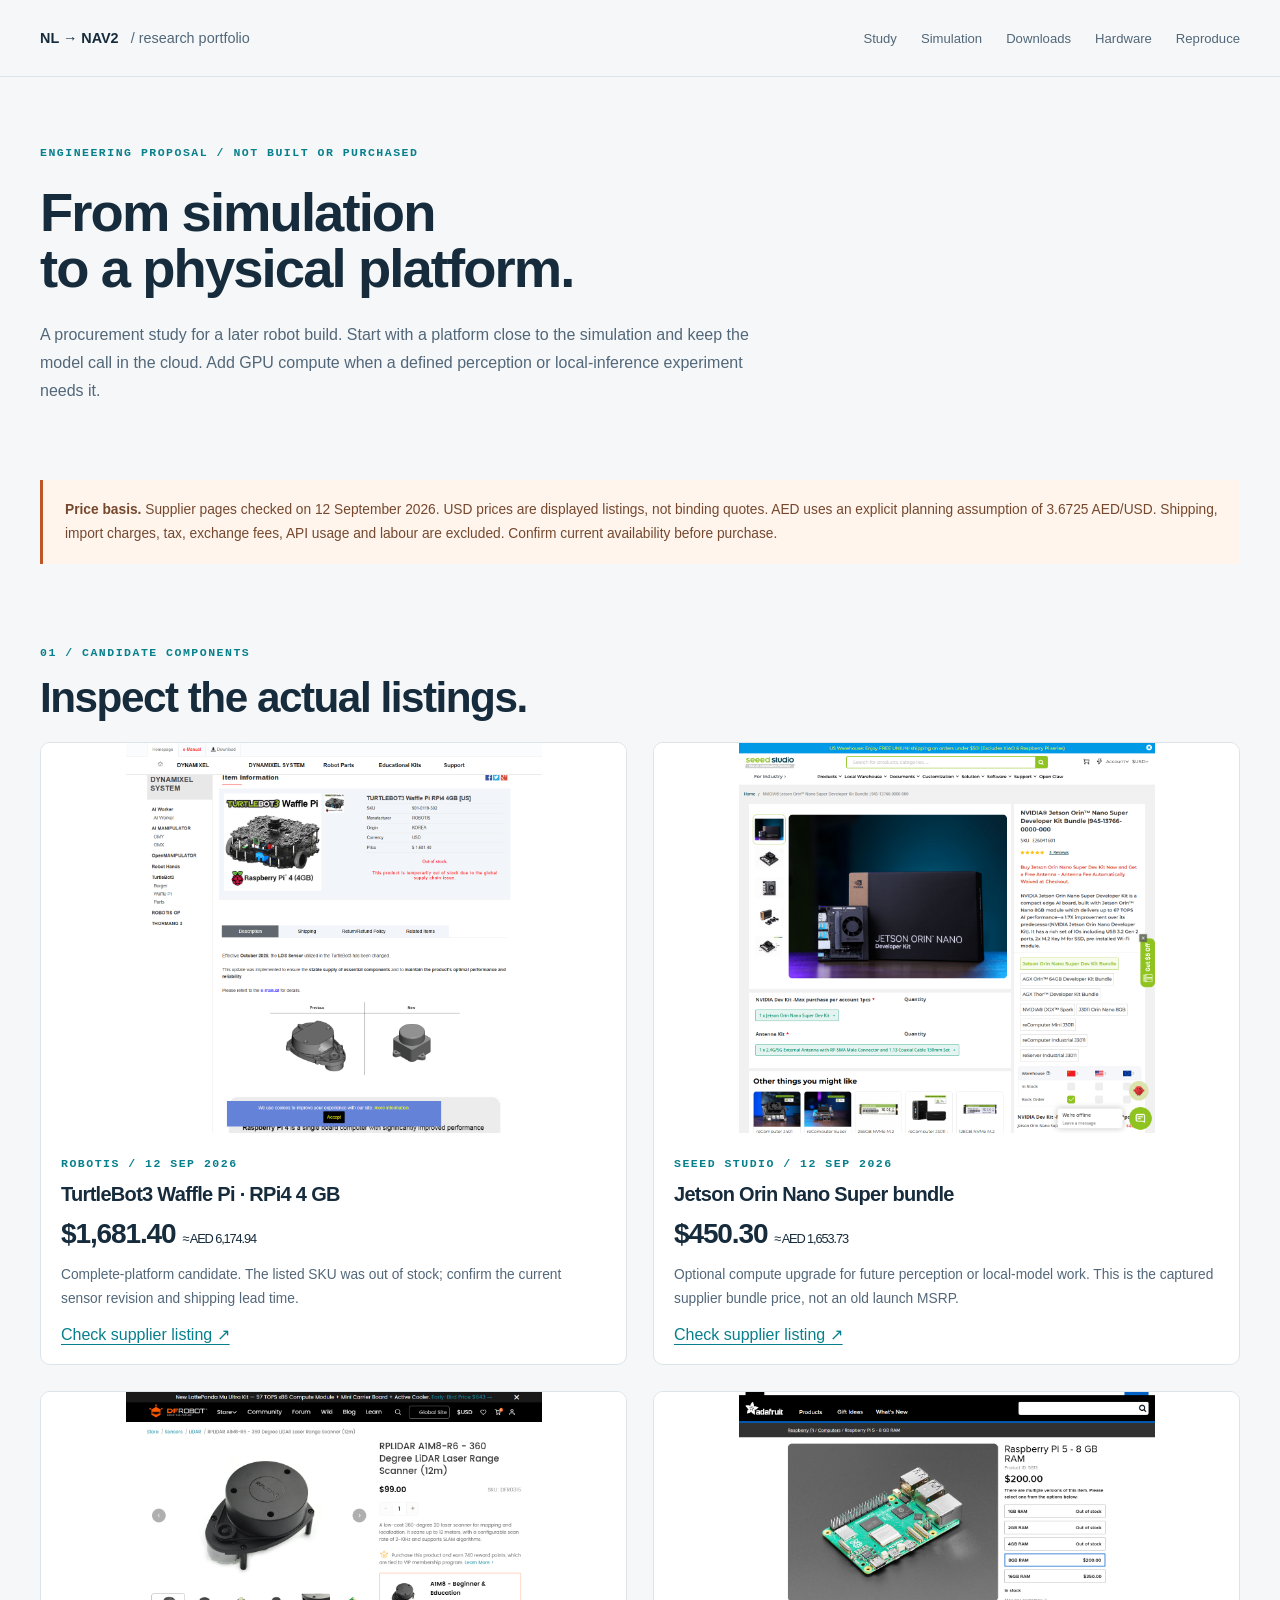
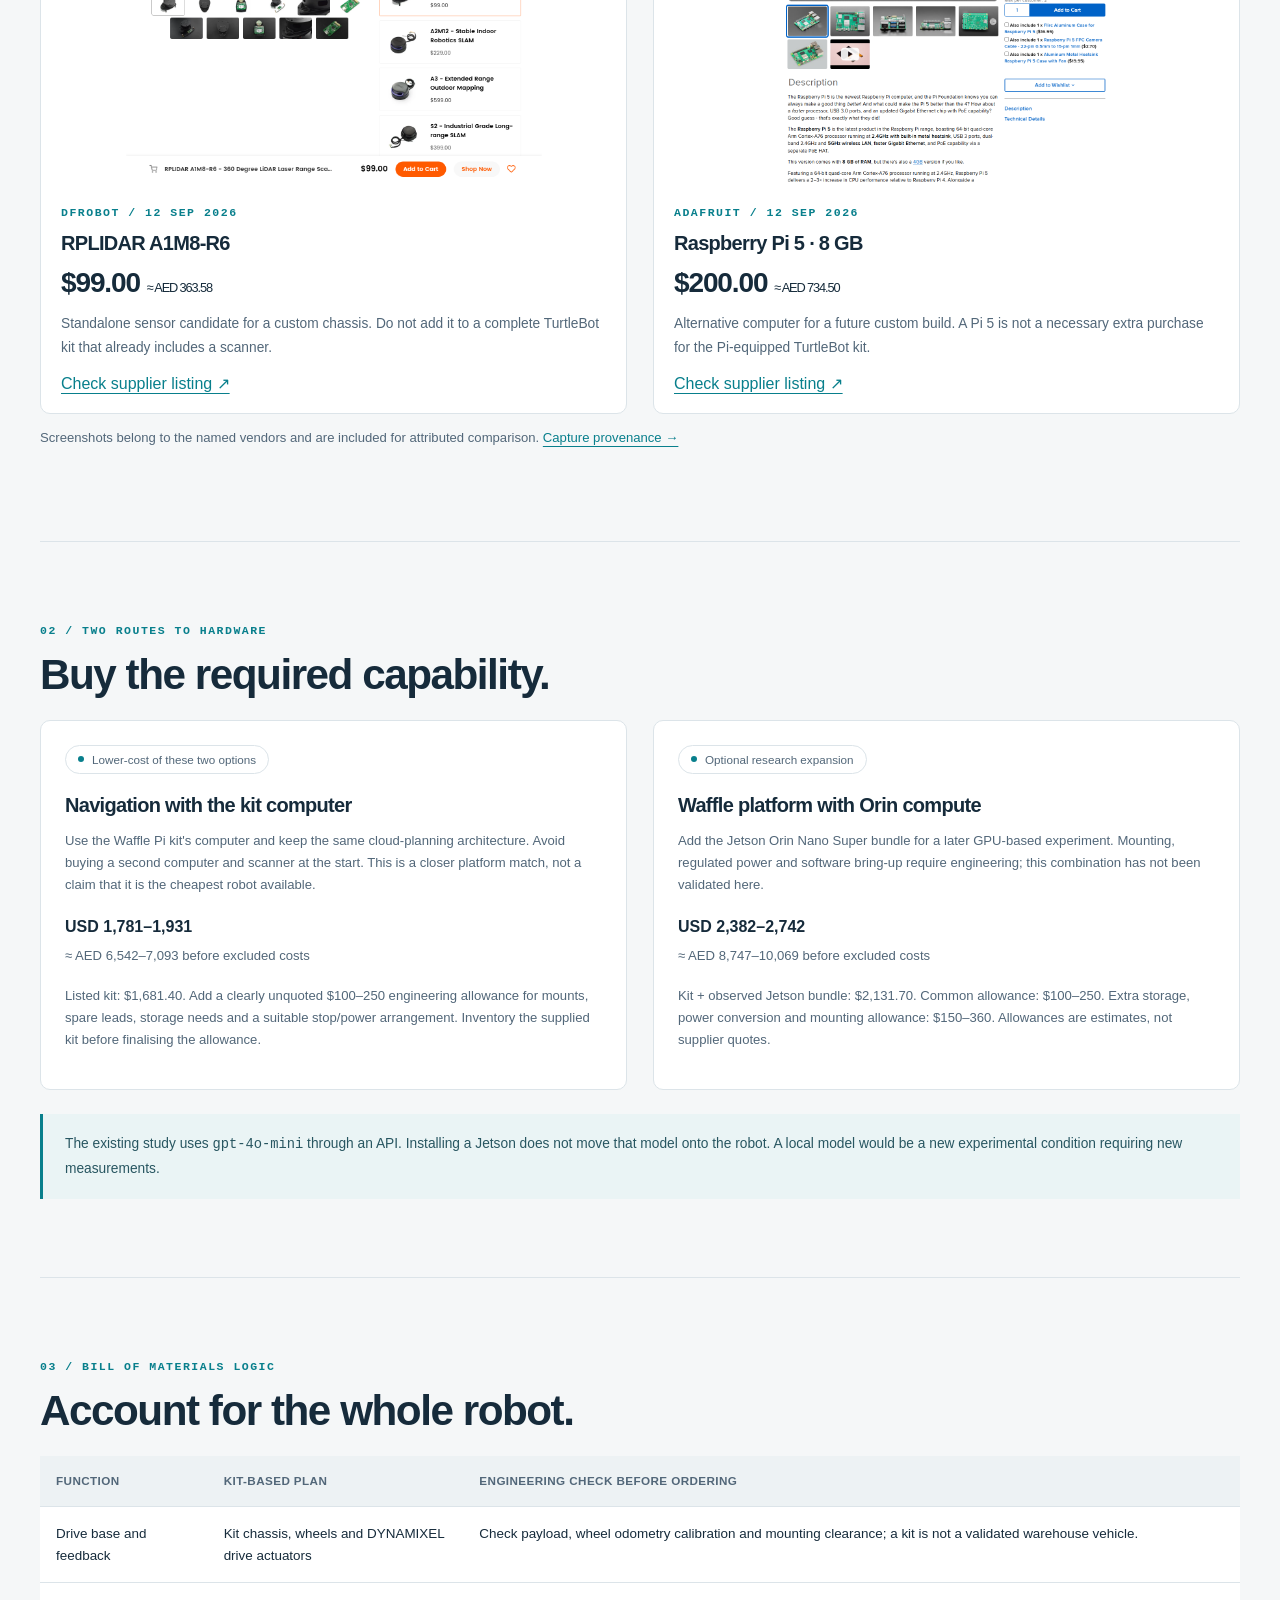
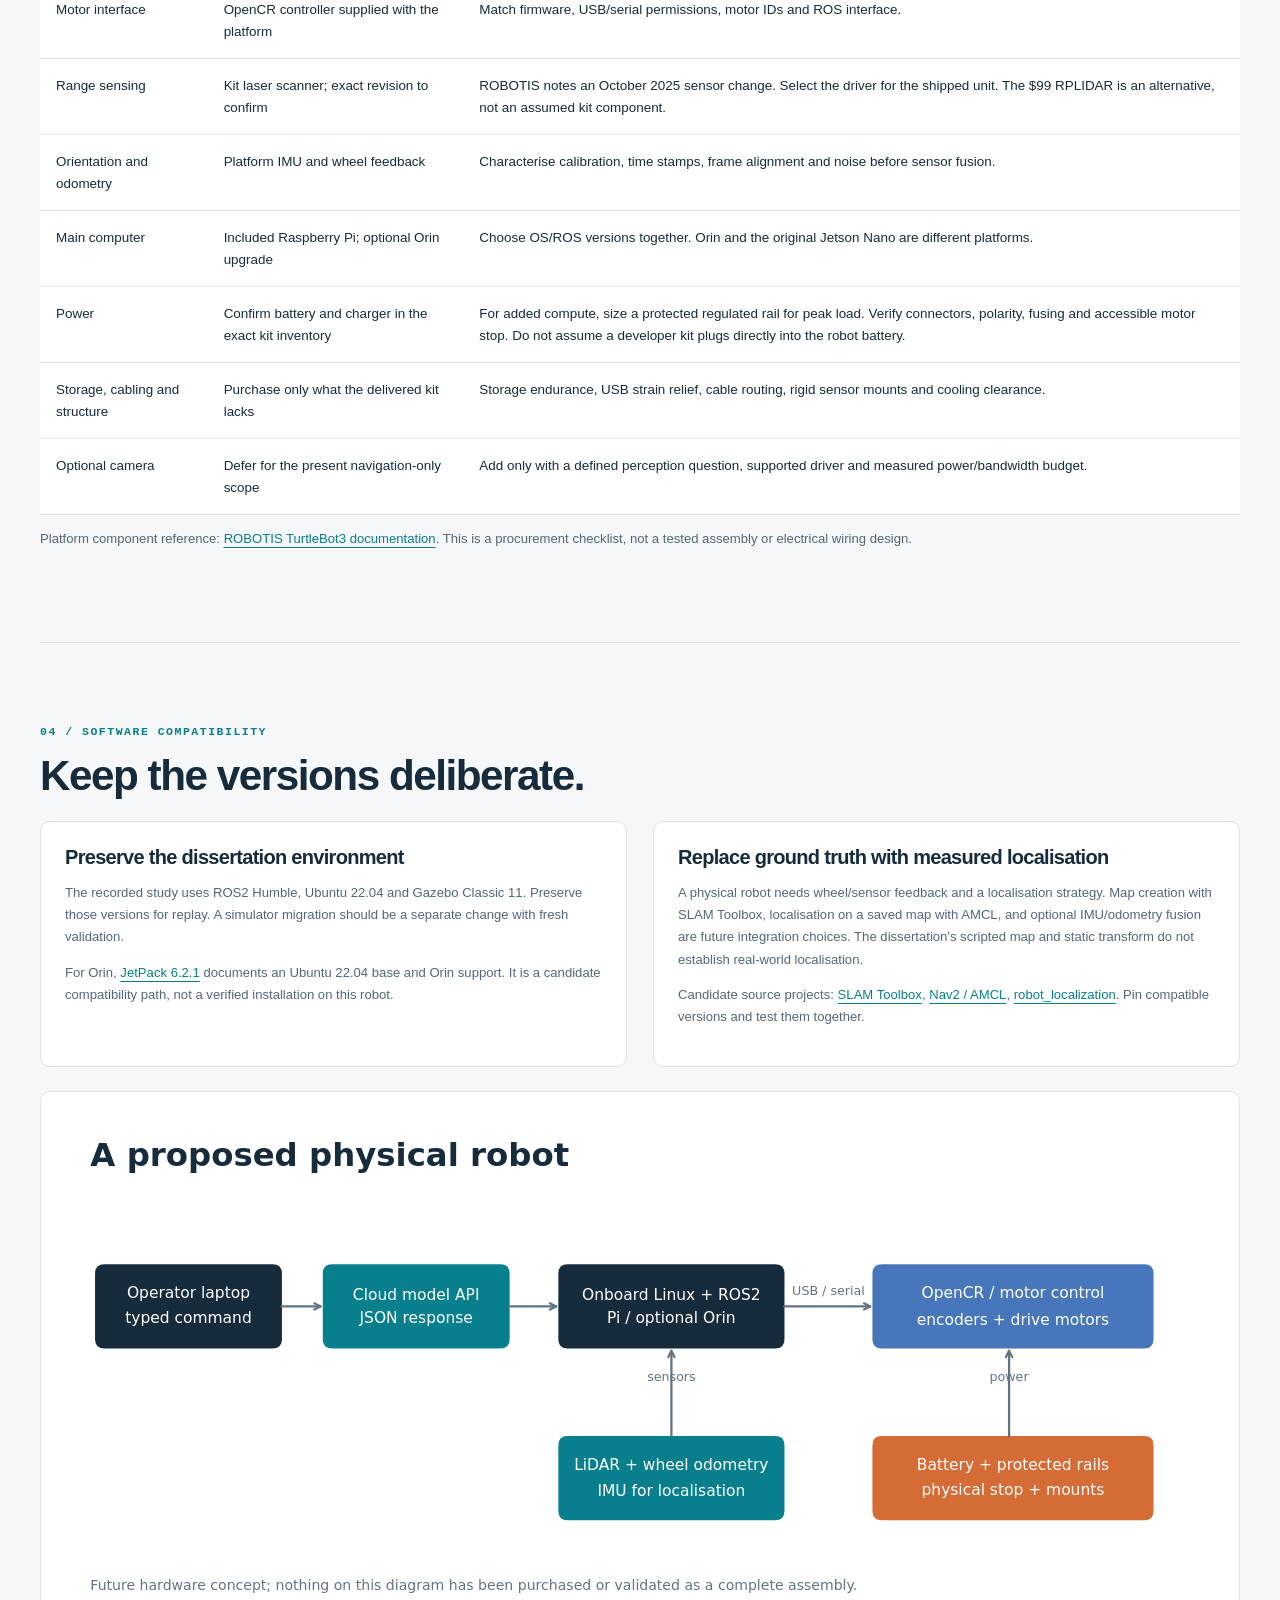
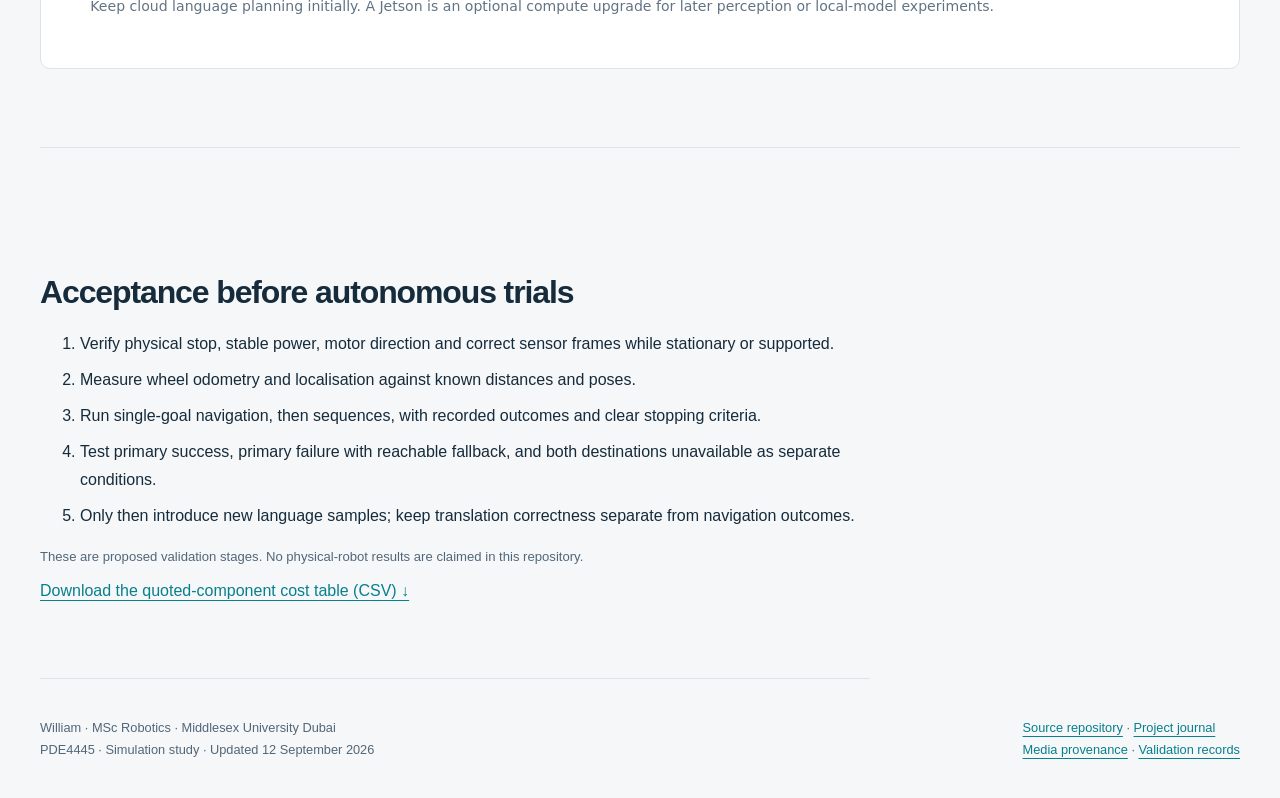
<file: docs/portfolio/hardware.html>
<!doctype html><html lang="en"><head><meta charset="utf-8"><meta name="viewport" content="width=device-width,initial-scale=1"><meta name="description" content="William's MSc Robotics research: typed language, structured plans and verified warehouse navigation. Explore the evidence, simulation and engineering artifacts."><title>Proposed hardware and costs · NL → Nav2</title><link rel="icon" href="favicon.svg" type="image/svg+xml"><link rel="stylesheet" href="style.css"></head><body><a class="skip" href="#main">Skip to content</a><header class="topbar"><div class="wrap"><a class="brand" href="index.html">NL → NAV2 <span>/ research portfolio</span></a><nav aria-label="Main navigation"><a href="index.html#study">Study</a><a href="index.html#simulation">Simulation</a><a href="index.html#downloads">Downloads</a><a href="hardware.html">Hardware</a><a href="reproduce.html">Reproduce</a></nav></div></header><main id="main"><div class="wrap"><section class="subhero"><span class="eyebrow">Engineering proposal / not built or purchased</span><h1>From simulation<br>to a physical platform.</h1><p>A procurement study for a later robot build. Start with a platform close to the simulation and keep the model call in the cloud. Add GPU compute when a defined perception or local-inference experiment needs it.</p></section><div class="note"><strong>Price basis.</strong> Supplier pages checked on 12 September 2026. USD prices are displayed listings, not binding quotes. AED uses an explicit planning assumption of 3.6725 AED/USD. Shipping, import charges, tax, exchange fees, API usage and labour are excluded. Confirm current availability before purchase.</div><section class="section"><span class="eyebrow">01 / Candidate components</span><h2>Inspect the actual listings.</h2><div class="grid2"><article class="media-card hardware-card"><a href="media/hardware/waffle-pi.png"><img loading="lazy" src="media/hardware/waffle-pi.png" alt="Dated ROBOTIS product-page screenshot for TurtleBot3 Waffle Pi · RPi4 4 GB"></a><div class="body"><span class="eyebrow">ROBOTIS / 12 Sep 2026</span><h3 style="margin-top:10px">TurtleBot3 Waffle Pi · RPi4 4 GB</h3><div class="price">$1,681.40 <small>≈ AED 6,174.94</small></div><p>Complete-platform candidate. The listed SKU was out of stock; confirm the current sensor revision and shipping lead time.</p><a href="https://en.robotis.com/shop_en/item.php?it_id=901-0119-302">Check supplier listing ↗</a></div></article><article class="media-card hardware-card"><a href="media/hardware/jetson-orin.png"><img loading="lazy" src="media/hardware/jetson-orin.png" alt="Dated Seeed Studio product-page screenshot for Jetson Orin Nano Super bundle"></a><div class="body"><span class="eyebrow">Seeed Studio / 12 Sep 2026</span><h3 style="margin-top:10px">Jetson Orin Nano Super bundle</h3><div class="price">$450.30 <small>≈ AED 1,653.73</small></div><p>Optional compute upgrade for future perception or local-model work. This is the captured supplier bundle price, not an old launch MSRP.</p><a href="https://www.seeedstudio.com/NVIDIAr-Jetson-Orintm-Nano-Super-Developer-Kit-Bundle.html">Check supplier listing ↗</a></div></article><article class="media-card hardware-card"><a href="media/hardware/rplidar.png"><img loading="lazy" src="media/hardware/rplidar.png" alt="Dated DFRobot product-page screenshot for RPLIDAR A1M8-R6"></a><div class="body"><span class="eyebrow">DFRobot / 12 Sep 2026</span><h3 style="margin-top:10px">RPLIDAR A1M8-R6</h3><div class="price">$99.00 <small>≈ AED 363.58</small></div><p>Standalone sensor candidate for a custom chassis. Do not add it to a complete TurtleBot kit that already includes a scanner.</p><a href="https://www.dfrobot.com/product-1125.html">Check supplier listing ↗</a></div></article><article class="media-card hardware-card"><a href="media/hardware/raspberry-pi.png"><img loading="lazy" src="media/hardware/raspberry-pi.png" alt="Dated Adafruit product-page screenshot for Raspberry Pi 5 · 8 GB"></a><div class="body"><span class="eyebrow">Adafruit / 12 Sep 2026</span><h3 style="margin-top:10px">Raspberry Pi 5 · 8 GB</h3><div class="price">$200.00 <small>≈ AED 734.50</small></div><p>Alternative computer for a future custom build. A Pi 5 is not a necessary extra purchase for the Pi-equipped TurtleBot kit.</p><a href="https://www.adafruit.com/product/5813">Check supplier listing ↗</a></div></article></div><p class="small">Screenshots belong to the named vendors and are included for attributed comparison. <a href="media/hardware/sources.json">Capture provenance →</a></p></section>
<section class="section"><span class="eyebrow">02 / Two routes to hardware</span><h2>Buy the required capability.</h2><div class="grid2"><article class="plate"><span class="tag">Lower-cost of these two options</span><h3 style="margin-top:20px">Navigation with the kit computer</h3><p class="small">Use the Waffle Pi kit's computer and keep the same cloud-planning architecture. Avoid buying a second computer and scanner at the start. This is a closer platform match, not a claim that it is the cheapest robot available.</p><p><strong>USD 1,781–1,931</strong><br><span class="small">≈ AED 6,542–7,093 before excluded costs</span></p><p class="small">Listed kit: $1,681.40. Add a clearly unquoted $100–250 engineering allowance for mounts, spare leads, storage needs and a suitable stop/power arrangement. Inventory the supplied kit before finalising the allowance.</p></article><article class="plate"><span class="tag">Optional research expansion</span><h3 style="margin-top:20px">Waffle platform with Orin compute</h3><p class="small">Add the Jetson Orin Nano Super bundle for a later GPU-based experiment. Mounting, regulated power and software bring-up require engineering; this combination has not been validated here.</p><p><strong>USD 2,382–2,742</strong><br><span class="small">≈ AED 8,747–10,069 before excluded costs</span></p><p class="small">Kit + observed Jetson bundle: $2,131.70. Common allowance: $100–250. Extra storage, power conversion and mounting allowance: $150–360. Allowances are estimates, not supplier quotes.</p></article></div><div class="note blue">The existing study uses <code>gpt-4o-mini</code> through an API. Installing a Jetson does not move that model onto the robot. A local model would be a new experimental condition requiring new measurements.</div></section>
<section class="section"><span class="eyebrow">03 / Bill of materials logic</span><h2>Account for the whole robot.</h2><div class="table-scroll"><table><thead><tr><th>Function</th><th>Kit-based plan</th><th>Engineering check before ordering</th></tr></thead><tbody>
<tr><td>Drive base and feedback</td><td>Kit chassis, wheels and DYNAMIXEL drive actuators</td><td>Check payload, wheel odometry calibration and mounting clearance; a kit is not a validated warehouse vehicle.</td></tr>
<tr><td>Motor interface</td><td>OpenCR controller supplied with the platform</td><td>Match firmware, USB/serial permissions, motor IDs and ROS interface.</td></tr>
<tr><td>Range sensing</td><td>Kit laser scanner; exact revision to confirm</td><td>ROBOTIS notes an October 2025 sensor change. Select the driver for the shipped unit. The $99 RPLIDAR is an alternative, not an assumed kit component.</td></tr>
<tr><td>Orientation and odometry</td><td>Platform IMU and wheel feedback</td><td>Characterise calibration, time stamps, frame alignment and noise before sensor fusion.</td></tr>
<tr><td>Main computer</td><td>Included Raspberry Pi; optional Orin upgrade</td><td>Choose OS/ROS versions together. Orin and the original Jetson Nano are different platforms.</td></tr>
<tr><td>Power</td><td>Confirm battery and charger in the exact kit inventory</td><td>For added compute, size a protected regulated rail for peak load. Verify connectors, polarity, fusing and accessible motor stop. Do not assume a developer kit plugs directly into the robot battery.</td></tr>
<tr><td>Storage, cabling and structure</td><td>Purchase only what the delivered kit lacks</td><td>Storage endurance, USB strain relief, cable routing, rigid sensor mounts and cooling clearance.</td></tr>
<tr><td>Optional camera</td><td>Defer for the present navigation-only scope</td><td>Add only with a defined perception question, supported driver and measured power/bandwidth budget.</td></tr>
</tbody></table></div><p class="small">Platform component reference: <a href="https://emanual.robotis.com/docs/en/platform/turtlebot3/features/">ROBOTIS TurtleBot3 documentation</a>. This is a procurement checklist, not a tested assembly or electrical wiring design.</p></section>
<section class="section"><span class="eyebrow">04 / Software compatibility</span><h2>Keep the versions deliberate.</h2><div class="grid2"><article class="plate"><h3>Preserve the dissertation environment</h3><p class="small">The recorded study uses ROS2 Humble, Ubuntu 22.04 and Gazebo Classic 11. Preserve those versions for replay. A simulator migration should be a separate change with fresh validation.</p><p class="small">For Orin, <a href="https://developer.nvidia.com/embedded/jetpack-sdk-621">JetPack 6.2.1</a> documents an Ubuntu 22.04 base and Orin support. It is a candidate compatibility path, not a verified installation on this robot.</p></article><article class="plate"><h3>Replace ground truth with measured localisation</h3><p class="small">A physical robot needs wheel/sensor feedback and a localisation strategy. Map creation with SLAM Toolbox, localisation on a saved map with AMCL, and optional IMU/odometry fusion are future integration choices. The dissertation's scripted map and static transform do not establish real-world localisation.</p><p class="small">Candidate source projects: <a href="https://github.com/SteveMacenski/slam_toolbox">SLAM Toolbox</a>, <a href="https://github.com/ros-navigation/navigation2">Nav2 / AMCL</a>, <a href="https://github.com/cra-ros-pkg/robot_localization">robot_localization</a>. Pin compatible versions and test them together.</p></article></div><figure class="plate" style="margin-top:24px"><img loading="lazy" src="assets/hardware-architecture.svg" alt="Proposed robot's compute, sensors, motor control and power interfaces"></figure></section>
<section class="section body-copy"><h2>Acceptance before autonomous trials</h2><ol><li>Verify physical stop, stable power, motor direction and correct sensor frames while stationary or supported.</li><li>Measure wheel odometry and localisation against known distances and poses.</li><li>Run single-goal navigation, then sequences, with recorded outcomes and clear stopping criteria.</li><li>Test primary success, primary failure with reachable fallback, and both destinations unavailable as separate conditions.</li><li>Only then introduce new language samples; keep translation correctness separate from navigation outcomes.</li></ol><p class="small">These are proposed validation stages. No physical-robot results are claimed in this repository.</p><a href="hardware-costs.csv" download>Download the quoted-component cost table (CSV) ↓</a></section></div></main><footer><div class="wrap"><span>William · MSc Robotics · Middlesex University Dubai<br>PDE4445 · Simulation study · Updated 12 September 2026</span><span><a href="https://github.com/Twillur/PDE4445-LLM-Nav2-Planner">Source repository</a> · <a href="https://twillur.github.io/PDE4445-Robotics-Dissertation/">Project journal</a><br><a href="MEDIA.md">Media provenance</a> · <a href="../validation/README.md">Validation records</a></span></div></footer><script src="assets/route-data.js"></script><script src="app.js"></script></body></html>
</file>
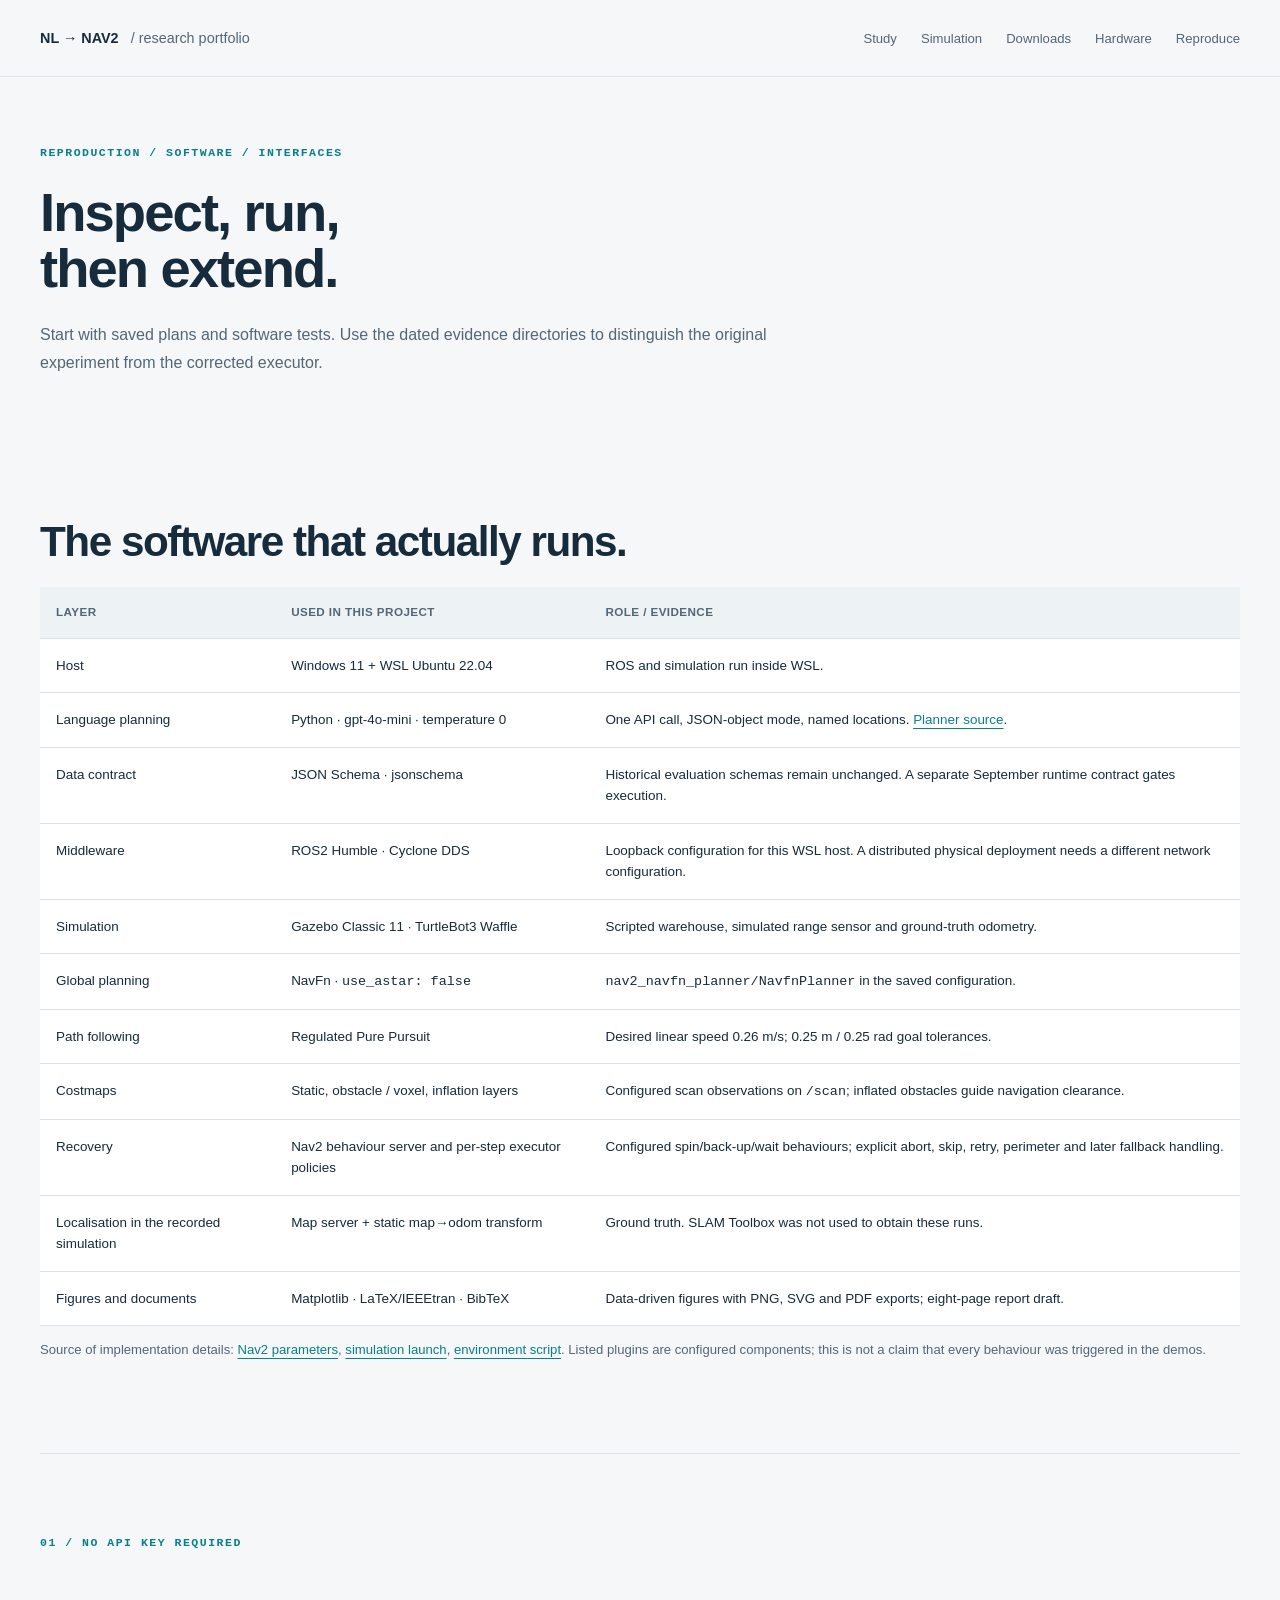
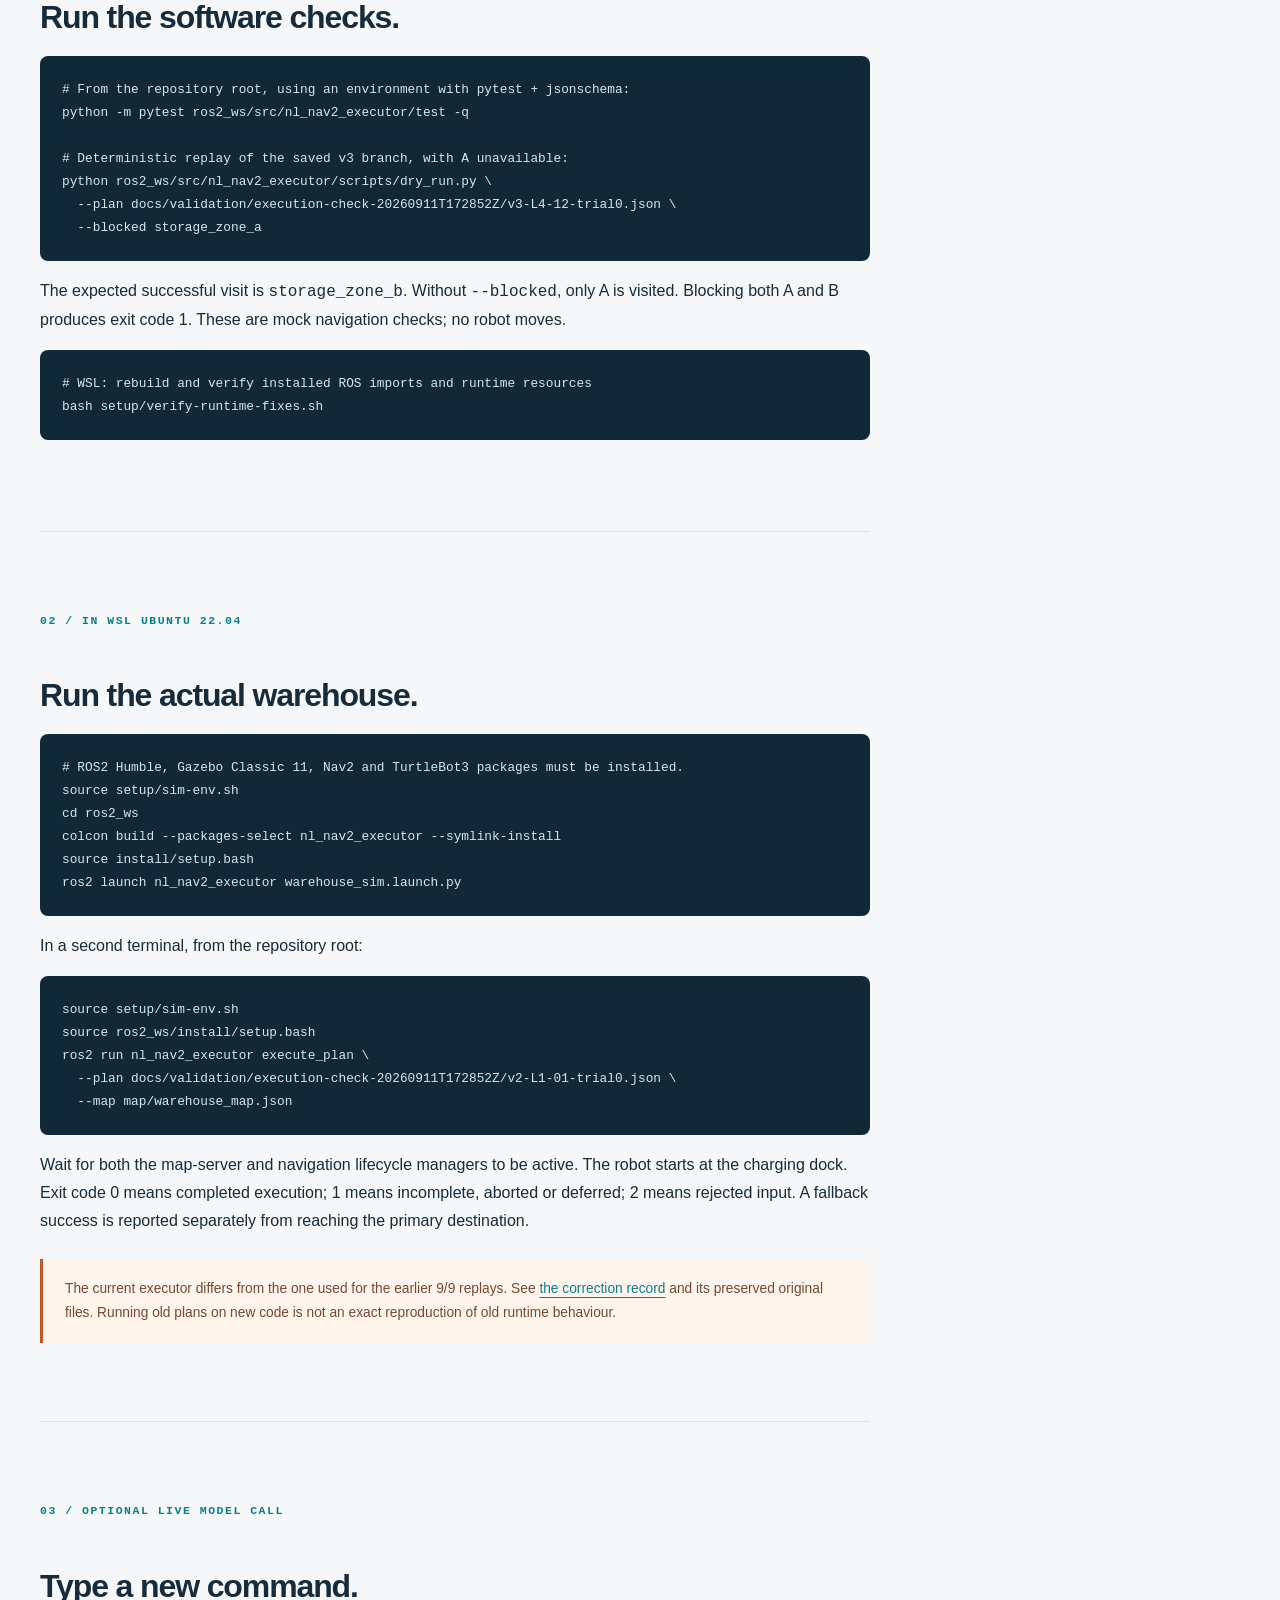
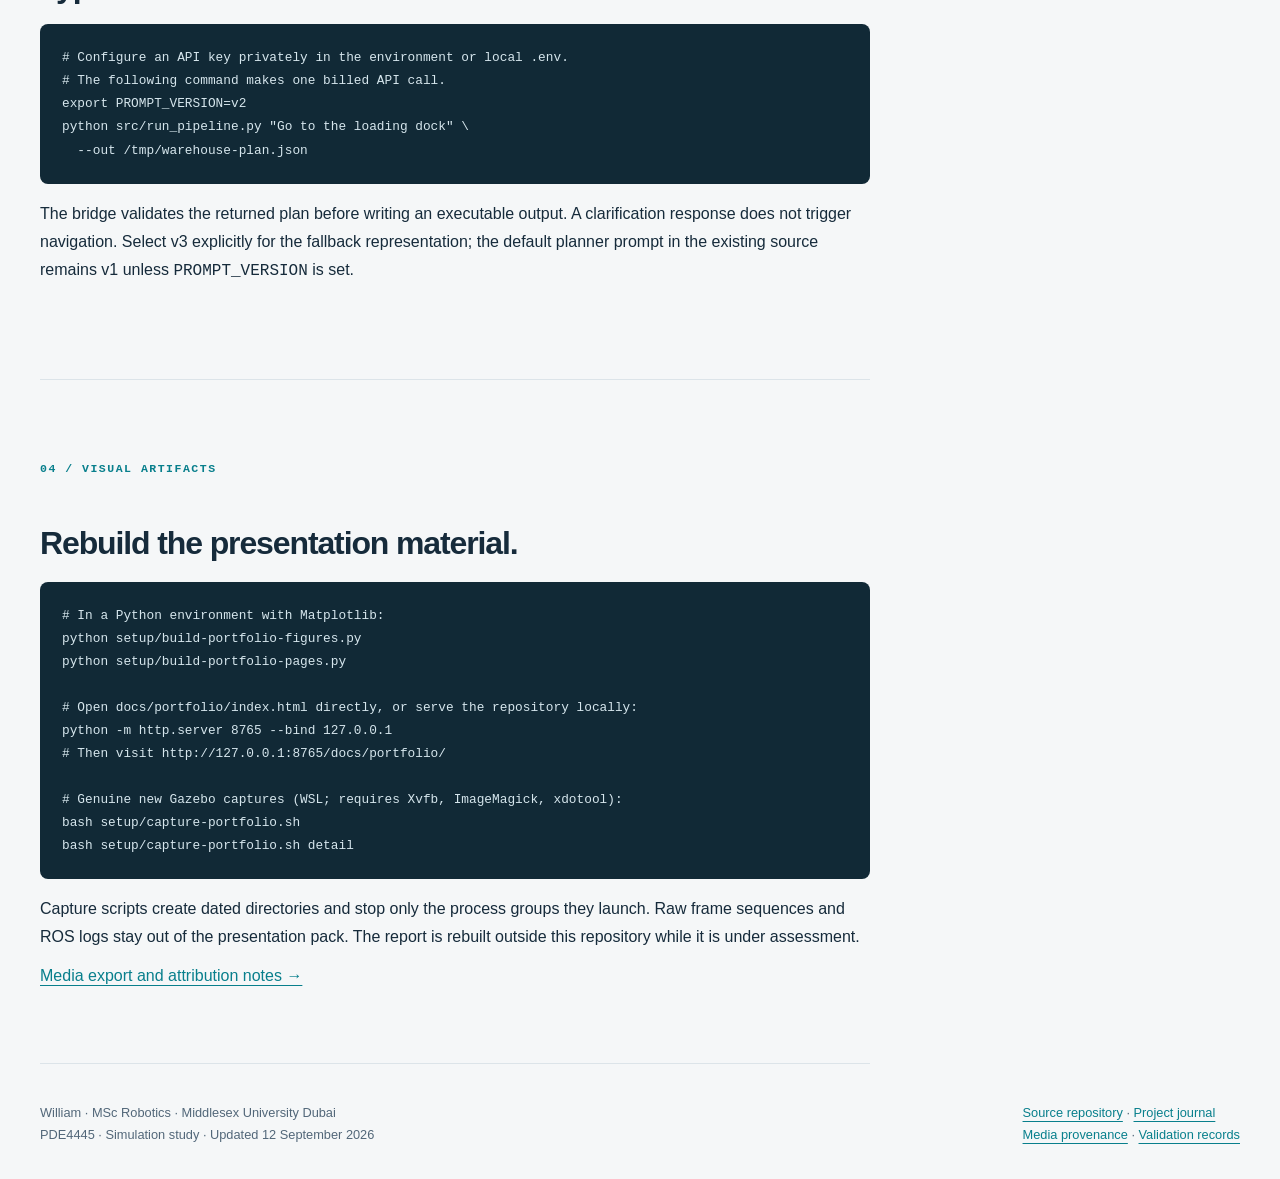
<file: docs/portfolio/reproduce.html>
<!doctype html><html lang="en"><head><meta charset="utf-8"><meta name="viewport" content="width=device-width,initial-scale=1"><meta name="description" content="William's MSc Robotics research: typed language, structured plans and verified warehouse navigation. Explore the evidence, simulation and engineering artifacts."><title>Reproduction and software · NL → Nav2</title><link rel="icon" href="favicon.svg" type="image/svg+xml"><link rel="stylesheet" href="style.css"></head><body><a class="skip" href="#main">Skip to content</a><header class="topbar"><div class="wrap"><a class="brand" href="index.html">NL → NAV2 <span>/ research portfolio</span></a><nav aria-label="Main navigation"><a href="index.html#study">Study</a><a href="index.html#simulation">Simulation</a><a href="index.html#downloads">Downloads</a><a href="hardware.html">Hardware</a><a href="reproduce.html">Reproduce</a></nav></div></header><main id="main"><div class="wrap"><section class="subhero"><span class="eyebrow">Reproduction / software / interfaces</span><h1>Inspect, run,<br>then extend.</h1><p>Start with saved plans and software tests. Use the dated evidence directories to distinguish the original experiment from the corrected executor.</p></section><section class="section" id="stack"><h2>The software that actually runs.</h2><div class="table-scroll"><table><thead><tr><th>Layer</th><th>Used in this project</th><th>Role / evidence</th></tr></thead><tbody>
<tr><td>Host</td><td>Windows 11 + WSL Ubuntu 22.04</td><td>ROS and simulation run inside WSL.</td></tr>
<tr><td>Language planning</td><td>Python · gpt-4o-mini · temperature 0</td><td>One API call, JSON-object mode, named locations. <a href="../../src/planner.py">Planner source</a>.</td></tr>
<tr><td>Data contract</td><td>JSON Schema · jsonschema</td><td>Historical evaluation schemas remain unchanged. A separate September runtime contract gates execution.</td></tr>
<tr><td>Middleware</td><td>ROS2 Humble · Cyclone DDS</td><td>Loopback configuration for this WSL host. A distributed physical deployment needs a different network configuration.</td></tr>
<tr><td>Simulation</td><td>Gazebo Classic 11 · TurtleBot3 Waffle</td><td>Scripted warehouse, simulated range sensor and ground-truth odometry.</td></tr>
<tr><td>Global planning</td><td>NavFn · <code>use_astar: false</code></td><td><code>nav2_navfn_planner/NavfnPlanner</code> in the saved configuration.</td></tr>
<tr><td>Path following</td><td>Regulated Pure Pursuit</td><td>Desired linear speed 0.26 m/s; 0.25 m / 0.25 rad goal tolerances.</td></tr>
<tr><td>Costmaps</td><td>Static, obstacle / voxel, inflation layers</td><td>Configured scan observations on <code>/scan</code>; inflated obstacles guide navigation clearance.</td></tr>
<tr><td>Recovery</td><td>Nav2 behaviour server and per-step executor policies</td><td>Configured spin/back-up/wait behaviours; explicit abort, skip, retry, perimeter and later fallback handling.</td></tr>
<tr><td>Localisation in the recorded simulation</td><td>Map server + static map→odom transform</td><td>Ground truth. SLAM Toolbox was not used to obtain these runs.</td></tr>
<tr><td>Figures and documents</td><td>Matplotlib · LaTeX/IEEEtran · BibTeX</td><td>Data-driven figures with PNG, SVG and PDF exports; eight-page report draft.</td></tr>
</tbody></table></div><p class="small">Source of implementation details: <a href="../../ros2_ws/src/nl_nav2_executor/params/nav2_params.yaml">Nav2 parameters</a>, <a href="../../ros2_ws/src/nl_nav2_executor/launch/warehouse_sim.launch.py">simulation launch</a>, <a href="../../setup/sim-env.sh">environment script</a>. Listed plugins are configured components; this is not a claim that every behaviour was triggered in the demos.</p></section>
<section class="section body-copy"><span class="eyebrow">01 / No API key required</span><h2>Run the software checks.</h2><pre><code># From the repository root, using an environment with pytest + jsonschema:
python -m pytest ros2_ws/src/nl_nav2_executor/test -q

# Deterministic replay of the saved v3 branch, with A unavailable:
python ros2_ws/src/nl_nav2_executor/scripts/dry_run.py \
  --plan docs/validation/execution-check-20260911T172852Z/v3-L4-12-trial0.json \
  --blocked storage_zone_a</code></pre><p>The expected successful visit is <code>storage_zone_b</code>. Without <code>--blocked</code>, only A is visited. Blocking both A and B produces exit code 1. These are mock navigation checks; no robot moves.</p><pre><code># WSL: rebuild and verify installed ROS imports and runtime resources
bash setup/verify-runtime-fixes.sh</code></pre></section>
<section class="section body-copy"><span class="eyebrow">02 / In WSL Ubuntu 22.04</span><h2>Run the actual warehouse.</h2><pre><code># ROS2 Humble, Gazebo Classic 11, Nav2 and TurtleBot3 packages must be installed.
source setup/sim-env.sh
cd ros2_ws
colcon build --packages-select nl_nav2_executor --symlink-install
source install/setup.bash
ros2 launch nl_nav2_executor warehouse_sim.launch.py</code></pre><p>In a second terminal, from the repository root:</p><pre><code>source setup/sim-env.sh
source ros2_ws/install/setup.bash
ros2 run nl_nav2_executor execute_plan \
  --plan docs/validation/execution-check-20260911T172852Z/v2-L1-01-trial0.json \
  --map map/warehouse_map.json</code></pre><p>Wait for both the map-server and navigation lifecycle managers to be active. The robot starts at the charging dock. Exit code 0 means completed execution; 1 means incomplete, aborted or deferred; 2 means rejected input. A fallback success is reported separately from reaching the primary destination.</p><div class="note">The current executor differs from the one used for the earlier 9/9 replays. See <a href="../validation/runtime-fixes-20260912/README.md">the correction record</a> and its preserved original files. Running old plans on new code is not an exact reproduction of old runtime behaviour.</div></section>
<section class="section body-copy"><span class="eyebrow">03 / Optional live model call</span><h2>Type a new command.</h2><pre><code># Configure an API key privately in the environment or local .env.
# The following command makes one billed API call.
export PROMPT_VERSION=v2
python src/run_pipeline.py "Go to the loading dock" \
  --out /tmp/warehouse-plan.json</code></pre><p>The bridge validates the returned plan before writing an executable output. A clarification response does not trigger navigation. Select v3 explicitly for the fallback representation; the default planner prompt in the existing source remains v1 unless <code>PROMPT_VERSION</code> is set.</p></section>
<section class="section body-copy"><span class="eyebrow">04 / Visual artifacts</span><h2>Rebuild the presentation material.</h2><pre><code># In a Python environment with Matplotlib:
python setup/build-portfolio-figures.py
python setup/build-portfolio-pages.py

# Open docs/portfolio/index.html directly, or serve the repository locally:
python -m http.server 8765 --bind 127.0.0.1
# Then visit http://127.0.0.1:8765/docs/portfolio/

# Genuine new Gazebo captures (WSL; requires Xvfb, ImageMagick, xdotool):
bash setup/capture-portfolio.sh
bash setup/capture-portfolio.sh detail</code></pre><p>Capture scripts create dated directories and stop only the process groups they launch. Raw frame sequences and ROS logs stay out of the presentation pack. The report is rebuilt outside this repository while it is under assessment.</p><a href="MEDIA.md">Media export and attribution notes →</a></section></div></main><footer><div class="wrap"><span>William · MSc Robotics · Middlesex University Dubai<br>PDE4445 · Simulation study · Updated 12 September 2026</span><span><a href="https://github.com/Twillur/PDE4445-LLM-Nav2-Planner">Source repository</a> · <a href="https://twillur.github.io/PDE4445-Robotics-Dissertation/">Project journal</a><br><a href="MEDIA.md">Media provenance</a> · <a href="../validation/README.md">Validation records</a></span></div></footer><script src="assets/route-data.js"></script><script src="app.js"></script></body></html>
</file>
<file: docs/portfolio/style.css>
:root{--ink:#162b3b;--muted:#526779;--paper:#f5f7f8;--line:#dce4e9;--teal:#087f8c;--orange:#bf5628;--navy:#112936;--white:#fff;font-family:Inter,Segoe UI,Arial,sans-serif;color:var(--ink);background:var(--paper);font-synthesis:none}
*{box-sizing:border-box}html{scroll-behavior:smooth;scroll-padding-top:90px}body{margin:0}a{color:var(--teal);text-underline-offset:4px}a:hover{color:#075760}button,input,select{font:inherit}button,a,select,input{touch-action:manipulation}button:focus-visible,a:focus-visible,input:focus-visible,select:focus-visible{outline:3px solid #e6a34c;outline-offset:4px}img,video{max-width:100%;height:auto;display:block}figure{margin:0}figcaption{font-size:.82rem;color:var(--muted);line-height:1.65;padding:14px 0}p{line-height:1.75}h1,h2,h3{letter-spacing:-.035em}h1{font-size:clamp(2.7rem,5.5vw,5.1rem);line-height:1.03;margin:24px 0}h2{font-size:clamp(1.9rem,3.3vw,3rem);line-height:1.15;margin:12px 0 20px}h3{font-size:1.25rem;margin:0 0 12px}.wrap{width:min(1200px,calc(100% - 64px));margin:auto}.topbar{background:rgba(245,247,248,.97);border-bottom:1px solid var(--line);position:sticky;top:0;z-index:10}.topbar .wrap{display:flex;justify-content:space-between;align-items:center;min-height:76px;gap:24px}.brand{font-size:.9rem;font-weight:800;text-decoration:none;color:var(--ink);white-space:nowrap}.brand span{font-weight:400;color:var(--muted);margin-left:8px}.topbar nav{display:flex;gap:24px;align-items:center;flex-wrap:wrap}.topbar nav a{font-size:.82rem;text-decoration:none;color:var(--muted)}.topbar nav a:hover{color:var(--teal)}.eyebrow{font:600 .72rem/1.5 Consolas,monospace;letter-spacing:.13em;text-transform:uppercase;color:var(--teal)}.hero{padding:76px 0 56px;display:grid;grid-template-columns:1.1fr 1fr;gap:60px;align-items:center}.hero p{max-width:520px;color:var(--muted);font-size:1.05rem}.hero .visual{padding:24px;background:var(--navy);border-radius:18px;position:relative;box-shadow:0 24px 60px #142a3a20}.visual img{border-radius:8px}.visual .caption{font-size:.76rem;color:#cadce4;margin:14px 0 0}.tag{display:inline-flex;align-items:center;gap:8px;border:1px solid var(--line);padding:7px 12px;border-radius:100px;font-size:.73rem;color:var(--muted);background:white}.tag:before{content:'';height:6px;width:6px;background:var(--teal);border-radius:50%}.actions{display:flex;flex-wrap:wrap;gap:12px;margin-top:28px}.button,button.primary{display:inline-block;background:var(--ink);color:#fff;border:1px solid var(--ink);border-radius:6px;padding:12px 19px;font-size:.85rem;font-weight:600;text-decoration:none;cursor:pointer}.button:hover,button.primary:hover{background:var(--teal);color:#fff}.button.secondary{background:transparent;color:var(--ink);border-color:var(--line)}.metrics{display:grid;grid-template-columns:repeat(4,1fr);border-top:1px solid var(--line);border-bottom:1px solid var(--line)}.metric{padding:26px 20px;border-right:1px solid var(--line)}.metric:first-child{padding-left:0}.metric:last-child{border:0}.metric strong{display:block;font-size:2.2rem;letter-spacing:-.05em}.metric span{font-size:.75rem;color:var(--muted);line-height:1.55;display:block;margin-top:7px}.section{padding:78px 0;border-bottom:1px solid var(--line)}.section-heading{display:flex;justify-content:space-between;align-items:flex-end;gap:30px;margin-bottom:28px}.section-heading p{max-width:490px;color:var(--muted);margin:0 0 20px}.plate{background:white;border:1px solid var(--line);border-radius:10px;padding:24px}.plate>img{width:100%}.grid2{display:grid;grid-template-columns:1fr 1fr;gap:26px}.grid3{display:grid;grid-template-columns:repeat(3,1fr);gap:22px}.grid5{display:grid;grid-template-columns:repeat(5,1fr);gap:12px}.level{background:white;border:1px solid var(--line);padding:22px 18px;border-radius:8px}.level b{display:block;font:700 .8rem Consolas,monospace;color:var(--teal);margin-bottom:15px}.level h3{font-size:1rem}.level p{font-size:.8rem;color:var(--muted);line-height:1.6;margin-bottom:0}.note{border-left:3px solid var(--orange);background:#fff5ed;padding:18px 22px;color:#75482e;font-size:.86rem;line-height:1.75;margin-top:24px}.note.blue{border-color:var(--teal);background:#eaf4f5;color:#285661}.replay{display:grid;grid-template-columns:1.35fr 1fr;gap:32px;align-items:center}.replay svg{display:block;width:100%;background:#f3f6f8;border-radius:6px}.replay label{font-size:.8rem;font-weight:600;display:block;margin:20px 0 9px}.replay select{width:100%;padding:11px;background:white;border:1px solid var(--line);border-radius:6px;color:var(--ink)}.replay input[type=range]{width:100%;accent-color:var(--teal)}.replay ol{font: .78rem/2 Consolas,monospace;padding-left:25px;color:var(--muted)}.small{font-size:.82rem;color:var(--muted);line-height:1.7}.replay-meta{font: .78rem Consolas,monospace;margin-top:13px;min-height:2em}.media-card{background:white;border:1px solid var(--line);border-radius:10px;overflow:hidden}.media-card video,.media-card>img{width:100%;aspect-ratio:3/2;object-fit:contain;background:#142a38}.media-card .body{padding:22px}.media-card .body p{font-size:.86rem;color:var(--muted)}.status-row{display:flex;justify-content:space-between;gap:24px;border-bottom:1px solid var(--line);padding:20px 0}.status-row:last-child{border:0}.status-row strong{font-size:.88rem}.status-row p{font-size:.8rem;color:var(--muted);max-width:440px;margin:0}.pill{display:inline-block;padding:5px 10px;background:#e7f4ef;color:#1d6b50;border-radius:4px;font-size:.7rem;font-weight:600;white-space:nowrap}.pill.pending{background:#fff1e6;color:#884b20}.downloads .card{padding:18px;background:white;border:1px solid var(--line);border-radius:9px}.card img{width:100%;aspect-ratio:1.8;object-fit:contain;background:#fff;border-bottom:1px solid var(--line);margin-bottom:18px}.card h3{font-size:1rem}.card p{font-size:.78rem;color:var(--muted);min-height:2.8em}.formats{display:flex;gap:14px;font:600 .75rem Consolas,monospace}.filters{display:flex;gap:8px;margin:20px 0;flex-wrap:wrap}.filters button{padding:9px 17px;background:white;border:1px solid var(--line);border-radius:100px;color:var(--muted);font-size:.8rem;cursor:pointer}.filters button[aria-pressed=true]{background:var(--ink);color:white;border-color:var(--ink)}[hidden]{display:none!important}.report-card{display:flex;gap:25px;align-items:center}.report-card img{width:135px;border:1px solid var(--line);box-shadow:0 6px 22px #142a3a10}.report-card .actions{margin-top:15px}.dark-block{background:var(--navy);color:#eff5f8;padding:35px;border-radius:10px}.dark-block p{color:#bfced7}.dark-block a{color:#72d0cf}.dark-block .eyebrow{color:#72d0cf}.body-copy{max-width:830px}.body-copy h2{font-size:2rem;margin-top:48px}.body-copy h3{margin-top:30px}.body-copy li{line-height:1.75;margin-bottom:8px}.table-scroll{overflow-x:auto}table{width:100%;border-collapse:collapse;font-size:.84rem;background:white}th,td{padding:16px;text-align:left;border-bottom:1px solid var(--line);line-height:1.6;vertical-align:top}th{color:var(--muted);font-size:.73rem;text-transform:uppercase;letter-spacing:.035em;background:#edf2f4}pre{background:var(--navy);color:#d6e6ed;padding:22px;border-radius:8px;overflow:auto;font: .8rem/1.8 Consolas,monospace}code{font-family:Consolas,monospace}.hardware-card img{aspect-ratio:1.5;object-fit:contain;background:white;width:100%}.hardware-card .price{font-size:1.75rem;font-weight:700;letter-spacing:-.04em}.hardware-card .price small{font-size:.8rem;font-weight:400}.hardware-card .body{padding:20px}.hardware-card p{font-size:.82rem;color:var(--muted)}.subhero{padding:65px 0 35px}.subhero h1{font-size:3.4rem;max-width:850px}.subhero p{max-width:750px;color:var(--muted)}footer{padding:38px 0;color:var(--muted);font-size:.8rem;line-height:1.7}footer .wrap{display:flex;justify-content:space-between;gap:25px}.skip{position:absolute;left:20px;top:-60px;background:white;padding:12px;z-index:20}.skip:focus{top:10px}.cover-links{display:flex;gap:14px;flex-wrap:wrap}.cover-links a{font-size:.82rem}.sources li{font-size:.82rem;line-height:1.8} .section-heading h2{margin-bottom:0}
@media(max-width:950px){.hero{gap:30px}.grid5{grid-template-columns:repeat(3,1fr)}.grid3{grid-template-columns:repeat(2,1fr)}.topbar nav{gap:14px}.brand span{display:none}.section-heading{display:block}.section-heading p{margin-top:18px}.replay{gap:24px}}
@media(max-width:680px){.wrap{width:calc(100% - 36px)}.topbar .wrap{padding:15px 0;display:block}.topbar nav{margin-top:13px;gap:16px}.hero{grid-template-columns:1fr;padding:45px 0;gap:30px}.hero h1{font-size:3.2rem}.metrics{grid-template-columns:repeat(2,1fr)}.metric{padding:20px!important;border-bottom:1px solid var(--line)}.grid2,.grid3,.replay{grid-template-columns:1fr}.grid5{grid-template-columns:1fr 1fr}.section{padding:50px 0}.plate{padding:14px}.status-row{display:block}.status-row p{margin-top:10px}.report-card{align-items:flex-start}.report-card img{width:90px}.subhero h1{font-size:2.5rem}footer .wrap{display:block}.dark-block{padding:25px}h2{font-size:2rem}}
@media(prefers-reduced-motion:reduce){html{scroll-behavior:auto}}
@media print{.topbar,.filters,.replay button,footer{display:none}.section{padding:25px 0}.wrap{width:100%}.hero{padding-top:0}.plate,.card{break-inside:avoid}a{color:inherit}.hero .visual{box-shadow:none}}
</file>
